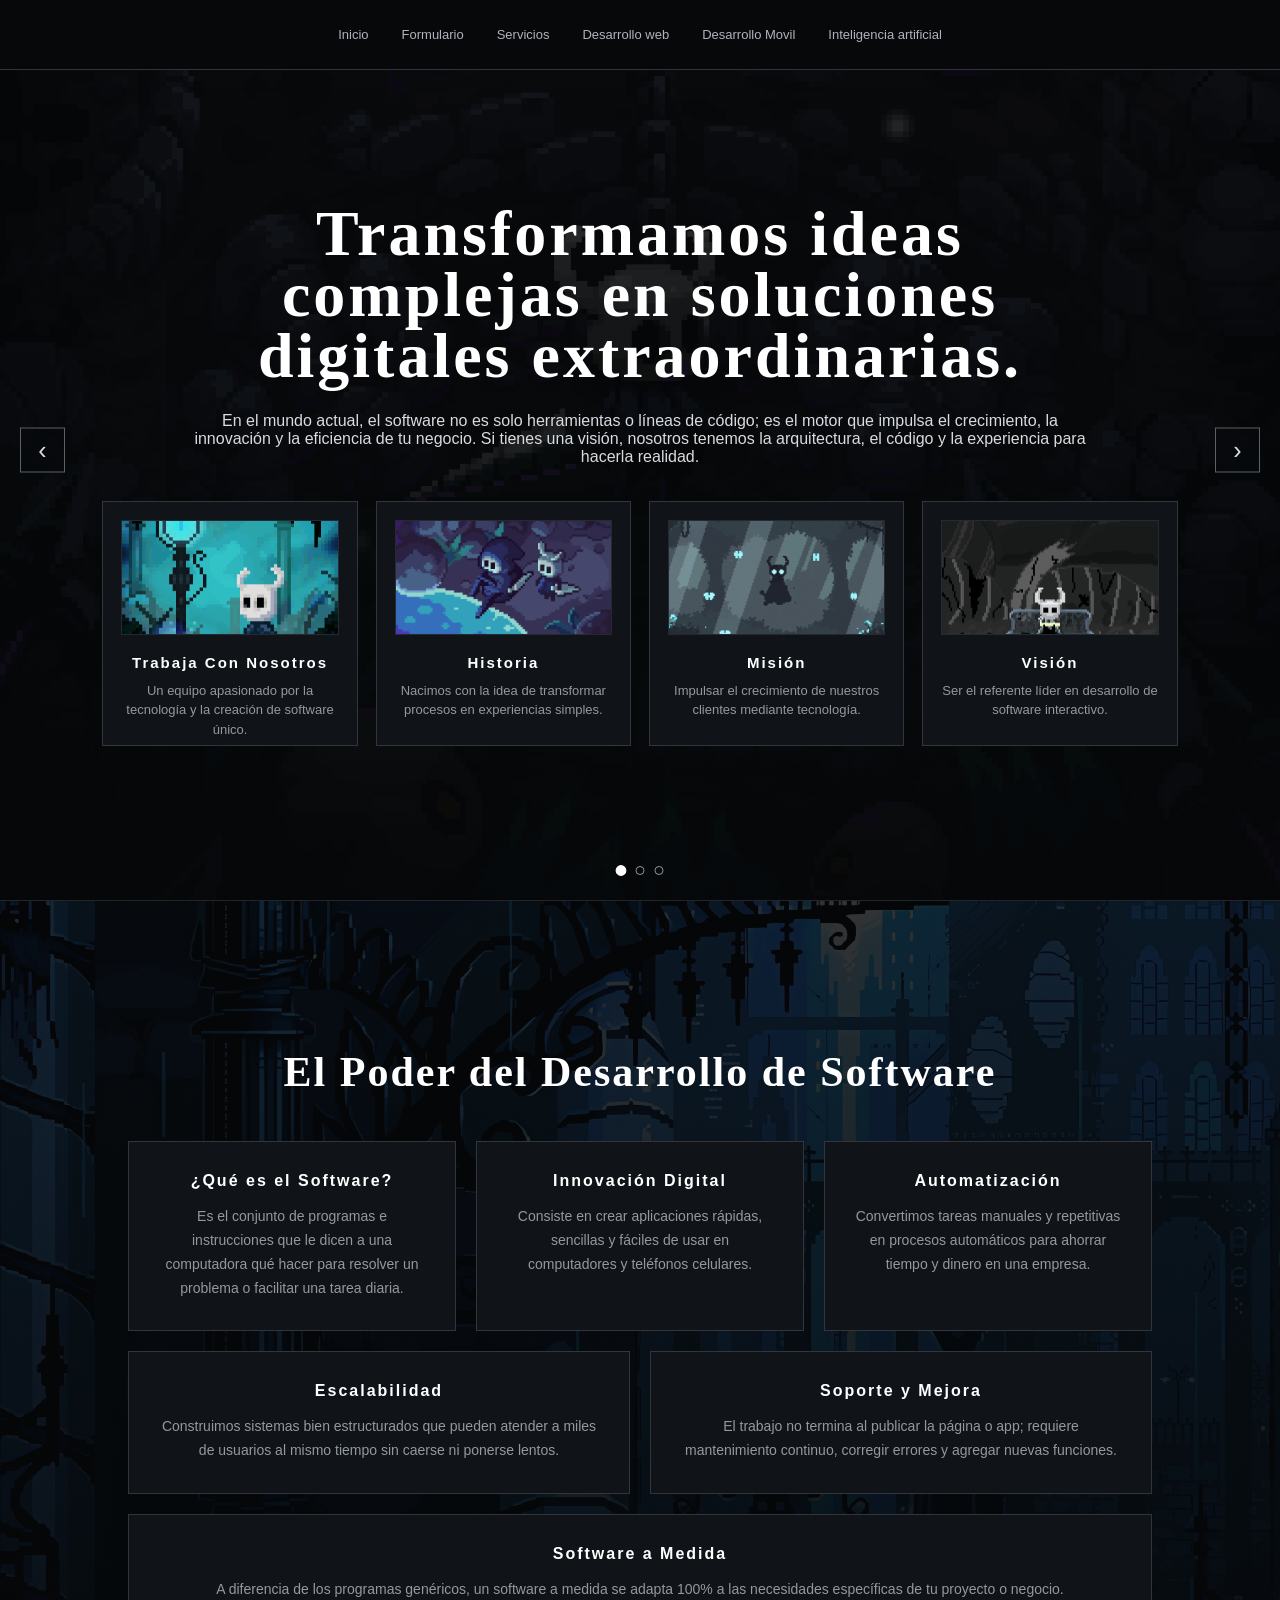
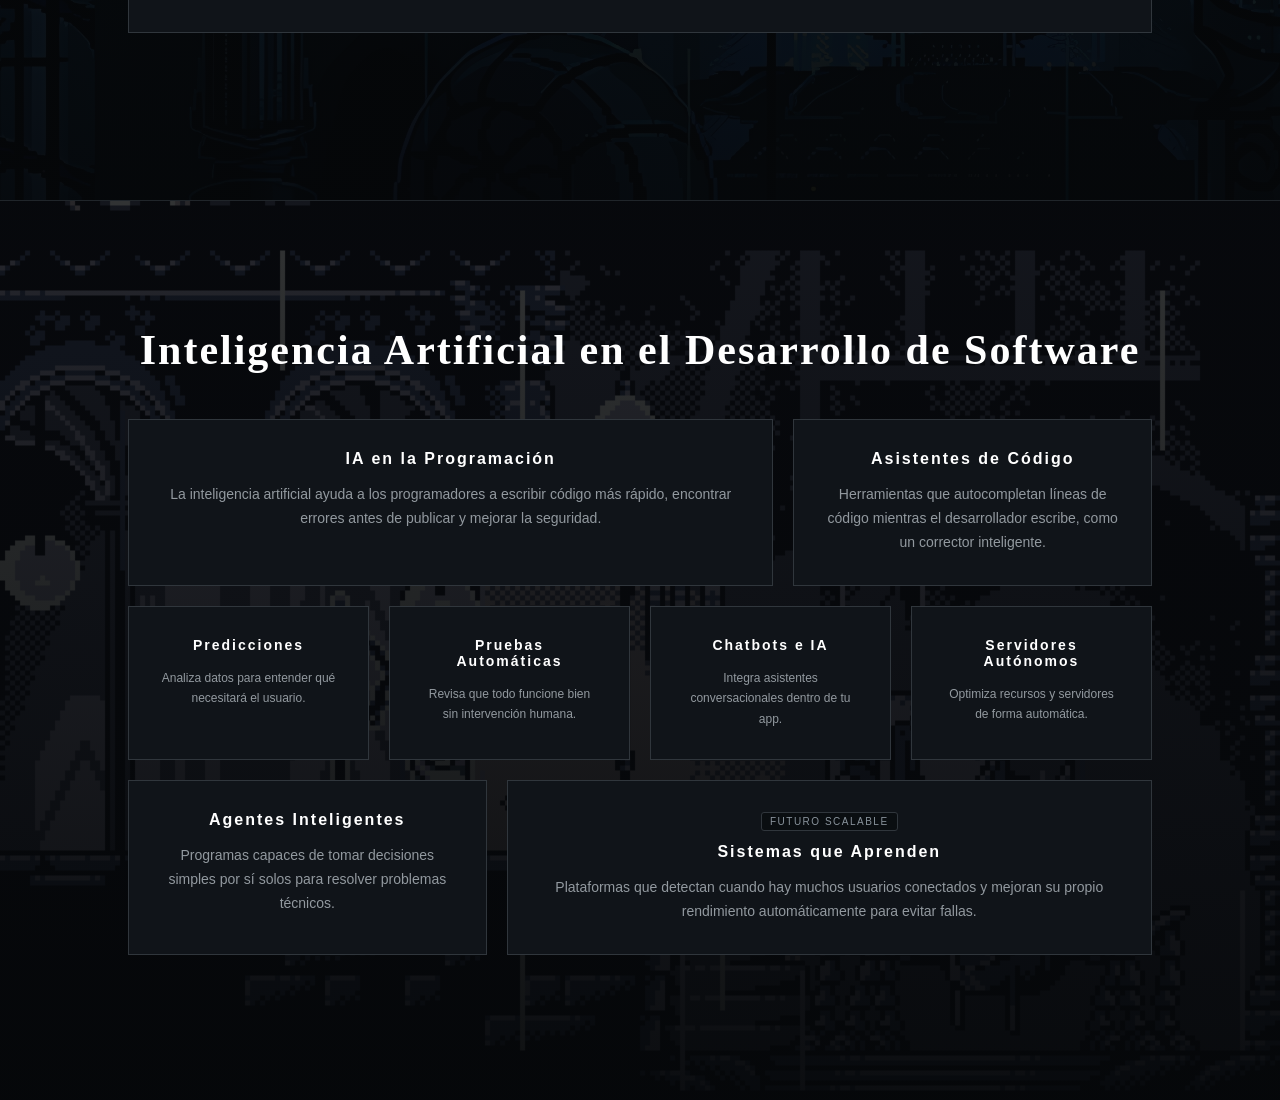
<file: index.html>
<!DOCTYPE html>
<html lang="es">
<head>
    <meta charset="UTF-8">
    <meta name="viewport" content="width=device-width, initial-scale=1.0">
    <title>Mi Sitio Web - Modo Libro</title>
    <link rel="stylesheet" type="text/css" href="pagina_principal.css">
</head>
<body>

    <div id="menu">
   
        <ul>
            
            <li class="item"><a href="#">Inicio</a></li>
            <li class="item"><a href="formu.html">Formulario</a></li>
            <li class="item"><a href="servicios.html">Servicios</a></li>
            <li class="item"><a href="desarrollo-web.html">Desarrollo web</a></li>
            <li class="item"><a href="desarrollo-movil.html">Desarrollo Movil</a></li>
            <li class="item"><a href="inteligencia.html">Inteligencia artificial</a></li>
         
    </div>

   
    <div class="slider-container" id="slider">
        
        <section class="pantalla pagina-inicio">
            <div class="contenido-seccion">
                
                <div id="texto">  
                    <h1>Transformamos ideas complejas en soluciones digitales extraordinarias.</h1> 
                    <br>
                    En el mundo actual, el software no es solo herramientas o líneas de código; es el motor que impulsa el crecimiento, la innovación y la eficiencia de tu negocio. Si tienes una visión, nosotros tenemos la arquitectura, el código y la experiencia para hacerla realidad.
                </div>

                <div class="contenedor-tarjetas">
                    
                    <a href="trabaja.html">
                        <div class="tarjeta-info">
                            <div class="tarjeta-imagen">
                                <img src="historia.gif" alt="Nosotros">
                            </div>
                            <h3>Trabaja Con Nosotros</h3>
                            <p>Un equipo apasionado por la tecnología y la creación de software único.</p>
                        </div>
                    </a>

                    <a href="historia.html">
                        <div class="tarjeta-info">
                            <div class="tarjeta-imagen">
                                <img src="historia2.webp" alt="Historia">
                            </div>
                            <h3>Historia</h3>
                            <p>Nacimos con la idea de transformar procesos en experiencias simples.</p>
                        </div>
                    </a>

                    <a href="mision.html">
                        <div class="tarjeta-info">
                            <div class="tarjeta-imagen">
                                <img src="hisoria3.gif" alt="Misión">
                            </div>
                            <h3>Misión</h3>
                            <p>Impulsar el crecimiento de nuestros clientes mediante tecnología.</p>
                        </div>
                    </a>

                    <a href="vision.html">
                        <div class="tarjeta-info">
                            <div class="tarjeta-imagen">
                                <img src="historia4.gif" alt="Visión">
                            </div>
                            <h3>Visión</h3>
                            <p>Ser el referente líder en desarrollo de software interactivo.</p>
                        </div>
                    </a>

                </div>

            </div>
        </section>

        <section class="pantalla pagina-servicios">
            <div class="contenido-seccion">
                
                <div id="texto">
                    <h1>Nuestros Servicios</h1>
                    <br>
                    Creamos soluciones tecnológicas a tu medida. Desde páginas web dinámicas hasta integraciones de inteligencia artificial y aplicaciones móviles de alto rendimiento.
                </div>

                <div class="contenedor-tarjetas">
                    
                    <a href="trabaja.html" class="tarjeta-enlace">
                        <div class="tarjeta-info">
                            <div class="tarjeta-imagen">
                                <img src="historia.gif" alt="Nosotros">
                            </div>
                            <h3>Trabaja Con Nosotros</h3>
                            <p>Un equipo apasionado por la tecnología y la creación de software único.</p>
                        </div>
                    </a>

                    <a href="historia.html">
                        <div class="tarjeta-info">
                            <div class="tarjeta-imagen">
                                <img src="historia2.webp" alt="Historia">
                            </div>
                            <h3>Historia</h3>
                            <p>Nacimos con la idea de transformar procesos en experiencias simples.</p>
                        </div>
                    </a>

                    <a href="mision.html">
                        <div class="tarjeta-info">
                            <div class="tarjeta-imagen">
                                <img src="hisoria3.gif" alt="Misión">
                            </div>
                            <h3>Misión</h3>
                            <p>Impulsar el crecimiento de nuestros clientes mediante tecnología.</p>
                        </div>
                    </a>

                    <a href="vision.html">
                        <div class="tarjeta-info">
                            <div class="tarjeta-imagen">
                                <img src="historia4.gif" alt="Visión">
                            </div>
                            <h3>Visión</h3>
                            <p>Ser el referente líder en desarrollo de software interactivo.</p>
                        </div>
                    </a>

                </div>

            </div>
        </section>

        <section class="pantalla pagina-contacto">
            <div class="contenido-seccion">
                
                <div id="texto">
                    <h1>¿Listo para iniciar tu proyecto?</h1>
                    <br>
                    Explora el menú superior para conocer nuestros formularios de contacto, revisar ofertas exclusivas o ver nuestros componentes de hardware recomendados.
                </div>

                <div class="contenedor-tarjetas">
                    
                    <a href="trabaja.html" class="tarjeta-enlace">
                        <div class="tarjeta-info">
                            <div class="tarjeta-imagen">
                                <img src="historia.gif" alt="Nosotros">
                            </div>
                            <h3>Trabaja Con Nosotros</h3>
                            <p>Un equipo apasionado por la tecnología y la creación de software único.</p>
                        </div>
                    </a>

                    <a href="historia.html">
                        <div class="tarjeta-info">
                            <div class="tarjeta-imagen">
                                <img src="historia2.webp" alt="Historia">
                            </div>
                            <h3>Historia</h3>
                            <p>Nacimos con la idea de transformar procesos en experiencias simples.</p>
                        </div>
                    </a>

                    <a href="mision.html">
                        <div class="tarjeta-info">
                            <div class="tarjeta-imagen">
                                <img src="hisoria3.gif" alt="Misión">
                            </div>
                            <h3>Misión</h3>
                            <p>Impulsar el crecimiento de nuestros clientes mediante tecnología.</p>
                        </div>
                    </a>

                    <a href="vision.html">
                        <div class="tarjeta-info">
                            <div class="tarjeta-imagen">
                                <img src="historia4.gif" alt="Visión">
                            </div>
                            <h3>Visión</h3>
                            <p>Ser el referente líder en desarrollo de software interactivo.</p>
                        </div>
                    </a>

                </div>

            </div>
        </section>

    </div>

    <!-- NUEVA SECCIÓN DEBAJO DEL SLIDER COMPLETO -->
<section class="seccion-abajo">
    <div class="contenido-abajo">
        <h2 class="titulo-ia">El Poder del Desarrollo de Software</h2>
        
        <!--  3 Cajas -->
        <div class="contenedor-cajas-nuevas fila-3">
            <div class="caja-opaca">
                <h3>¿Qué es el Software?</h3>
                <p>Es el conjunto de programas e instrucciones que le dicen a una computadora qué hacer para resolver un problema o facilitar una tarea diaria.</p>
            </div>

            <div class="caja-opaca">
                <h3>Innovación Digital</h3>
                <p>Consiste en crear aplicaciones rápidas, sencillas y fáciles de usar en computadores y teléfonos celulares.</p>
            </div>

            <div class="caja-opaca">
                <h3>Automatización</h3>
                <p>Convertimos tareas manuales y repetitivas en procesos automáticos para ahorrar tiempo y dinero en una empresa.</p>
            </div>
        </div>

        <!-- 2 Cajas -->
        <div class="contenedor-cajas-nuevas fila-2">
            <div class="caja-opaca">
                <h3>Escalabilidad</h3>
                <p>Construimos sistemas bien estructurados que pueden atender a miles de usuarios al mismo tiempo sin caerse ni ponerse lentos.</p>
            </div>

            <div class="caja-opaca">
                <h3>Soporte y Mejora</h3>
                <p>El trabajo no termina al publicar la página o app; requiere mantenimiento continuo, corregir errores y agregar nuevas funciones.</p>
            </div>
        </div>

        <!--  1 Caja -->
        <div class="contenedor-cajas-nuevas fila-1">
            <div class="caja-opaca">
                <h3>Software a Medida</h3>
                <p>A diferencia de los programas genéricos, un software a medida se adapta 100% a las necesidades específicas de tu proyecto o negocio.</p>
            </div>
        </div>

    </div>
</section>


<!--  INTELIGENCIA ARTIFICIAL EN EL DESARROLLO DE SOFTWARE -->
<section class="seccion-abajo seccion-ia">
    <div class="contenido-abajo">
        <h2 class="titulo-ia">Inteligencia Artificial en el Desarrollo de Software</h2>
        
   
        <div class="contenedor-cajas-nuevas fila-asimetrica-1">
            <div class="caja-opaca caja-destacada">
           
                <h3>IA en la Programación</h3>
                <p>La inteligencia artificial ayuda a los programadores a escribir código más rápido, encontrar errores antes de publicar y mejorar la seguridad.</p>
            </div>

            <div class="caja-opaca">
                <h3>Asistentes de Código</h3>
                <p>Herramientas que autocompletan líneas de código mientras el desarrollador escribe, como un corrector inteligente.</p>
            </div>
        </div>

    
        <div class="contenedor-cajas-nuevas fila-cuatro">
            <div class="caja-opaca caja-mini">
                <h3>Predicciones</h3>
                <p>Analiza datos para entender qué necesitará el usuario.</p>
            </div>

            <div class="caja-opaca caja-mini">
                <h3>Pruebas Automáticas</h3>
                <p>Revisa que todo funcione bien sin intervención humana.</p>
            </div>

            <div class="caja-opaca caja-mini">
                <h3>Chatbots e IA</h3>
                <p>Integra asistentes conversacionales dentro de tu app.</p>
            </div>

            <div class="caja-opaca caja-mini">
                <h3>Servidores Autónomos</h3>
                <p>Optimiza recursos y servidores de forma automática.</p>
            </div>
        </div>

        <div class="contenedor-cajas-nuevas fila-asimetrica-2">
            <div class="caja-opaca">
                <h3>Agentes Inteligentes</h3>
                <p>Programas capaces de tomar decisiones simples por sí solos para resolver problemas técnicos.</p>
            </div>

            <div class="caja-opaca caja-destacada">
                <span class="badge-ia">Futuro Scalable</span>
                <h3>Sistemas que Aprenden</h3>
                <p>Plataformas que detectan cuando hay muchos usuarios conectados y mejoran su propio rendimiento automáticamente para evitar fallas.</p>
            </div>
        </div>

    </div>
</section>

    <script src="movimiento.js"></script>

</body>
</html>
</file>
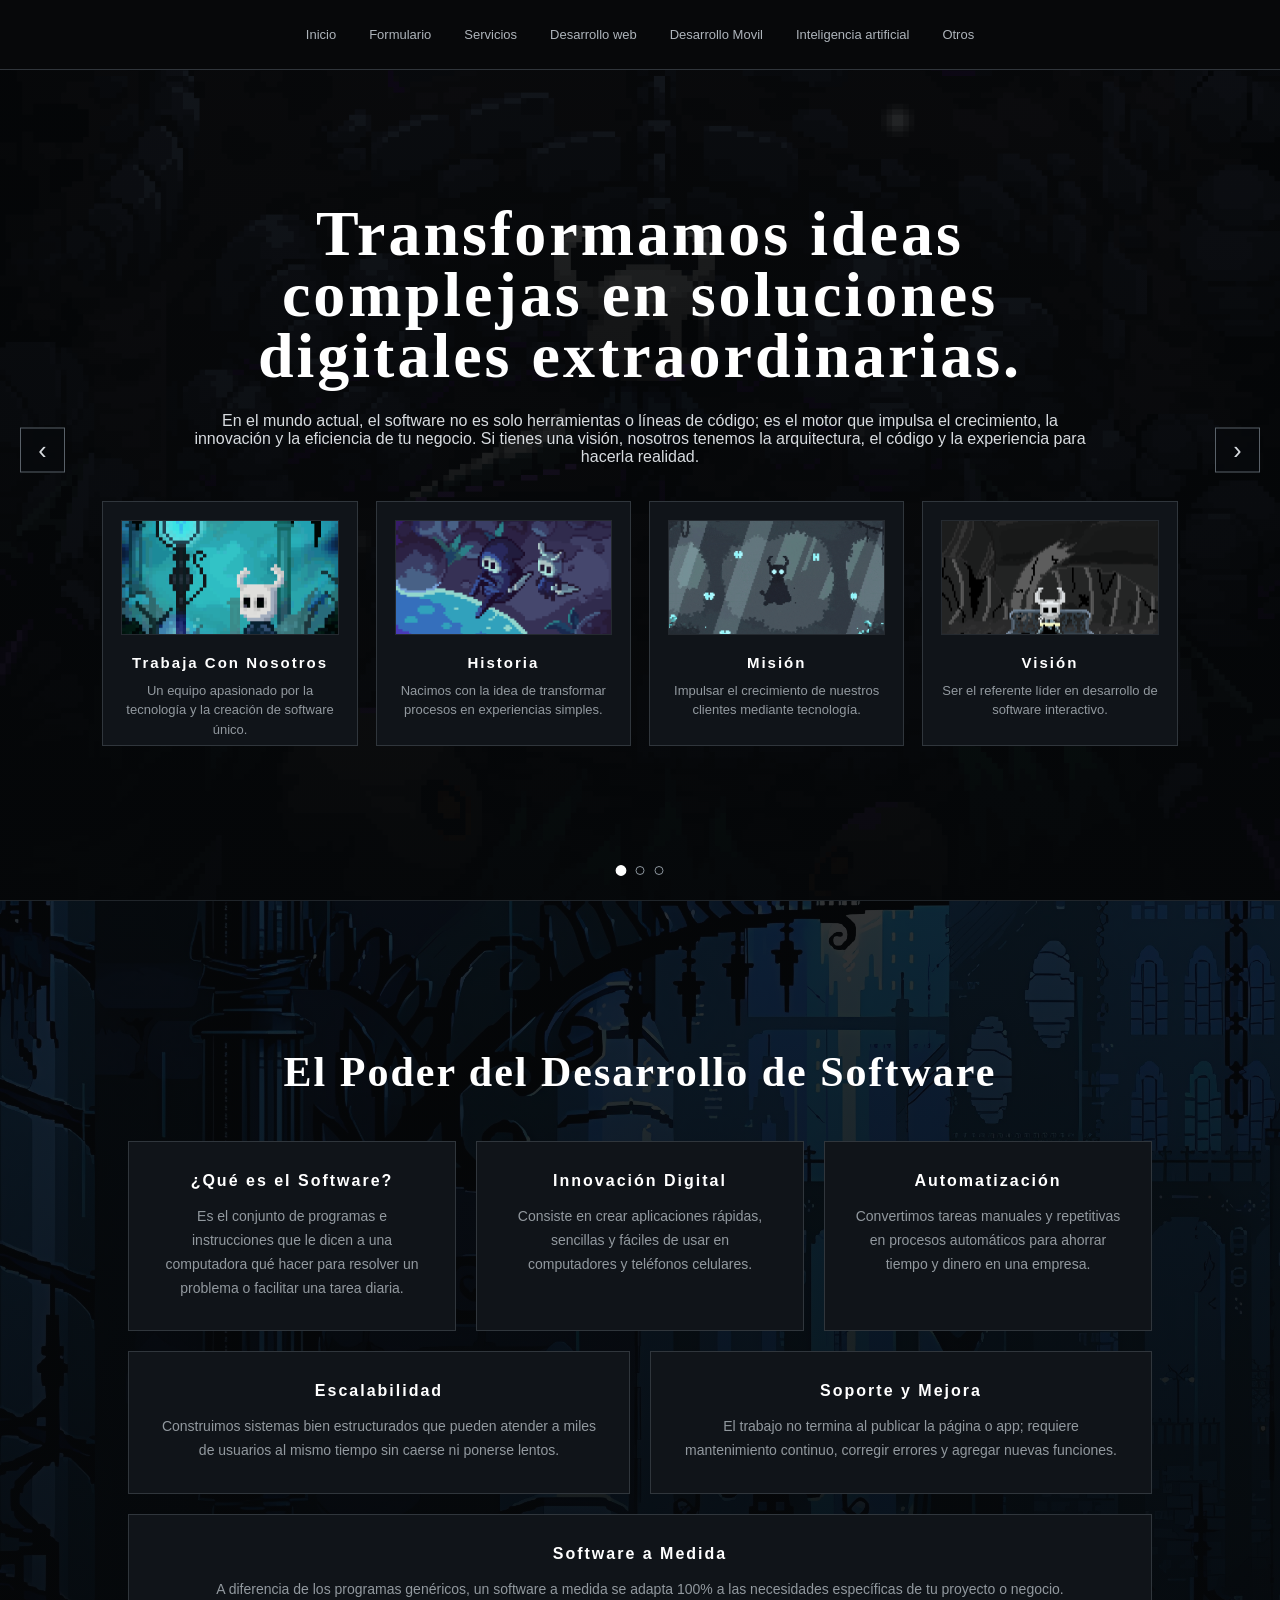
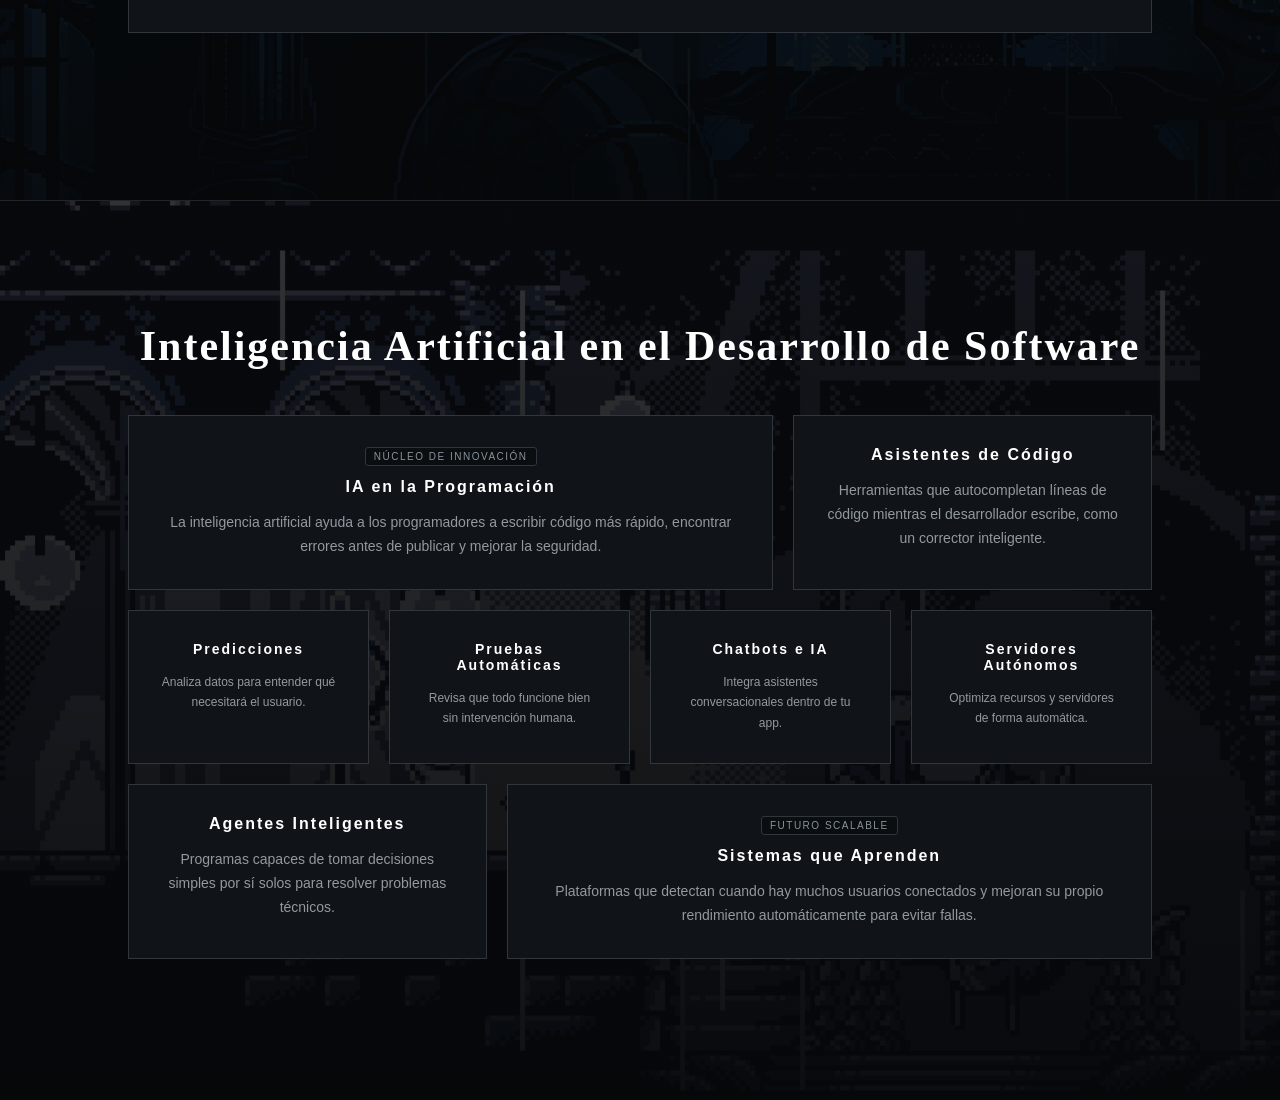
<file: algo nuevo/index.html>
<!DOCTYPE html>
<html lang="es">
<head>
    <meta charset="UTF-8">
    <meta name="viewport" content="width=device-width, initial-scale=1.0">
    <title>Mi Sitio Web - Modo Libro</title>
    <link rel="stylesheet" type="text/css" href="pagina_principal.css">
</head>
<body>

    <div id="menu">
        <ul>
            <li class="item"><a href="#">Inicio</a></li>
            <li class="item"><a href="formu.html">Formulario</a></li>
            <li class="item"><a href="servicios.html">Servicios</a></li>
            <li class="item"><a href="desarrollo-web.html">Desarrollo web</a></li>
            <li class="item"><a href="desarrollo-movil.html">Desarrollo Movil</a></li>
            <li class="item"><a href="inteligencia.html">Inteligencia artificial</a></li>
            <li class="item"><a href="#">Otros</a>
                <ul id="desple4">
                    <li><a href="teclado_mecanico.html">/a></li>
                    <li><a href="teclados_membrana.html"></a></li>
                    <li><a href="teclado-semi.html"></a></li>
                </ul>
            </li>
        </ul>
    </div>

   
    <div class="slider-container" id="slider">
        
        <section class="pantalla pagina-inicio">
            <div class="contenido-seccion">
                
                <div id="texto">  
                    <h1>Transformamos ideas complejas en soluciones digitales extraordinarias.</h1> 
                    <br>
                    En el mundo actual, el software no es solo herramientas o líneas de código; es el motor que impulsa el crecimiento, la innovación y la eficiencia de tu negocio. Si tienes una visión, nosotros tenemos la arquitectura, el código y la experiencia para hacerla realidad.
                </div>

                <div class="contenedor-tarjetas">
                    
                    <a href="trabaja.html">
                        <div class="tarjeta-info">
                            <div class="tarjeta-imagen">
                                <img src="historia.gif" alt="Nosotros">
                            </div>
                            <h3>Trabaja Con Nosotros</h3>
                            <p>Un equipo apasionado por la tecnología y la creación de software único.</p>
                        </div>
                    </a>

                    <a href="historia.html">
                        <div class="tarjeta-info">
                            <div class="tarjeta-imagen">
                                <img src="historia2.webp" alt="Historia">
                            </div>
                            <h3>Historia</h3>
                            <p>Nacimos con la idea de transformar procesos en experiencias simples.</p>
                        </div>
                    </a>

                    <a href="mision.html">
                        <div class="tarjeta-info">
                            <div class="tarjeta-imagen">
                                <img src="hisoria3.gif" alt="Misión">
                            </div>
                            <h3>Misión</h3>
                            <p>Impulsar el crecimiento de nuestros clientes mediante tecnología.</p>
                        </div>
                    </a>

                    <a href="vision.html">
                        <div class="tarjeta-info">
                            <div class="tarjeta-imagen">
                                <img src="historia4.gif" alt="Visión">
                            </div>
                            <h3>Visión</h3>
                            <p>Ser el referente líder en desarrollo de software interactivo.</p>
                        </div>
                    </a>

                </div>

            </div>
        </section>

        <section class="pantalla pagina-servicios">
            <div class="contenido-seccion">
                
                <div id="texto">
                    <h1>Nuestros Servicios</h1>
                    <br>
                    Creamos soluciones tecnológicas a tu medida. Desde páginas web dinámicas hasta integraciones de inteligencia artificial y aplicaciones móviles de alto rendimiento.
                </div>

                <div class="contenedor-tarjetas">
                    
                    <a href="trabaja.html" class="tarjeta-enlace">
                        <div class="tarjeta-info">
                            <div class="tarjeta-imagen">
                                <img src="historia.gif" alt="Nosotros">
                            </div>
                            <h3>Trabaja Con Nosotros</h3>
                            <p>Un equipo apasionado por la tecnología y la creación de software único.</p>
                        </div>
                    </a>

                    <a href="historia.html">
                        <div class="tarjeta-info">
                            <div class="tarjeta-imagen">
                                <img src="historia2.webp" alt="Historia">
                            </div>
                            <h3>Historia</h3>
                            <p>Nacimos con la idea de transformar procesos en experiencias simples.</p>
                        </div>
                    </a>

                    <a href="mision.html">
                        <div class="tarjeta-info">
                            <div class="tarjeta-imagen">
                                <img src="hisoria3.gif" alt="Misión">
                            </div>
                            <h3>Misión</h3>
                            <p>Impulsar el crecimiento de nuestros clientes mediante tecnología.</p>
                        </div>
                    </a>

                    <a href="vision.html">
                        <div class="tarjeta-info">
                            <div class="tarjeta-imagen">
                                <img src="historia4.gif" alt="Visión">
                            </div>
                            <h3>Visión</h3>
                            <p>Ser el referente líder en desarrollo de software interactivo.</p>
                        </div>
                    </a>

                </div>

            </div>
        </section>

        <section class="pantalla pagina-contacto">
            <div class="contenido-seccion">
                
                <div id="texto">
                    <h1>¿Listo para iniciar tu proyecto?</h1>
                    <br>
                    Explora el menú superior para conocer nuestros formularios de contacto, revisar ofertas exclusivas o ver nuestros componentes de hardware recomendados.
                </div>

                <div class="contenedor-tarjetas">
                    
                    <a href="trabaja.html" class="tarjeta-enlace">
                        <div class="tarjeta-info">
                            <div class="tarjeta-imagen">
                                <img src="historia.gif" alt="Nosotros">
                            </div>
                            <h3>Trabaja Con Nosotros</h3>
                            <p>Un equipo apasionado por la tecnología y la creación de software único.</p>
                        </div>
                    </a>

                    <a href="historia.html">
                        <div class="tarjeta-info">
                            <div class="tarjeta-imagen">
                                <img src="historia2.webp" alt="Historia">
                            </div>
                            <h3>Historia</h3>
                            <p>Nacimos con la idea de transformar procesos en experiencias simples.</p>
                        </div>
                    </a>

                    <a href="mision.html">
                        <div class="tarjeta-info">
                            <div class="tarjeta-imagen">
                                <img src="hisoria3.gif" alt="Misión">
                            </div>
                            <h3>Misión</h3>
                            <p>Impulsar el crecimiento de nuestros clientes mediante tecnología.</p>
                        </div>
                    </a>

                    <a href="vision.html">
                        <div class="tarjeta-info">
                            <div class="tarjeta-imagen">
                                <img src="historia4.gif" alt="Visión">
                            </div>
                            <h3>Visión</h3>
                            <p>Ser el referente líder en desarrollo de software interactivo.</p>
                        </div>
                    </a>

                </div>

            </div>
        </section>

    </div>

    <!-- NUEVA SECCIÓN DEBAJO DEL SLIDER COMPLETO -->
<!-- SECCIÓN 1: EL PODER DEL DESARROLLO DE SOFTWARE -->
<section class="seccion-abajo">
    <div class="contenido-abajo">
        <h2 class="titulo-ia">El Poder del Desarrollo de Software</h2>
        
        <!-- Fila 1: 3 Cajas -->
        <div class="contenedor-cajas-nuevas fila-3">
            <div class="caja-opaca">
                <h3>¿Qué es el Software?</h3>
                <p>Es el conjunto de programas e instrucciones que le dicen a una computadora qué hacer para resolver un problema o facilitar una tarea diaria.</p>
            </div>

            <div class="caja-opaca">
                <h3>Innovación Digital</h3>
                <p>Consiste en crear aplicaciones rápidas, sencillas y fáciles de usar en computadores y teléfonos celulares.</p>
            </div>

            <div class="caja-opaca">
                <h3>Automatización</h3>
                <p>Convertimos tareas manuales y repetitivas en procesos automáticos para ahorrar tiempo y dinero en una empresa.</p>
            </div>
        </div>

        <!-- Fila 2: 2 Cajas -->
        <div class="contenedor-cajas-nuevas fila-2">
            <div class="caja-opaca">
                <h3>Escalabilidad</h3>
                <p>Construimos sistemas bien estructurados que pueden atender a miles de usuarios al mismo tiempo sin caerse ni ponerse lentos.</p>
            </div>

            <div class="caja-opaca">
                <h3>Soporte y Mejora</h3>
                <p>El trabajo no termina al publicar la página o app; requiere mantenimiento continuo, corregir errores y agregar nuevas funciones.</p>
            </div>
        </div>

        <!-- Fila 3: 1 Caja -->
        <div class="contenedor-cajas-nuevas fila-1">
            <div class="caja-opaca">
                <h3>Software a Medida</h3>
                <p>A diferencia de los programas genéricos, un software a medida se adapta 100% a las necesidades específicas de tu proyecto o negocio.</p>
            </div>
        </div>

    </div>
</section>


<!-- SECCIÓN 2: INTELIGENCIA ARTIFICIAL EN EL DESARROLLO DE SOFTWARE -->
<section class="seccion-abajo seccion-ia">
    <div class="contenido-abajo">
        <h2 class="titulo-ia">Inteligencia Artificial en el Desarrollo de Software</h2>
        
        <!-- Fila 1: Asimétrica (1.8fr y 1fr) -->
        <div class="contenedor-cajas-nuevas fila-asimetrica-1">
            <div class="caja-opaca caja-destacada">
                <span class="badge-ia">Núcleo de Innovación</span>
                <h3>IA en la Programación</h3>
                <p>La inteligencia artificial ayuda a los programadores a escribir código más rápido, encontrar errores antes de publicar y mejorar la seguridad.</p>
            </div>

            <div class="caja-opaca">
                <h3>Asistentes de Código</h3>
                <p>Herramientas que autocompletan líneas de código mientras el desarrollador escribe, como un corrector inteligente.</p>
            </div>
        </div>

        <!-- Fila 2: 4 Cajas pequeñas cuadradas -->
        <div class="contenedor-cajas-nuevas fila-cuatro">
            <div class="caja-opaca caja-mini">
                <h3>Predicciones</h3>
                <p>Analiza datos para entender qué necesitará el usuario.</p>
            </div>

            <div class="caja-opaca caja-mini">
                <h3>Pruebas Automáticas</h3>
                <p>Revisa que todo funcione bien sin intervención humana.</p>
            </div>

            <div class="caja-opaca caja-mini">
                <h3>Chatbots e IA</h3>
                <p>Integra asistentes conversacionales dentro de tu app.</p>
            </div>

            <div class="caja-opaca caja-mini">
                <h3>Servidores Autónomos</h3>
                <p>Optimiza recursos y servidores de forma automática.</p>
            </div>
        </div>

        <!-- Fila 3: Asimétrica (1fr y 1.8fr) -->
        <div class="contenedor-cajas-nuevas fila-asimetrica-2">
            <div class="caja-opaca">
                <h3>Agentes Inteligentes</h3>
                <p>Programas capaces de tomar decisiones simples por sí solos para resolver problemas técnicos.</p>
            </div>

            <div class="caja-opaca caja-destacada">
                <span class="badge-ia">Futuro Scalable</span>
                <h3>Sistemas que Aprenden</h3>
                <p>Plataformas que detectan cuando hay muchos usuarios conectados y mejoran su propio rendimiento automáticamente para evitar fallas.</p>
            </div>
        </div>

    </div>
</section>

    <script src="movimiento.js"></script>

</body>
</html>
</file>
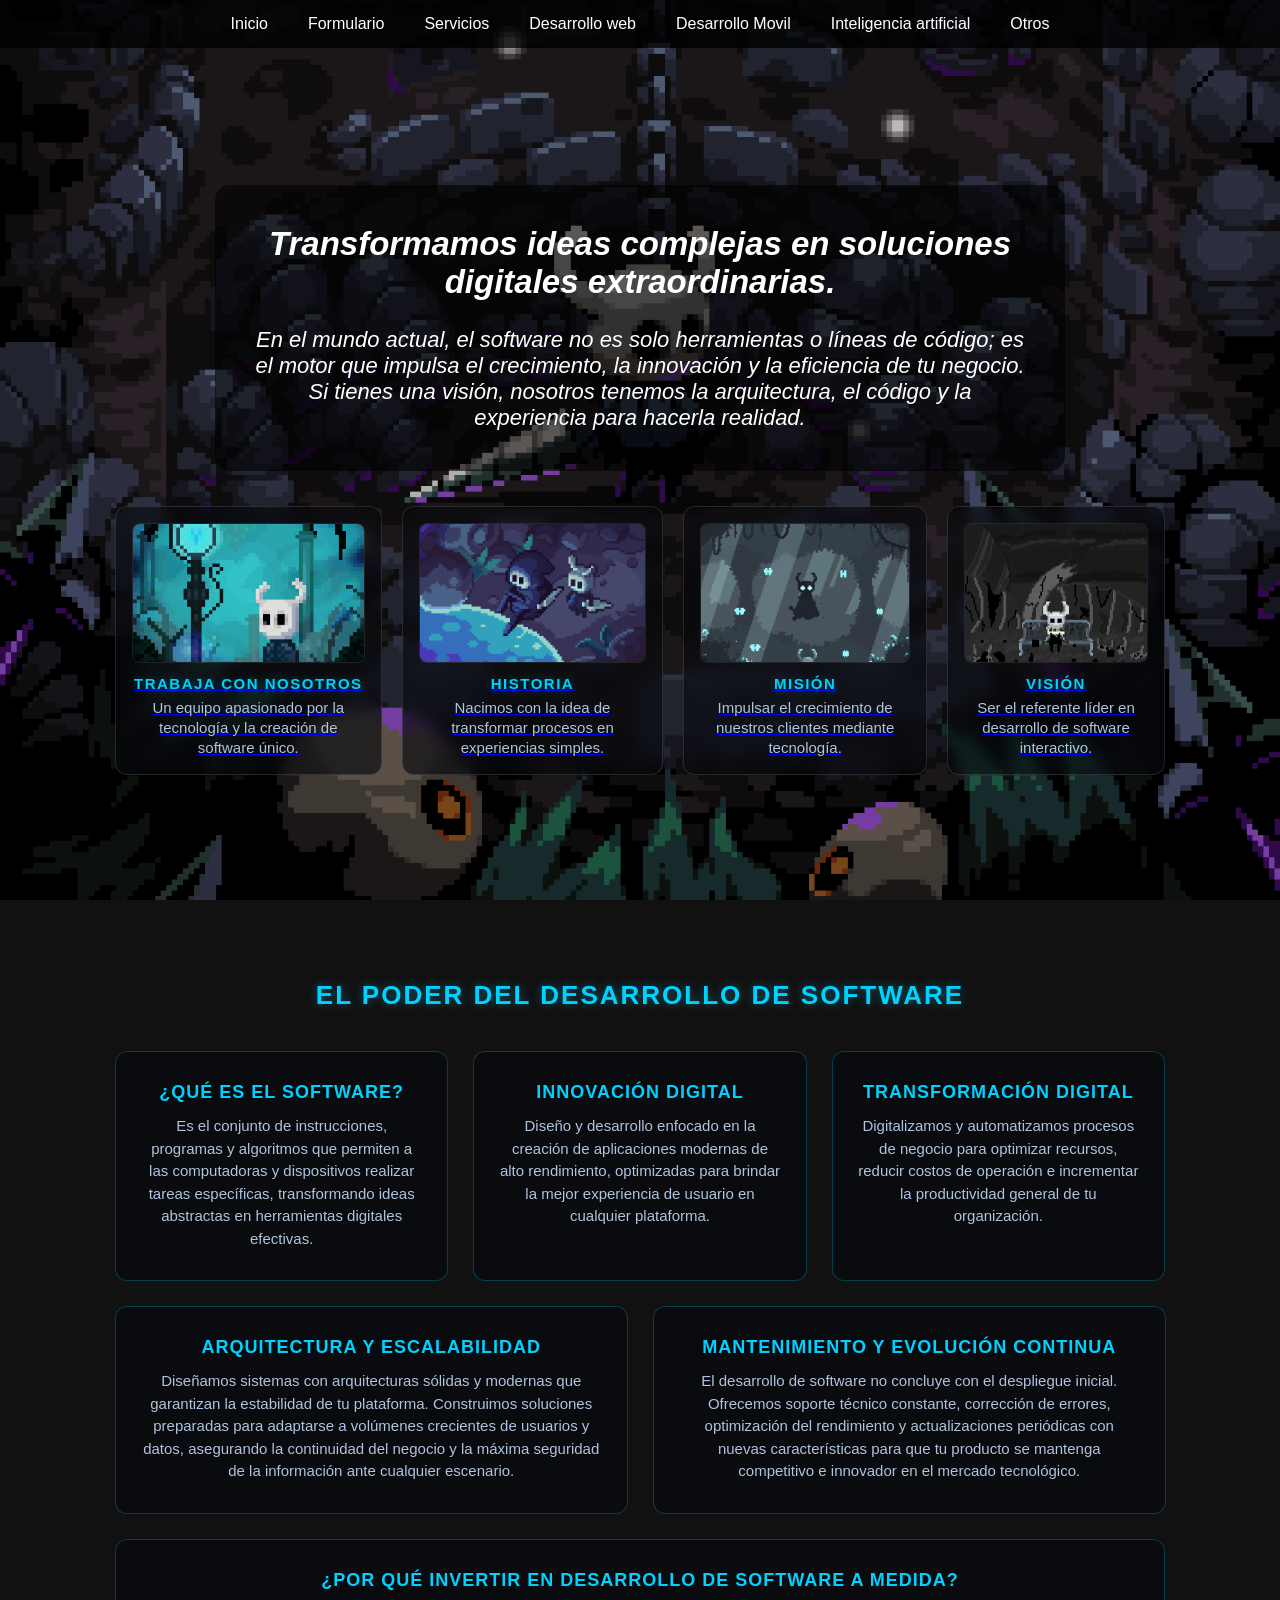
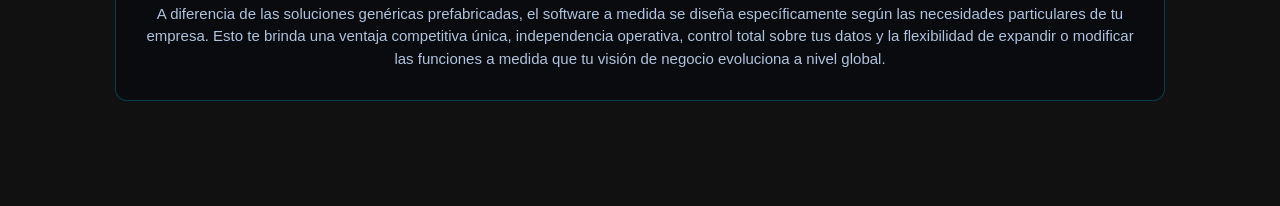
<file: Repositorio-erre-con-erre-cigarro-erre-con-erre-barill/algo nuevo/index.html>
<!DOCTYPE html>
<html lang="es">
<head>
    <meta charset="UTF-8">
    <meta name="viewport" content="width=device-width, initial-scale=1.0">
    <title>Mi Sitio Web - Modo Libro</title>
    <link rel="stylesheet" type="text/css" href="pagina_principal.css">
</head>
<body>

    <div id="menu">
        <ul>
            <li class="item"><a href="#">Inicio</a></li>
            <li class="item"><a href="formu.html">Formulario</a></li>
            <li class="item"><a href="servicios.html">Servicios</a></li>
            <li class="item"><a href="desarrollo-web.html">Desarrollo web</a></li>
            <li class="item"><a href="desarrollo-movil.html">Desarrollo Movil</a></li>
            <li class="item"><a href="#">Inteligencia artificial</a></li>
            <li class="item"><a href="#">Otros</a>
                <ul id="desple4">
                    <li><a href="teclado_mecanico.html">Mecanicos</a></li>
                    <li><a href="teclados_membrana.html">Membrana</a></li>
                    <li><a href="teclado-semi.html">Semi-mecanico</a></li>
                </ul>
            </li>
        </ul>
    </div>

    <!-- CONTENEDOR PRINCIPAL DEL SLIDER -->
    <div class="slider-container" id="slider">
        
        <section class="pantalla pagina-inicio">
            <div class="contenido-seccion">
                
                <div id="texto">  
                    <h1>Transformamos ideas complejas en soluciones digitales extraordinarias.</h1> 
                    <br>
                    En el mundo actual, el software no es solo herramientas o líneas de código; es el motor que impulsa el crecimiento, la innovación y la eficiencia de tu negocio. Si tienes una visión, nosotros tenemos la arquitectura, el código y la experiencia para hacerla realidad.
                </div>

                <div class="contenedor-tarjetas">
                    
                    <a href="trabaja.html">
                        <div class="tarjeta-info">
                            <div class="tarjeta-imagen">
                                <img src="historia.gif" alt="Nosotros">
                            </div>
                            <h3>Trabaja Con Nosotros</h3>
                            <p>Un equipo apasionado por la tecnología y la creación de software único.</p>
                        </div>
                    </a>

                    <a href="historia.html">
                        <div class="tarjeta-info">
                            <div class="tarjeta-imagen">
                                <img src="historia2.webp" alt="Historia">
                            </div>
                            <h3>Historia</h3>
                            <p>Nacimos con la idea de transformar procesos en experiencias simples.</p>
                        </div>
                    </a>

                    <a href="mision.html">
                        <div class="tarjeta-info">
                            <div class="tarjeta-imagen">
                                <img src="hisoria3.gif" alt="Misión">
                            </div>
                            <h3>Misión</h3>
                            <p>Impulsar el crecimiento de nuestros clientes mediante tecnología.</p>
                        </div>
                    </a>

                    <a href="vision.html">
                        <div class="tarjeta-info">
                            <div class="tarjeta-imagen">
                                <img src="historia4.gif" alt="Visión">
                            </div>
                            <h3>Visión</h3>
                            <p>Ser el referente líder en desarrollo de software interactivo.</p>
                        </div>
                    </a>

                </div>

            </div>
        </section>

        <section class="pantalla pagina-servicios">
            <div class="contenido-seccion">
                
                <div id="texto">
                    <h1>Nuestros Servicios</h1>
                    <br>
                    Creamos soluciones tecnológicas a tu medida. Desde páginas web dinámicas hasta integraciones de inteligencia artificial y aplicaciones móviles de alto rendimiento.
                </div>

                <div class="contenedor-tarjetas">
                    
                    <a href="trabaja.html" class="tarjeta-enlace">
                        <div class="tarjeta-info">
                            <div class="tarjeta-imagen">
                                <img src="historia.gif" alt="Nosotros">
                            </div>
                            <h3>Trabaja Con Nosotros</h3>
                            <p>Un equipo apasionado por la tecnología y la creación de software único.</p>
                        </div>
                    </a>

                    <a href="historia.html">
                        <div class="tarjeta-info">
                            <div class="tarjeta-imagen">
                                <img src="historia2.webp" alt="Historia">
                            </div>
                            <h3>Historia</h3>
                            <p>Nacimos con la idea de transformar procesos en experiencias simples.</p>
                        </div>
                    </a>

                    <a href="mision.html">
                        <div class="tarjeta-info">
                            <div class="tarjeta-imagen">
                                <img src="hisoria3.gif" alt="Misión">
                            </div>
                            <h3>Misión</h3>
                            <p>Impulsar el crecimiento de nuestros clientes mediante tecnología.</p>
                        </div>
                    </a>

                    <a href="vision.html">
                        <div class="tarjeta-info">
                            <div class="tarjeta-imagen">
                                <img src="historia4.gif" alt="Visión">
                            </div>
                            <h3>Visión</h3>
                            <p>Ser el referente líder en desarrollo de software interactivo.</p>
                        </div>
                    </a>

                </div>

            </div>
        </section>

        <section class="pantalla pagina-contacto">
            <div class="contenido-seccion">
                
                <div id="texto">
                    <h1>¿Listo para iniciar tu proyecto?</h1>
                    <br>
                    Explora el menú superior para conocer nuestros formularios de contacto, revisar ofertas exclusivas o ver nuestros componentes de hardware recomendados.
                </div>

                <div class="contenedor-tarjetas">
                    
                    <a href="trabaja.html" class="tarjeta-enlace">
                        <div class="tarjeta-info">
                            <div class="tarjeta-imagen">
                                <img src="historia.gif" alt="Nosotros">
                            </div>
                            <h3>Trabaja Con Nosotros</h3>
                            <p>Un equipo apasionado por la tecnología y la creación de software único.</p>
                        </div>
                    </a>

                    <a href="historia.html">
                        <div class="tarjeta-info">
                            <div class="tarjeta-imagen">
                                <img src="historia2.webp" alt="Historia">
                            </div>
                            <h3>Historia</h3>
                            <p>Nacimos con la idea de transformar procesos en experiencias simples.</p>
                        </div>
                    </a>

                    <a href="mision.html">
                        <div class="tarjeta-info">
                            <div class="tarjeta-imagen">
                                <img src="hisoria3.gif" alt="Misión">
                            </div>
                            <h3>Misión</h3>
                            <p>Impulsar el crecimiento de nuestros clientes mediante tecnología.</p>
                        </div>
                    </a>

                    <a href="vision.html">
                        <div class="tarjeta-info">
                            <div class="tarjeta-imagen">
                                <img src="historia4.gif" alt="Visión">
                            </div>
                            <h3>Visión</h3>
                            <p>Ser el referente líder en desarrollo de software interactivo.</p>
                        </div>
                    </a>

                </div>

            </div>
        </section>

    </div>

    <!-- NUEVA SECCIÓN DEBAJO DEL SLIDER COMPLETO -->
<section class="seccion-abajo">
    <div class="contenido-abajo">
        <h2>El Poder del Desarrollo de Software</h2>
        
        <!-- Primera fila: 3 Cajas -->
        <div class="contenedor-cajas-nuevas fila-3">
            <div class="caja-opaca">
                <h3>¿Qué es el Software?</h3>
                <p>Es el conjunto de instrucciones, programas y algoritmos que permiten a las computadoras y dispositivos realizar tareas específicas, transformando ideas abstractas en herramientas digitales efectivas.</p>
            </div>

            <div class="caja-opaca">
                <h3>Innovación Digital</h3>
                <p>Diseño y desarrollo enfocado en la creación de aplicaciones modernas de alto rendimiento, optimizadas para brindar la mejor experiencia de usuario en cualquier plataforma.</p>
            </div>

            <div class="caja-opaca">
                <h3>Transformación Digital</h3>
                <p>Digitalizamos y automatizamos procesos de negocio para optimizar recursos, reducir costos de operación e incrementar la productividad general de tu organización.</p>
            </div>
        </div>

        <!-- Segunda fila: 2 Cajas -->
        <div class="contenedor-cajas-nuevas fila-2">
            <div class="caja-opaca">
                <h3>Arquitectura y Escalabilidad</h3>
                <p>Diseñamos sistemas con arquitecturas sólidas y modernas que garantizan la estabilidad de tu plataforma. Construimos soluciones preparadas para adaptarse a volúmenes crecientes de usuarios y datos, asegurando la continuidad del negocio y la máxima seguridad de la información ante cualquier escenario.</p>
            </div>

            <div class="caja-opaca">
                <h3>Mantenimiento y Evolución Continua</h3>
                <p>El desarrollo de software no concluye con el despliegue inicial. Ofrecemos soporte técnico constante, corrección de errores, optimización del rendimiento y actualizaciones periódicas con nuevas características para que tu producto se mantenga competitivo e innovador en el mercado tecnológico.</p>
            </div>
        </div>

        <!-- Tercera fila: 1 Caja -->
        <div class="contenedor-cajas-nuevas fila-1">
            <div class="caja-opaca">
                <h3>¿Por qué Invertir en Desarrollo de Software a Medida?</h3>
                <p>A diferencia de las soluciones genéricas prefabricadas, el software a medida se diseña específicamente según las necesidades particulares de tu empresa. Esto te brinda una ventaja competitiva única, independencia operativa, control total sobre tus datos y la flexibilidad de expandir o modificar las funciones a medida que tu visión de negocio evoluciona a nivel global.</p>
            </div>
        </div>

    </div>
</section>


    <script src="movimiento.js"></script>

</body>
</html>
</file>
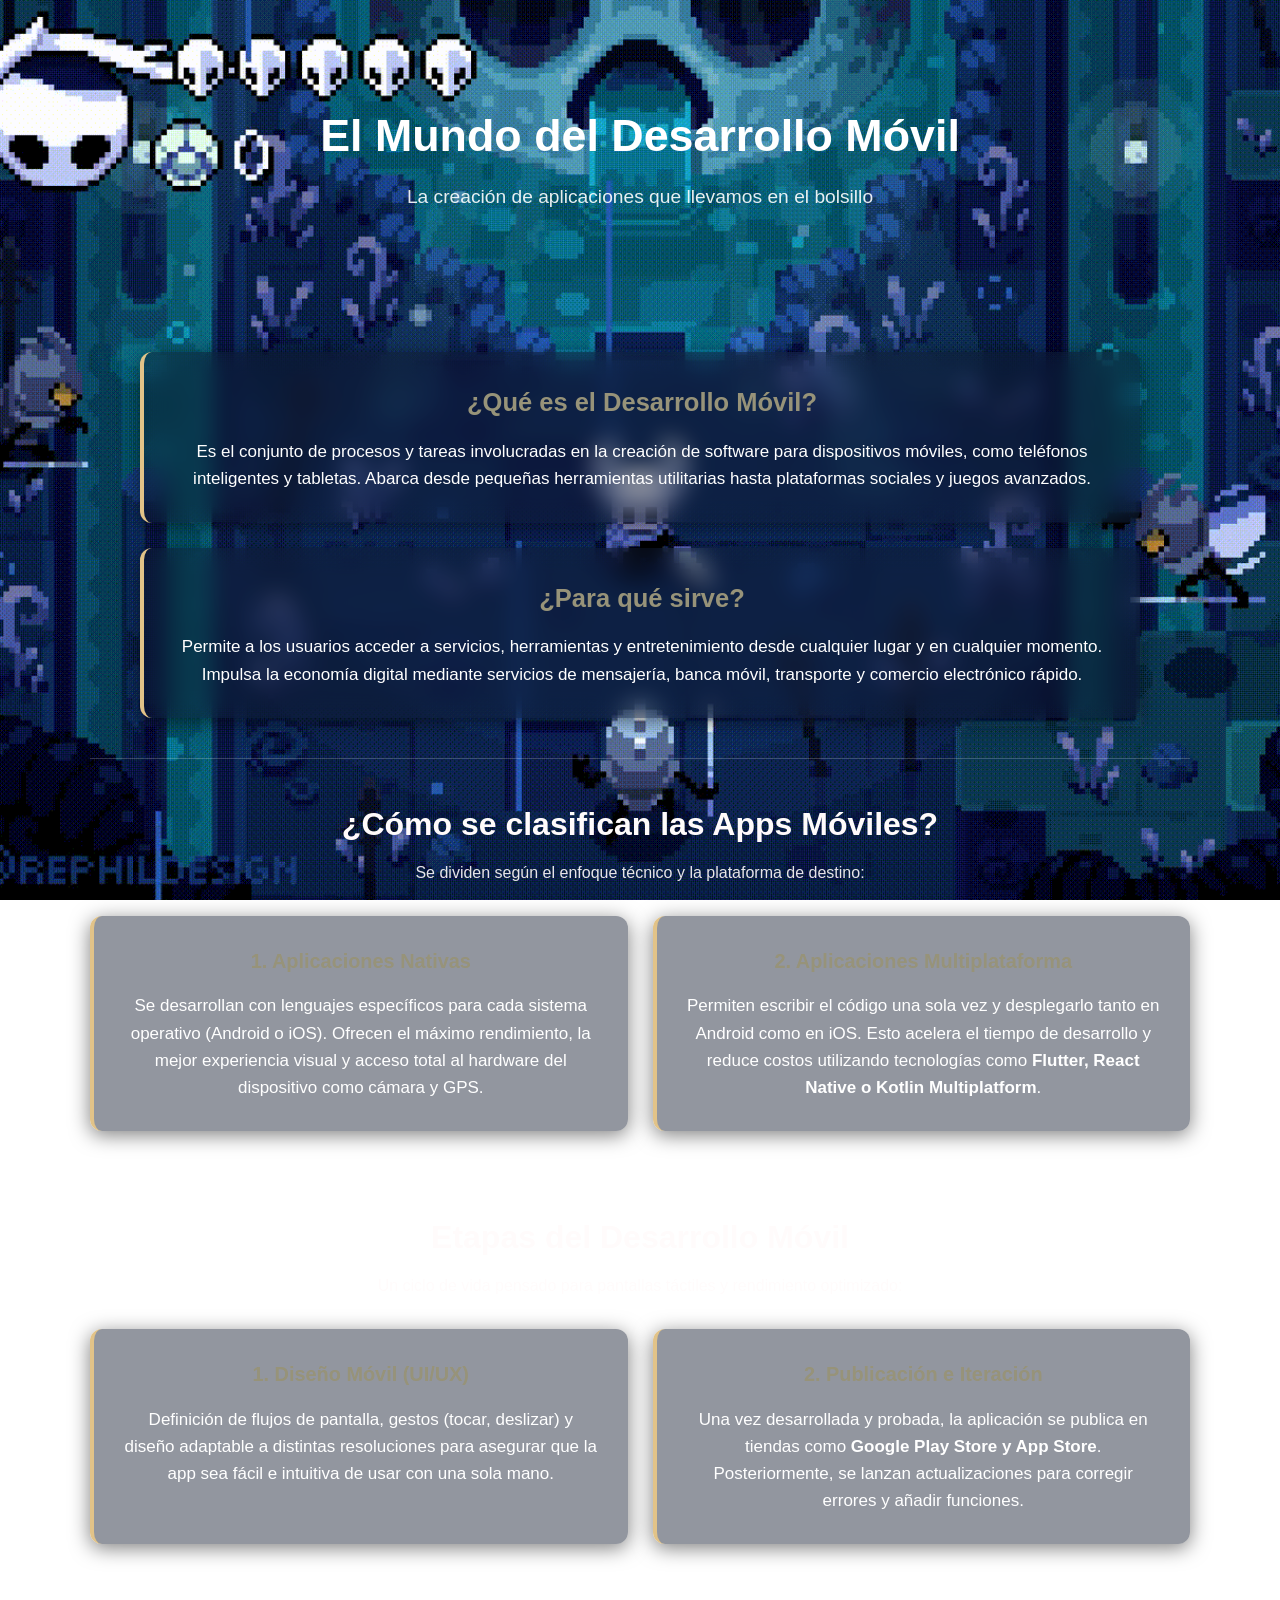
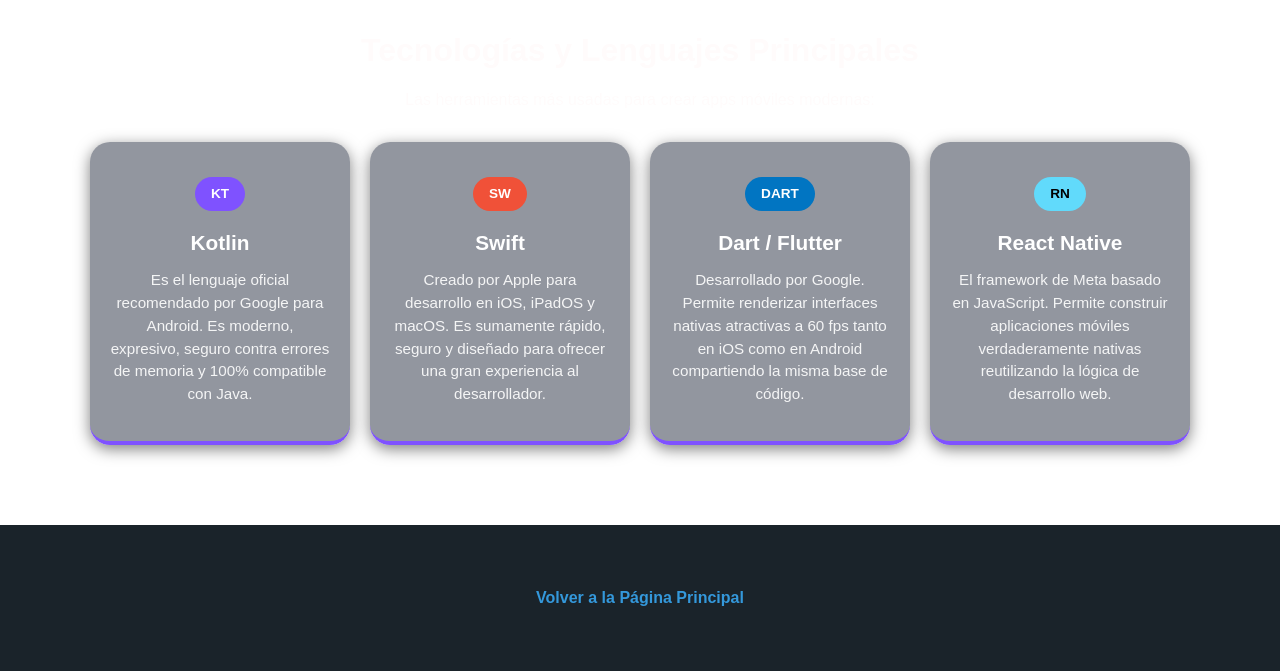
<file: desarrollo-movil.html>
<!DOCTYPE html>
<html lang="es">
<head>
    <meta charset="UTF-8">
    <meta name="viewport" content="width=device-width, initial-scale=1.0">
    <title>Desarrollo Móvil - Aprende más</title>
    <link rel="stylesheet" href="estilo-movil.css">
</head>
<body>

    <header class="cabecera">
        <div class="contenedor">
            <h1 class="titulo-principal">El Mundo del Desarrollo Móvil</h1>
            <p class="subtitulo-principal">La creación de aplicaciones que llevamos en el bolsillo</p>
        </div>
    </header>

    <main class="contenedor">
        

        <section class="seccion seccion-1">
            <div class="columnas">
                <div class="tarjeta">
                    <h2 class="titulo-tarjeta">¿Qué es el Desarrollo Móvil?</h2>
                    <p class="texto-tarjeta">Es el conjunto de procesos y tareas involucradas en la creación de software para dispositivos móviles, como teléfonos inteligentes y tabletas. Abarca desde pequeñas herramientas utilitarias hasta plataformas sociales y juegos avanzados.</p>
                </div>
                <div class="tarjeta">
                    <h2 class="titulo-tarjeta">¿Para qué sirve?</h2>
                    <p class="texto-tarjeta">Permite a los usuarios acceder a servicios, herramientas y entretenimiento desde cualquier lugar y en cualquier momento. Impulsa la economía digital mediante servicios de mensajería, banca móvil, transporte y comercio electrónico rápido.</p>
                </div>
            </div>
        </section>

        <hr class="linea-divisora">


        <section class="seccion seccion-2">
            <h2 class="titulo-seccion">¿Cómo se clasifican las Apps Móviles?</h2>
            <p class="subtitulo-seccion">Se dividen según el enfoque técnico y la plataforma de destino:</p>
            
            <div class="columnas">
                <div class="paso">
                    <h3 class="titulo-paso">1. Aplicaciones Nativas</h3>
                    <p class="texto-paso">Se desarrollan con lenguajes específicos para cada sistema operativo (Android o iOS). Ofrecen el máximo rendimiento, la mejor experiencia visual y acceso total al hardware del dispositivo como cámara y GPS.</p>
                </div>
                <div class="paso">
                    <h3 class="titulo-paso">2. Aplicaciones Multiplataforma</h3>
                    <p class="texto-paso">Permiten escribir el código una sola vez y desplegarlo tanto en Android como en iOS. Esto acelera el tiempo de desarrollo y reduce costos utilizando tecnologías como <strong>Flutter, React Native o Kotlin Multiplatform</strong>.</p>
                </div>
            </div>
        </section>

        <hr class="linea-divisora">


        <section class="seccion seccion-3">
            <h2 class="titulo-seccion">Etapas del Desarrollo Móvil</h2>
            <p class="subtitulo-seccion">Un ciclo de vida pensado para pantallas táctiles y rendimiento optimizado:</p>
            
            <div class="columnas">
                <div class="paso">
                    <h3 class="titulo-paso">1. Diseño Móvil (UI/UX)</h3>
                    <p class="texto-paso">Definición de flujos de pantalla, gestos (tocar, deslizar) y diseño adaptable a distintas resoluciones para asegurar que la app sea fácil e intuitiva de usar con una sola mano.</p>
                </div>
                <div class="paso">
                    <h3 class="titulo-paso">2. Publicación e Iteración</h3>
                    <p class="texto-paso">Una vez desarrollada y probada, la aplicación se publica en tiendas como <strong>Google Play Store y App Store</strong>. Posteriormente, se lanzan actualizaciones para corregir errores y añadir funciones.</p>
                </div>
            </div>
        </section>      

        <hr class="linea-divisora">


        <section class="seccion seccion-lenguajes">
            <h2 class="titulo-seccion">Tecnologías y Lenguajes Principales</h2>
            <p class="subtitulo-seccion">Las herramientas más usadas para crear apps móviles modernas:</p>
            
            <div class="rejilla-vertical">
                
                <div class="tarjeta-vertical">
                    <span class="etiqueta etiqueta-kt">KT</span>
                    <h3 class="nombre-lenguaje">Kotlin</h3>
                    <p class="texto-lenguaje">Es el lenguaje oficial recomendado por Google para Android. Es moderno, expresivo, seguro contra errores de memoria y 100% compatible con Java.</p>
                </div>

                <div class="tarjeta-vertical">
                    <span class="etiqueta etiqueta-swift">SW</span>
                    <h3 class="nombre-lenguaje">Swift</h3>
                    <p class="texto-lenguaje">Creado por Apple para desarrollo en iOS, iPadOS y macOS. Es sumamente rápido, seguro y diseñado para ofrecer una gran experiencia al desarrollador.</p>
                </div>

                <div class="tarjeta-vertical">
                    <span class="etiqueta etiqueta-dart">DART</span>
                    <h3 class="nombre-lenguaje">Dart / Flutter</h3>
                    <p class="texto-lenguaje">Desarrollado por Google. Permite renderizar interfaces nativas atractivas a 60 fps tanto en iOS como en Android compartiendo la misma base de código.</p>
                </div>

                <div class="tarjeta-vertical">
                    <span class="etiqueta etiqueta-react">RN</span>
                    <h3 class="nombre-lenguaje">React Native</h3>
                    <p class="texto-lenguaje">El framework de Meta basado en JavaScript. Permite construir aplicaciones móviles verdaderamente nativas reutilizando la lógica de desarrollo web.</p>
                </div>

            </div>
        </section>

    </main>
    <footer class="pagina">
        <div class="contenedor">
            <a href="index.html" class="enlace-volver"> Volver a la Página Principal</a>
        </div>
    </footer>



</body>
</html>
</file>
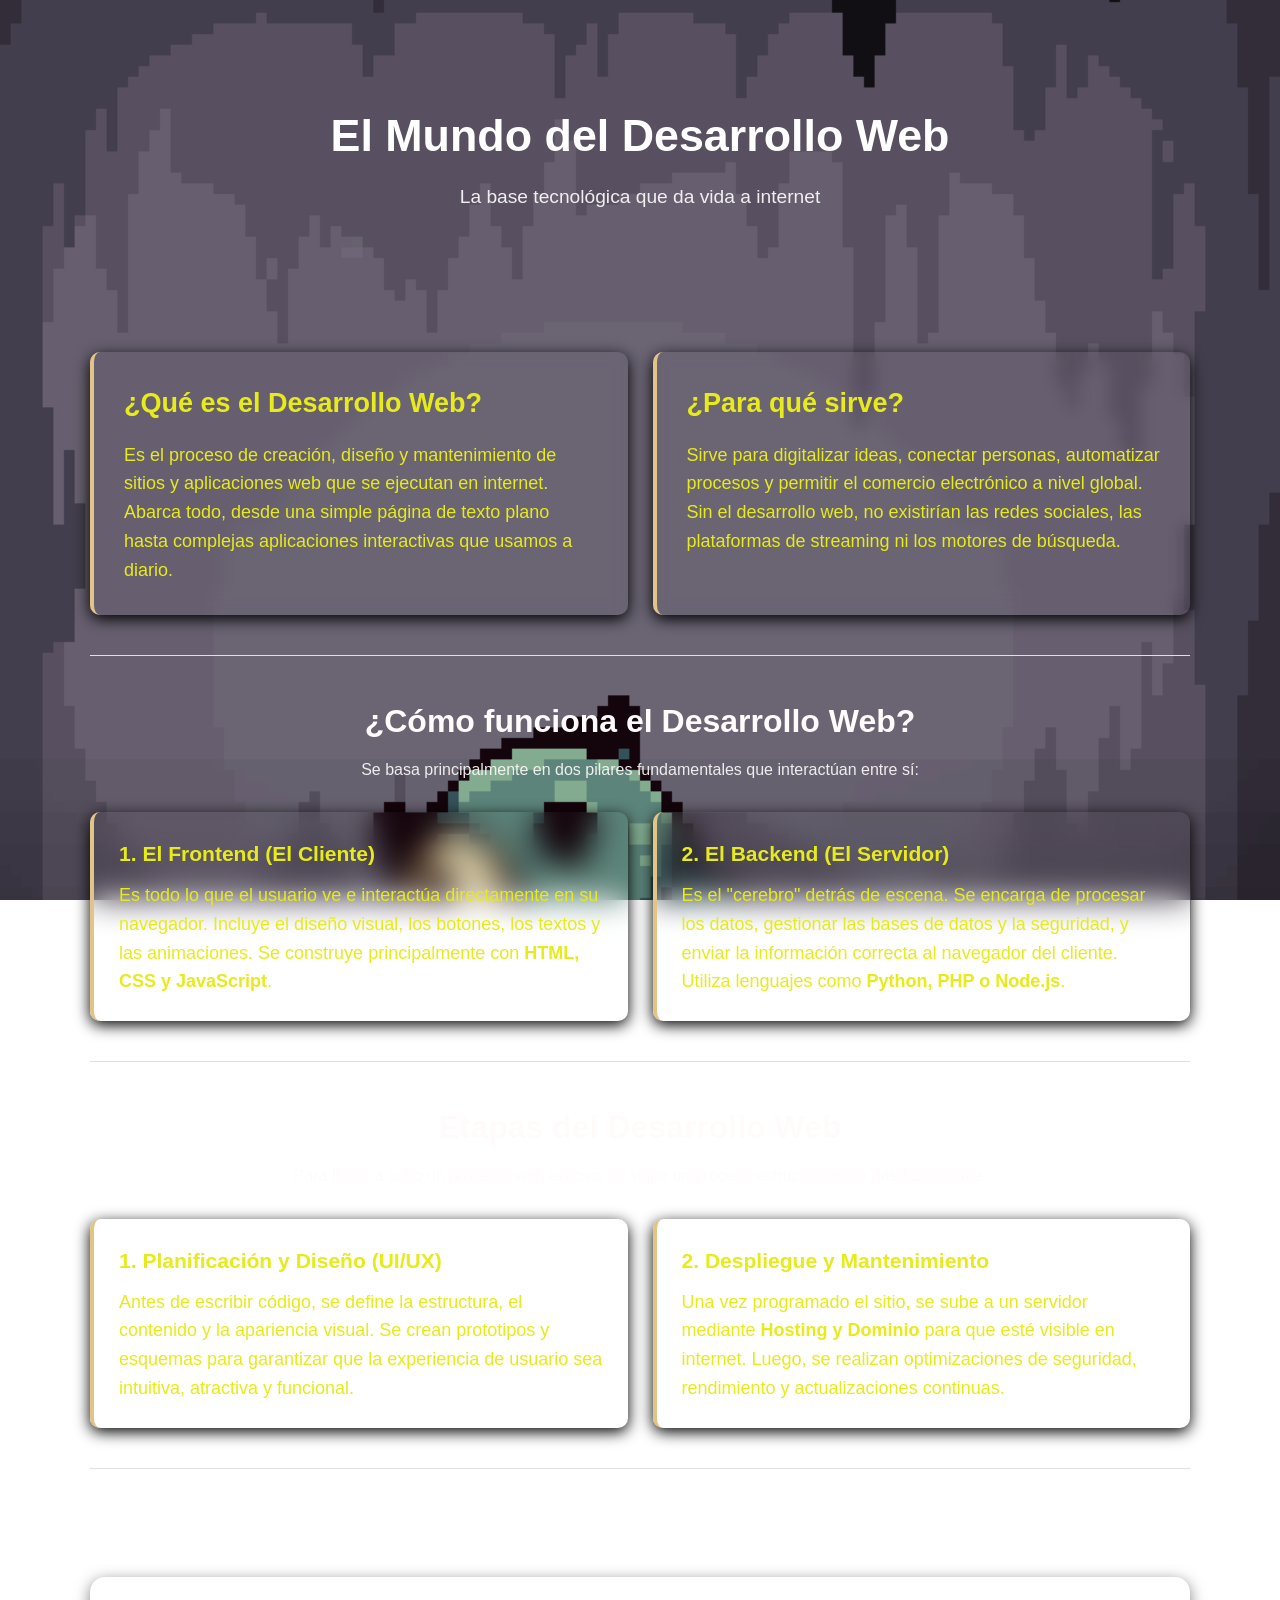
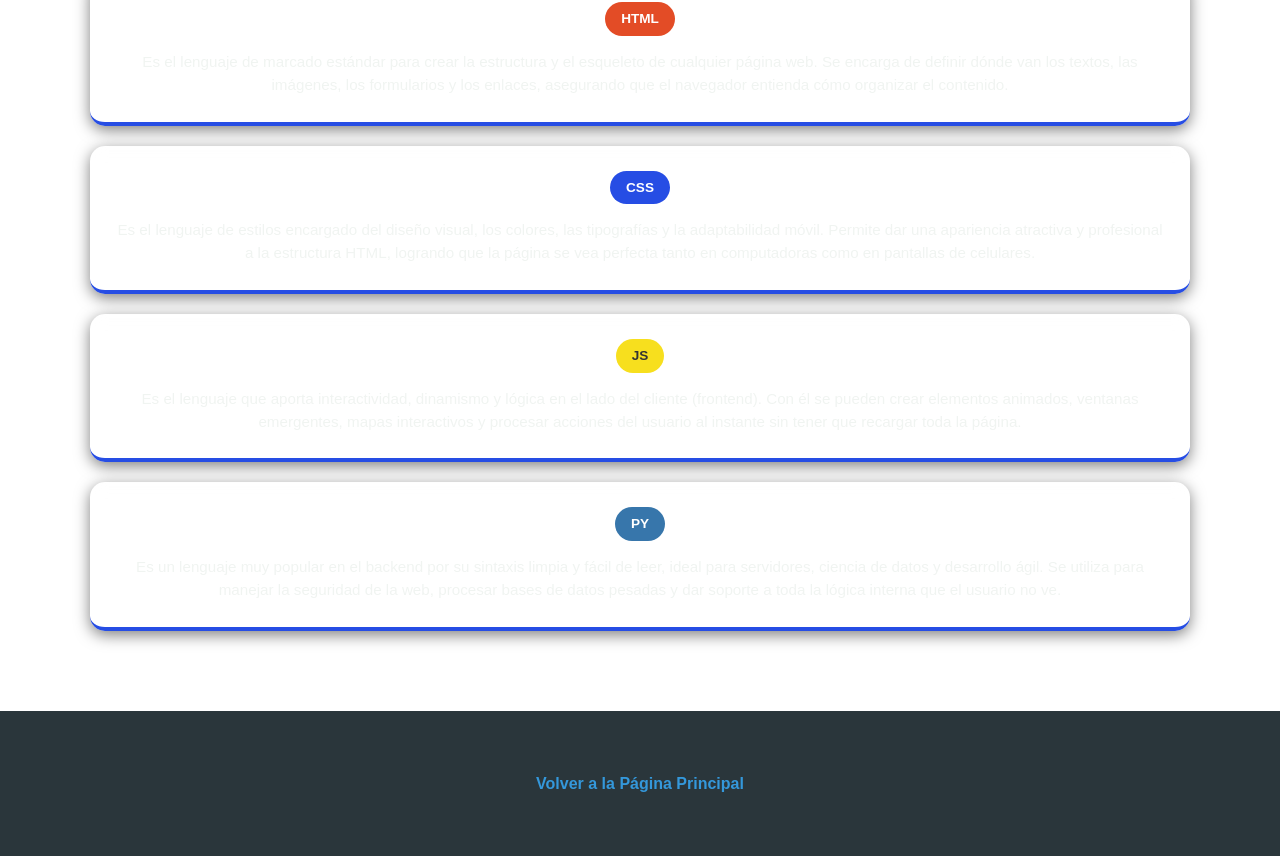
<file: desarrollo-web.html>
<!DOCTYPE html>
<html lang="es">
<head>
    <meta charset="UTF-8">
    <meta name="viewport" content="width=device-width, initial-scale=1.0">
    <title>Desarrollo Web - Aprende más</title>
    <link rel="stylesheet" href="estilo-web.css">
</head>
<body>

    <header class="cabecera">
        <div class="contenedor">
            <h1>El Mundo del Desarrollo Web</h1>
            <p>La base tecnológica que da vida a internet</p>
        </div>
    </header>

    <main class="contenedor">
        
        <section class="duo-1">
            <div class="columnas">
                <div class="tarjeta">
                    <h2 cl>¿Qué es el Desarrollo Web?</h2>
                    <p>Es el proceso de creación, diseño y mantenimiento de sitios y aplicaciones web que se ejecutan en internet. Abarca todo, desde una simple página de texto plano hasta complejas aplicaciones interactivas que usamos a diario.</p>
                </div>
                <div class="tarjeta">
                    <h2>¿Para qué sirve?</h2>
                    <p>Sirve para digitalizar ideas, conectar personas, automatizar procesos y permitir el comercio electrónico a nivel global. Sin el desarrollo web, no existirían las redes sociales, las plataformas de streaming ni los motores de búsqueda.</p>
                </div>
            </div>
        </section>

        <hr class="divisor">

        <section class="duo-2">
            <h2>¿Cómo funciona el Desarrollo Web?</h2>
            <p class="subtitulo">Se basa principalmente en dos pilares fundamentales que interactúan entre sí:</p>
            
            <div class="columnas">
                <div class="paso">
                    <h3>1. El Frontend (El Cliente)</h3>
                    <p>Es todo lo que el usuario ve e interactúa directamente en su navegador. Incluye el diseño visual, los botones, los textos y las animaciones. Se construye principalmente con <strong>HTML, CSS y JavaScript</strong>.</p>
                </div>
                <div class="paso">
                    <h3>2. El Backend (El Servidor)</h3>
                    <p>Es el "cerebro" detrás de escena. Se encarga de procesar los datos, gestionar las bases de datos y la seguridad, y enviar la información correcta al navegador del cliente. Utiliza lenguajes como <strong>Python, PHP o Node.js</strong>.</p>
                </div>
            </div>
        </section>

        <hr class="divisor">

<section class="duo-3">
    <h2>Etapas del Desarrollo Web</h2>
    <p class="subtitulo">Para llevar a cabo un proyecto web exitoso, se sigue un proceso estructurado en dos fases clave:</p>
    
    <div class="columnas">
        <div class="paso">
            <h3>1. Planificación y Diseño (UI/UX)</h3>
            <p>Antes de escribir código, se define la estructura, el contenido y la apariencia visual. Se crean prototipos y esquemas para garantizar que la experiencia de usuario sea intuitiva, atractiva y funcional.</p>
        </div>
        <div class="paso">
            <h3>2. Despliegue y Mantenimiento</h3>
            <p>Una vez programado el sitio, se sube a un servidor mediante <strong>Hosting y Dominio</strong> para que esté visible en internet. Luego, se realizan optimizaciones de seguridad, rendimiento y actualizaciones continuas.</p>
        </div>
    </div>
</section>       

        <hr class="divisor">

  <section class="seccion-lenguajes">
    <h2>Los Lenguajes más Conocidos</h2>
    <div class="cuadricula-lenguajes">
        
        <div class="tarjeta-lenguaje">
            <span class="etiqueta etiqueta-html">HTML</span>
            <p>Es el lenguaje de marcado estándar para crear la estructura y el esqueleto de cualquier página web. Se encarga de definir dónde van los textos, las imágenes, los formularios y los enlaces, asegurando que el navegador entienda cómo organizar el contenido.</p>
        </div>

        <div class="tarjeta-lenguaje">
            <span class="etiqueta etiqueta-css">CSS</span>
            <p>Es el lenguaje de estilos encargado del diseño visual, los colores, las tipografías y la adaptabilidad móvil. Permite dar una apariencia atractiva y profesional a la estructura HTML, logrando que la página se vea perfecta tanto en computadoras como en pantallas de celulares.</p>
        </div>

        <div class="tarjeta-lenguaje">
            <span class="etiqueta etiqueta-js">JS</span>
            <p>Es el lenguaje que aporta interactividad, dinamismo y lógica en el lado del cliente (frontend). Con él se pueden crear elementos animados, ventanas emergentes, mapas interactivos y procesar acciones del usuario al instante sin tener que recargar toda la página.</p>
        </div>

        <div class="tarjeta-lenguaje">
            <span class="etiqueta etiqueta-python">PY</span>
            <p>Es un lenguaje muy popular en el backend por su sintaxis limpia y fácil de leer, ideal para servidores, ciencia de datos y desarrollo ágil. Se utiliza para manejar la seguridad de la web, procesar bases de datos pesadas y dar soporte a toda la lógica interna que el usuario no ve.</p>
        </div>

    </div>
</section>
    </main>

    <footer class="pagina">
        <div class="contenedor">
            <a href="index.html" class="enlace-volver"> Volver a la Página Principal</a>
        </div>
    </footer>

</body>
</html>
</file>
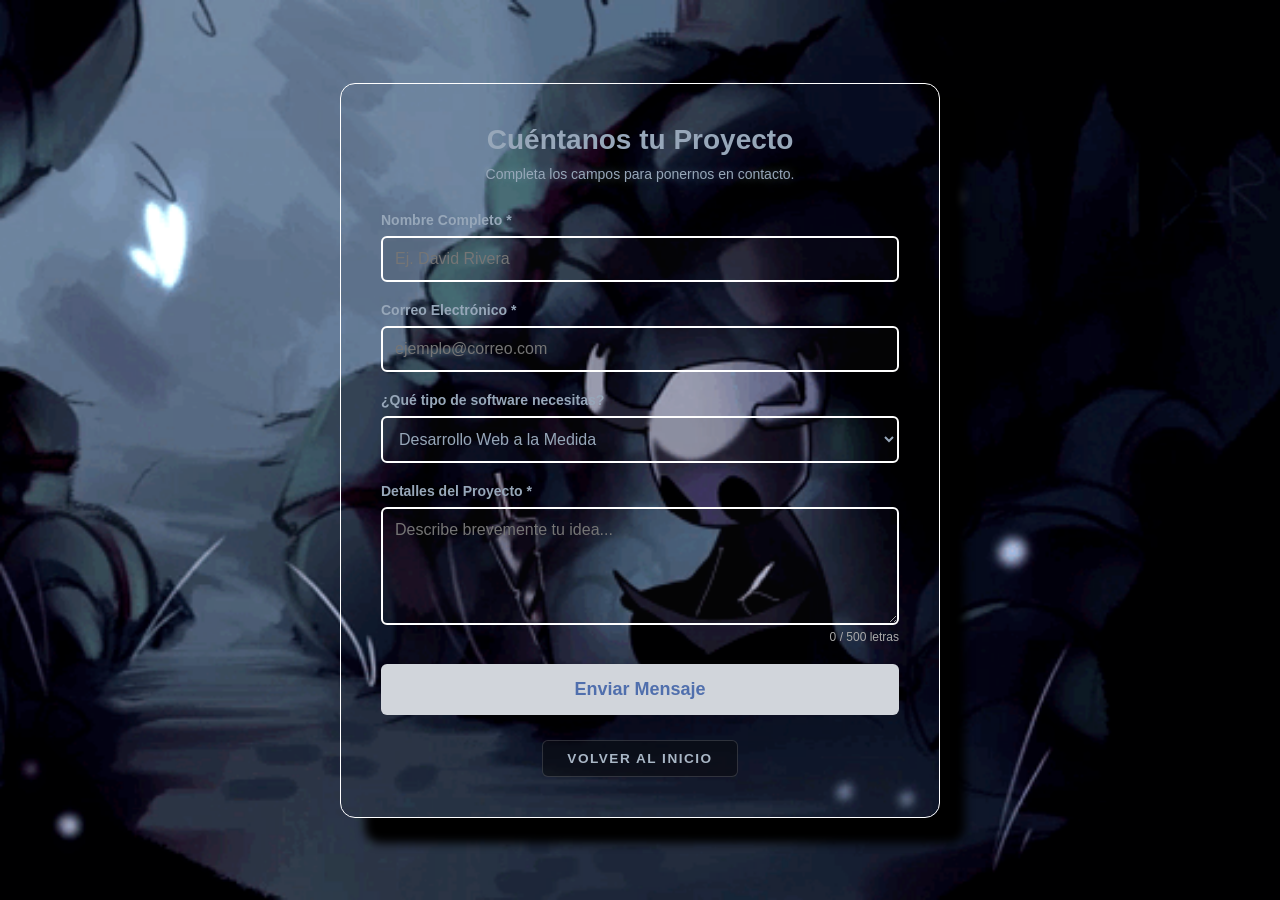
<file: formu.html>
<!DOCTYPE html>
<html lang="es">
<head>
    <meta charset="UTF-8">
    <meta name="viewport" content="width=device-width, initial-scale=1.0">
    <title>Contacto - Mi Pagina</title>
    <link rel="stylesheet" type="text/css" href="melo.css">
</head>
<body>

    <div class="contenedor-formulario">
        <h2> Cuéntanos tu Proyecto</h2>
        <p class="subtitulo">Completa los campos para ponernos en contacto.</p>

        <form id="miFormulario">
            <div class="grupo-entrada">
                <label for="nombre">Nombre Completo *</label>
                <input type="text" id="nombre" placeholder="Ej. David Rivera">
                <span class="mensaje-error" id="errorNombre">El nombre es obligatorio.</span>
            </div>

            <div class="grupo-entrada">
                <label for="correo">Correo Electrónico *</label>
                <input type="email" id="correo" placeholder="ejemplo@correo.com">
                <span class="mensaje-error" id="errorCorreo">Introduce un correo válido.</span>
            </div>

            <div class="grupo-entrada">
                <label for="servicio">¿Qué tipo de software necesitas?</label>
                <select id="servicio">
                    <option value="web">Desarrollo Web a la Medida</option>
                    <option value="movil">Aplicación Móvil (iOS/Android)</option>
                    <option value="ia">Inteligencia Artificial/Automatización</option>
                    <option value="otro">Otro Proyecto</option>
                </select>
            </div>

            <div class="grupo-entrada">
                <label for="mensaje">Detalles del Proyecto *</label>
                <textarea id="mensaje" rows="5" placeholder="Describe brevemente tu idea..."></textarea>
                <div class="contador-letras"><span id="contador">0</span> / 500 letras</div>
                <span class="mensaje-error" id="errorMensaje">El mensaje debe tener al menos 20 letras.</span>
            </div>

            <button type="submit" id="btnEnviar">Enviar Mensaje </button>
    
      
            <div class="mensaje-exito" id="alertaExito">Tu mensaje ha sido enviado con exito</div>
        </form>

        
<div class="contenedor-volver">
            <a id="volver" href="index.html">Volver al Inicio</a>
        </div>

    </div>




    <script src="funciones.js"></script>
</body>
</html>
</file>
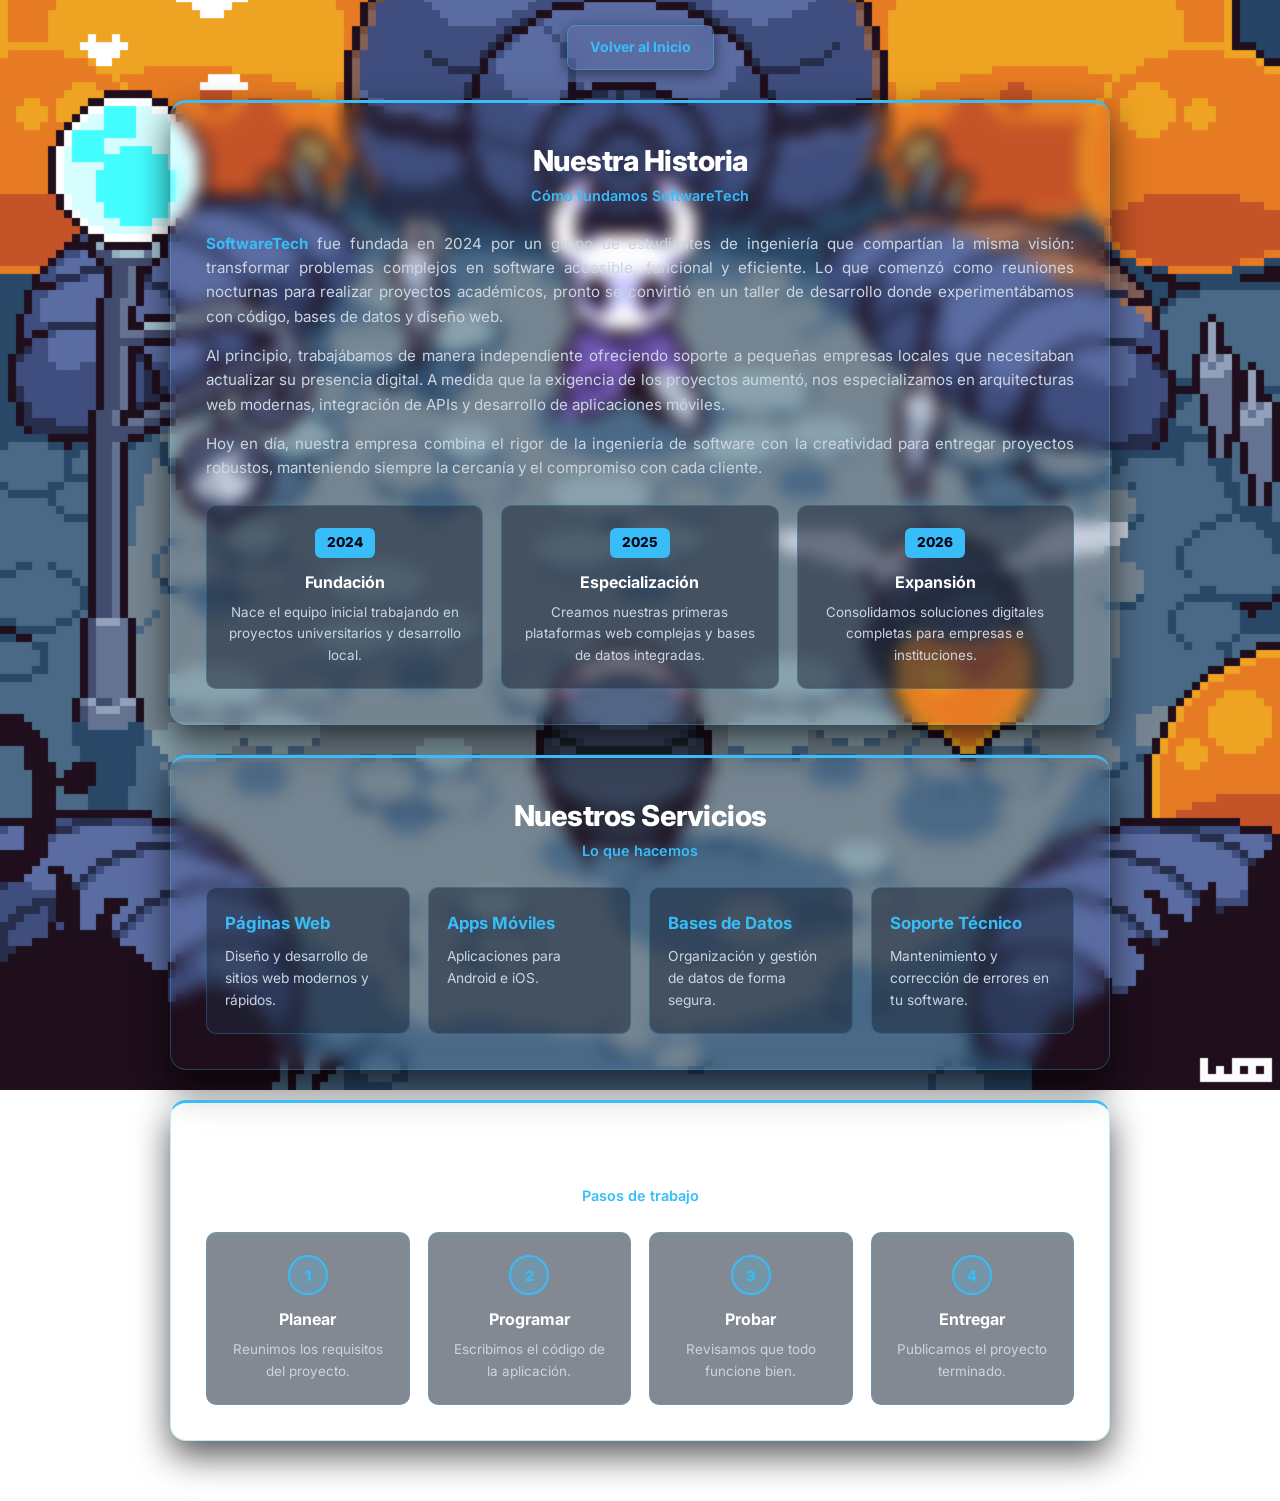
<file: historia.html>
<!DOCTYPE html>
<html lang="es">
<head>
    <meta charset="UTF-8">
    <meta name="viewport" content="width=device-width, initial-scale=1.0">
    <title>SoftwareTech | Historia & Empresa</title>
    <link rel="stylesheet" href="historia.css">
</head>
<body>

    <main class="contenedor-principal">

        <div class="contenedor-volver">
            <a href="index.html" class="boton-volver">Volver al Inicio</a>
        </div>

        <section id="historia" class="seccion-tarjeta">
            <h2 class="titulo">Nuestra Historia</h2>
            <p class="subtitulo">Cómo fundamos SoftwareTech</p>

            <div class="caja-historia">
                <p>
                    <strong>SoftwareTech</strong> fue fundada en 2024 por un grupo de estudiantes de ingeniería que compartían la misma visión: transformar problemas complejos en software accesible, funcional y eficiente. Lo que comenzó como reuniones nocturnas para realizar proyectos académicos, pronto se convirtió en un taller de desarrollo donde experimentábamos con código, bases de datos y diseño web.
                </p>
                <p>
                    Al principio, trabajábamos de manera independiente ofreciendo soporte a pequeñas empresas locales que necesitaban actualizar su presencia digital. A medida que la exigencia de los proyectos aumentó, nos especializamos en arquitecturas web modernas, integración de APIs y desarrollo de aplicaciones móviles.
                </p>
                <p>
                    Hoy en día, nuestra empresa combina el rigor de la ingeniería de software con la creatividad para entregar proyectos robustos, manteniendo siempre la cercanía y el compromiso con cada cliente.
                </p>
            </div>

            <div class="pasos">
                <div class="caja-paso">
                    <div class="numero">2024</div>
                    <h4>Fundación</h4>
                    <p>Nace el equipo inicial trabajando en proyectos universitarios y desarrollo local.</p>
                </div>
                <div class="caja-paso">
                    <div class="numero">2025</div>
                    <h4>Especialización</h4>
                    <p>Creamos nuestras primeras plataformas web complejas y bases de datos integradas.</p>
                </div>
                <div class="caja-paso">
                    <div class="numero">2026</div>
                    <h4>Expansión</h4>
                    <p>Consolidamos soluciones digitales completas para empresas e instituciones.</p>
                </div>
            </div>
        </section>

        <section id="servicios" class="seccion-tarjeta">
            <h2 class="titulo">Nuestros Servicios</h2>
            <p class="subtitulo">Lo que hacemos</p>

            <div class="grid">
                <div class="tarjeta">
                    <h3>Páginas Web</h3>
                    <p>Diseño y desarrollo de sitios web modernos y rápidos.</p>
                </div>
                <div class="tarjeta">
                    <h3>Apps Móviles</h3>
                    <p>Aplicaciones para Android e iOS.</p>
                </div>
                <div class="tarjeta">
                    <h3>Bases de Datos</h3>
                    <p>Organización y gestión de datos de forma segura.</p>
                </div>
                <div class="tarjeta">
                    <h3>Soporte Técnico</h3>
                    <p>Mantenimiento y corrección de errores en tu software.</p>
                </div>
            </div>
        </section>

        <section id="proceso" class="seccion-tarjeta">
            <h2 class="titulo">Nuestro Proceso</h2>
            <p class="subtitulo">Pasos de trabajo</p>

            <div class="pasos">
                <div class="caja-paso">
                    <div class="numero-circular">1</div>
                    <h4>Planear</h4>
                    <p>Reunimos los requisitos del proyecto.</p>
                </div>
                <div class="caja-paso">
                    <div class="numero-circular">2</div>
                    <h4>Programar</h4>
                    <p>Escribimos el código de la aplicación.</p>
                </div>
                <div class="caja-paso">
                    <div class="numero-circular">3</div>
                    <h4>Probar</h4>
                    <p>Revisamos que todo funcione bien.</p>
                </div>
                <div class="caja-paso">
                    <div class="numero-circular">4</div>
                    <h4>Entregar</h4>
                    <p>Publicamos el proyecto terminado.</p>



                    
                </div>
            </div>

            
        </section>
        

    </main>

</body>
</html>
</file>
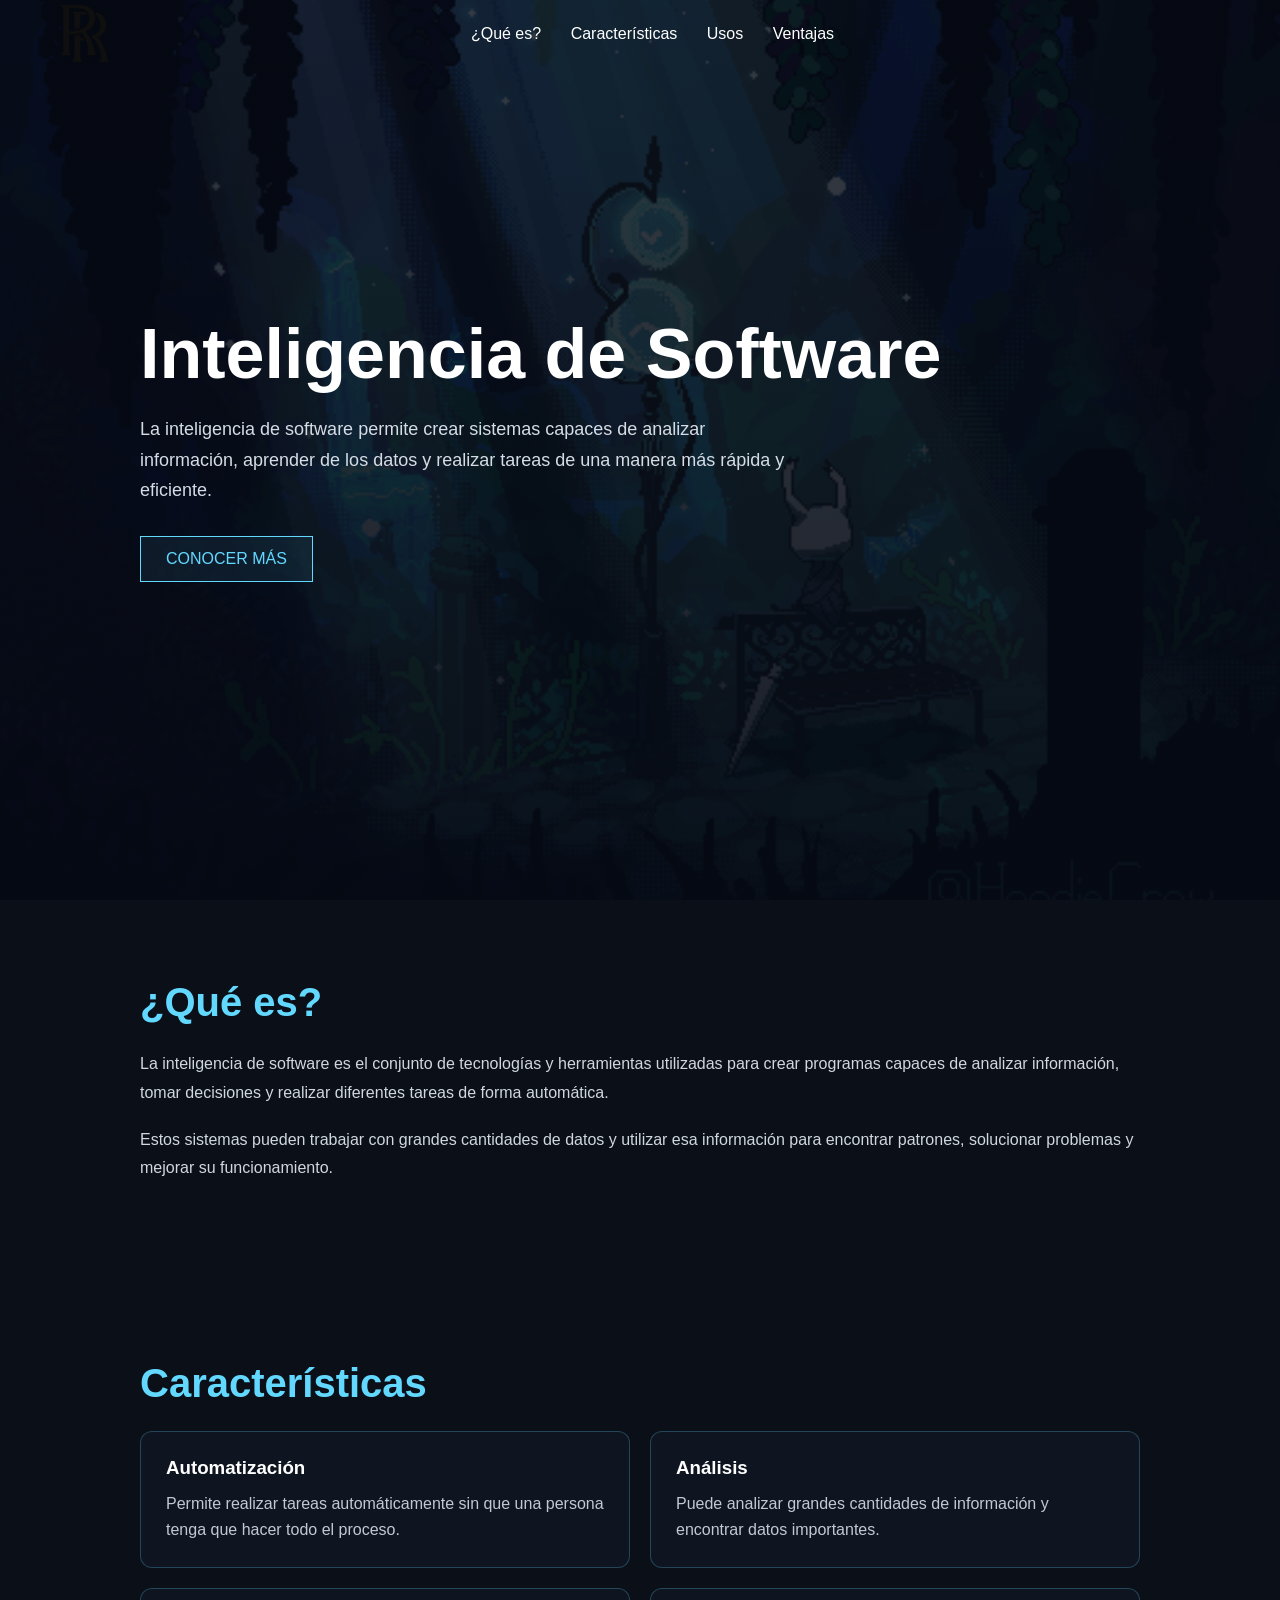
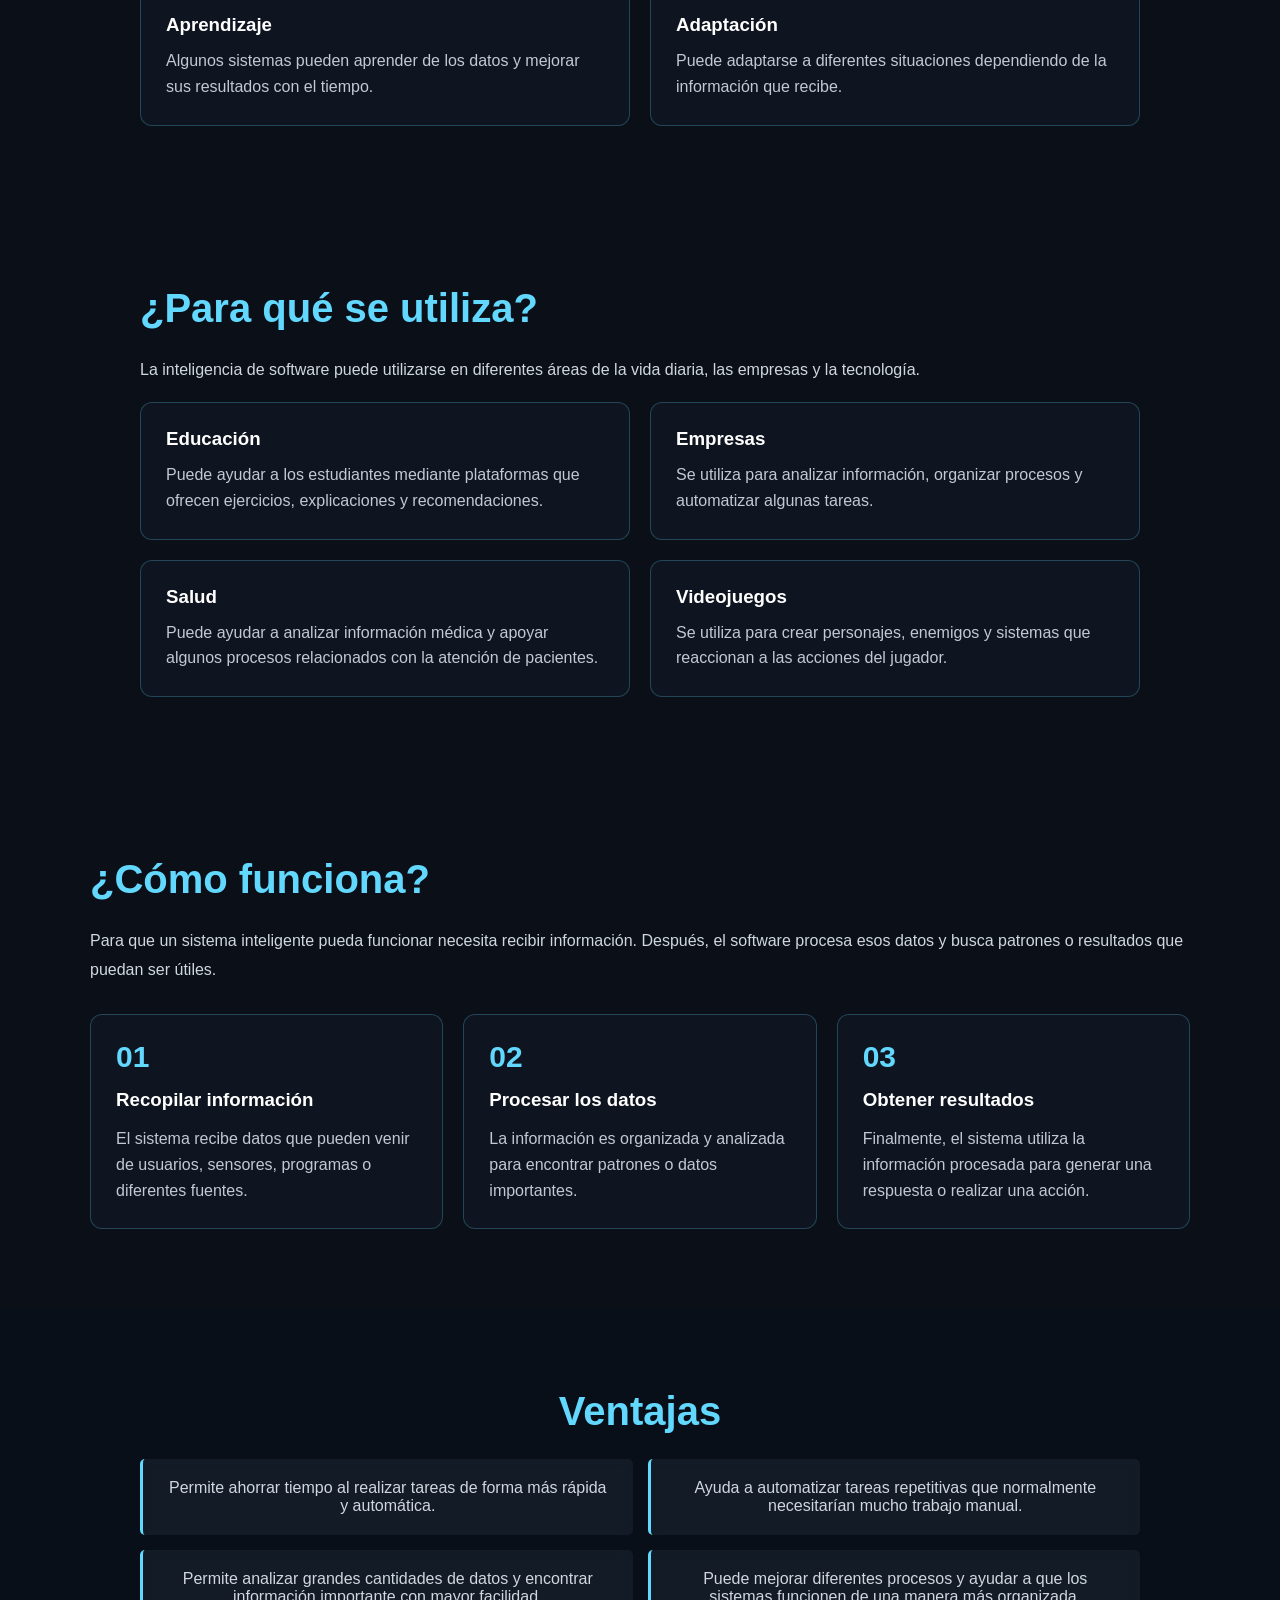
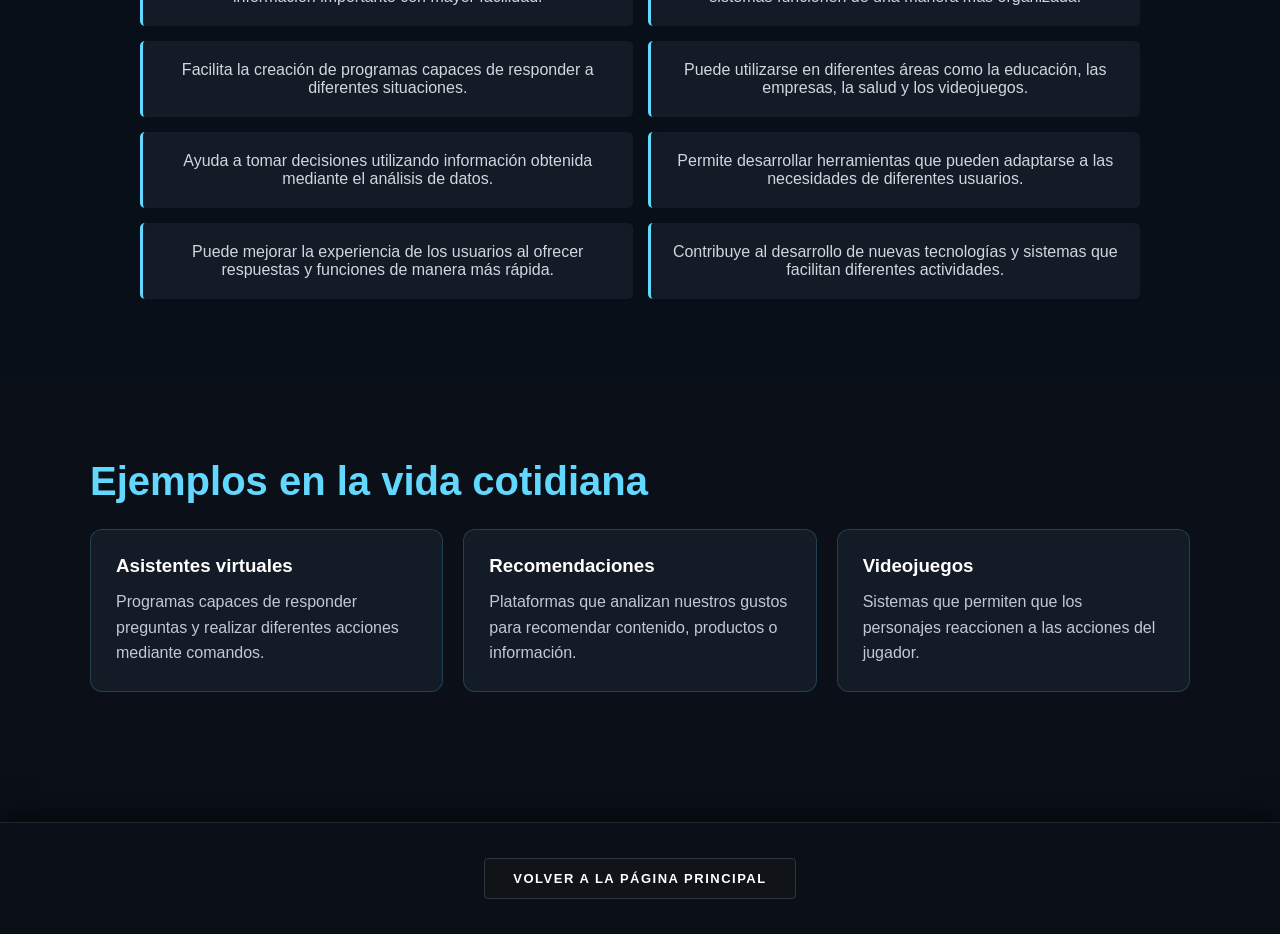
<file: inteligencia.html>
<!DOCTYPE html>

<html lang="es">
<head>
    <meta charset="UTF-8">
    <meta name="viewport" content="width=device-width, initial-scale=1.0">
    <title>Inteligencia de Software</title>
    <link rel="stylesheet" href="ia.css">
</head>

<body>

<header>

    <nav>
         <img src="logo.webp" alt="Logo RR" class="logo">

        <div>
            <a href="#que-es">¿Qué es?</a>
            <a href="#caracteristicas">Características</a>
            <a href="#usos">Usos</a>
            <a href="#ventajas">Ventajas</a>
        </div>
    </nav>

    <div class="inicio">
        <h1>Inteligencia de Software</h1>

        <p>
            La inteligencia de software permite crear sistemas capaces de
            analizar información, aprender de los datos y realizar tareas
            de una manera más rápida y eficiente.
        </p>

        <a href="#que-es" class="boton">CONOCER MÁS</a>
    </div>

</header>


<section id="que-es">

    <h2>¿Qué es?</h2>

    <p>
        La inteligencia de software es el conjunto de tecnologías y
        herramientas utilizadas para crear programas capaces de analizar
        información, tomar decisiones y realizar diferentes tareas
        de forma automática.
    </p>

    <p>
        Estos sistemas pueden trabajar con grandes cantidades de datos
        y utilizar esa información para encontrar patrones, solucionar
        problemas y mejorar su funcionamiento.
    </p>

</section>


<section id="caracteristicas">

    <h2>Características</h2>

    <div class="tarjetas">

        <div class="tarjeta">
            <h3>Automatización</h3>
            <p>
                Permite realizar tareas automáticamente sin que una persona
                tenga que hacer todo el proceso.
            </p>
        </div>

        <div class="tarjeta">
            <h3>Análisis</h3>
            <p>
                Puede analizar grandes cantidades de información y encontrar
                datos importantes.
            </p>
        </div>

        <div class="tarjeta">
            <h3>Aprendizaje</h3>
            <p>
                Algunos sistemas pueden aprender de los datos y mejorar sus
                resultados con el tiempo.
            </p>
        </div>

        <div class="tarjeta">
            <h3>Adaptación</h3>
            <p>
                Puede adaptarse a diferentes situaciones dependiendo de la
                información que recibe.
            </p>
        </div>

    </div>

</section>


<section id="usos">

    <h2>¿Para qué se utiliza?</h2>

    <p>
        La inteligencia de software puede utilizarse en diferentes áreas
        de la vida diaria, las empresas y la tecnología.
    </p>

    <div class="tarjetas">

        <div class="tarjeta">
            <h3>Educación</h3>
            <p>
                Puede ayudar a los estudiantes mediante plataformas que
                ofrecen ejercicios, explicaciones y recomendaciones.
            </p>
        </div>

        <div class="tarjeta">
            <h3>Empresas</h3>
            <p>
                Se utiliza para analizar información, organizar procesos
                y automatizar algunas tareas.
            </p>
        </div>

        <div class="tarjeta">
            <h3>Salud</h3>
            <p>
                Puede ayudar a analizar información médica y apoyar algunos
                procesos relacionados con la atención de pacientes.
            </p>
        </div>

        <div class="tarjeta">
            <h3>Videojuegos</h3>
            <p>
                Se utiliza para crear personajes, enemigos y sistemas que
                reaccionan a las acciones del jugador.
            </p>
        </div>

    </div>

</section>


<section class="proceso">

    <h2>¿Cómo funciona?</h2>

    <p>
        Para que un sistema inteligente pueda funcionar necesita recibir
        información. Después, el software procesa esos datos y busca
        patrones o resultados que puedan ser útiles.
    </p>

    <div class="pasos">

        <div>
            <span>01</span>
            <h3>Recopilar información</h3>
            <p>
                El sistema recibe datos que pueden venir de usuarios,
                sensores, programas o diferentes fuentes.
            </p>
        </div>

        <div>
            <span>02</span>
            <h3>Procesar los datos</h3>
            <p>
                La información es organizada y analizada para encontrar
                patrones o datos importantes.
            </p>
        </div>

        <div>
            <span>03</span>
            <h3>Obtener resultados</h3>
            <p>
                Finalmente, el sistema utiliza la información procesada
                para generar una respuesta o realizar una acción.
            </p>
        </div>

    </div>

</section>


<section class="ventajas" id="ventajas">

    <h2>Ventajas</h2>

    <div class="lista">

        <p>Permite ahorrar tiempo al realizar tareas de forma más rápida y automática.</p>

        <p>Ayuda a automatizar tareas repetitivas que normalmente necesitarían mucho trabajo manual.</p>

        <p>Permite analizar grandes cantidades de datos y encontrar información importante con mayor facilidad.</p>

        <p>Puede mejorar diferentes procesos y ayudar a que los sistemas funcionen de una manera más organizada.</p>

        <p>Facilita la creación de programas capaces de responder a diferentes situaciones.</p>

        <p>Puede utilizarse en diferentes áreas como la educación, las empresas, la salud y los videojuegos.</p>

        <p>Ayuda a tomar decisiones utilizando información obtenida mediante el análisis de datos.</p>

        <p>Permite desarrollar herramientas que pueden adaptarse a las necesidades de diferentes usuarios.</p>

        <p>Puede mejorar la experiencia de los usuarios al ofrecer respuestas y funciones de manera más rápida.</p>

        <p>Contribuye al desarrollo de nuevas tecnologías y sistemas que facilitan diferentes actividades.</p>

    </div>

</section>


<section class="ejemplos">

    <h2>Ejemplos en la vida cotidiana</h2>

    <div class="ejemplos-contenedor">

        <div>
            <h3>Asistentes virtuales</h3>
            <p>
                Programas capaces de responder preguntas y realizar
                diferentes acciones mediante comandos.
            </p>
        </div>

        <div>
            <h3>Recomendaciones</h3>
            <p>
                Plataformas que analizan nuestros gustos para recomendar
                contenido, productos o información.
            </p>
        </div>

        <div>
            <h3>Videojuegos</h3>
            <p>
                Sistemas que permiten que los personajes reaccionen a las
                acciones del jugador.
            </p>
        </div>

    </div>

</section>


 <footer class="pagina">
        <div class="contenedor">
            <a href="index.html" class="enlace-volver">Volver a la Página Principal</a>
        </div>
    </footer>
</file>
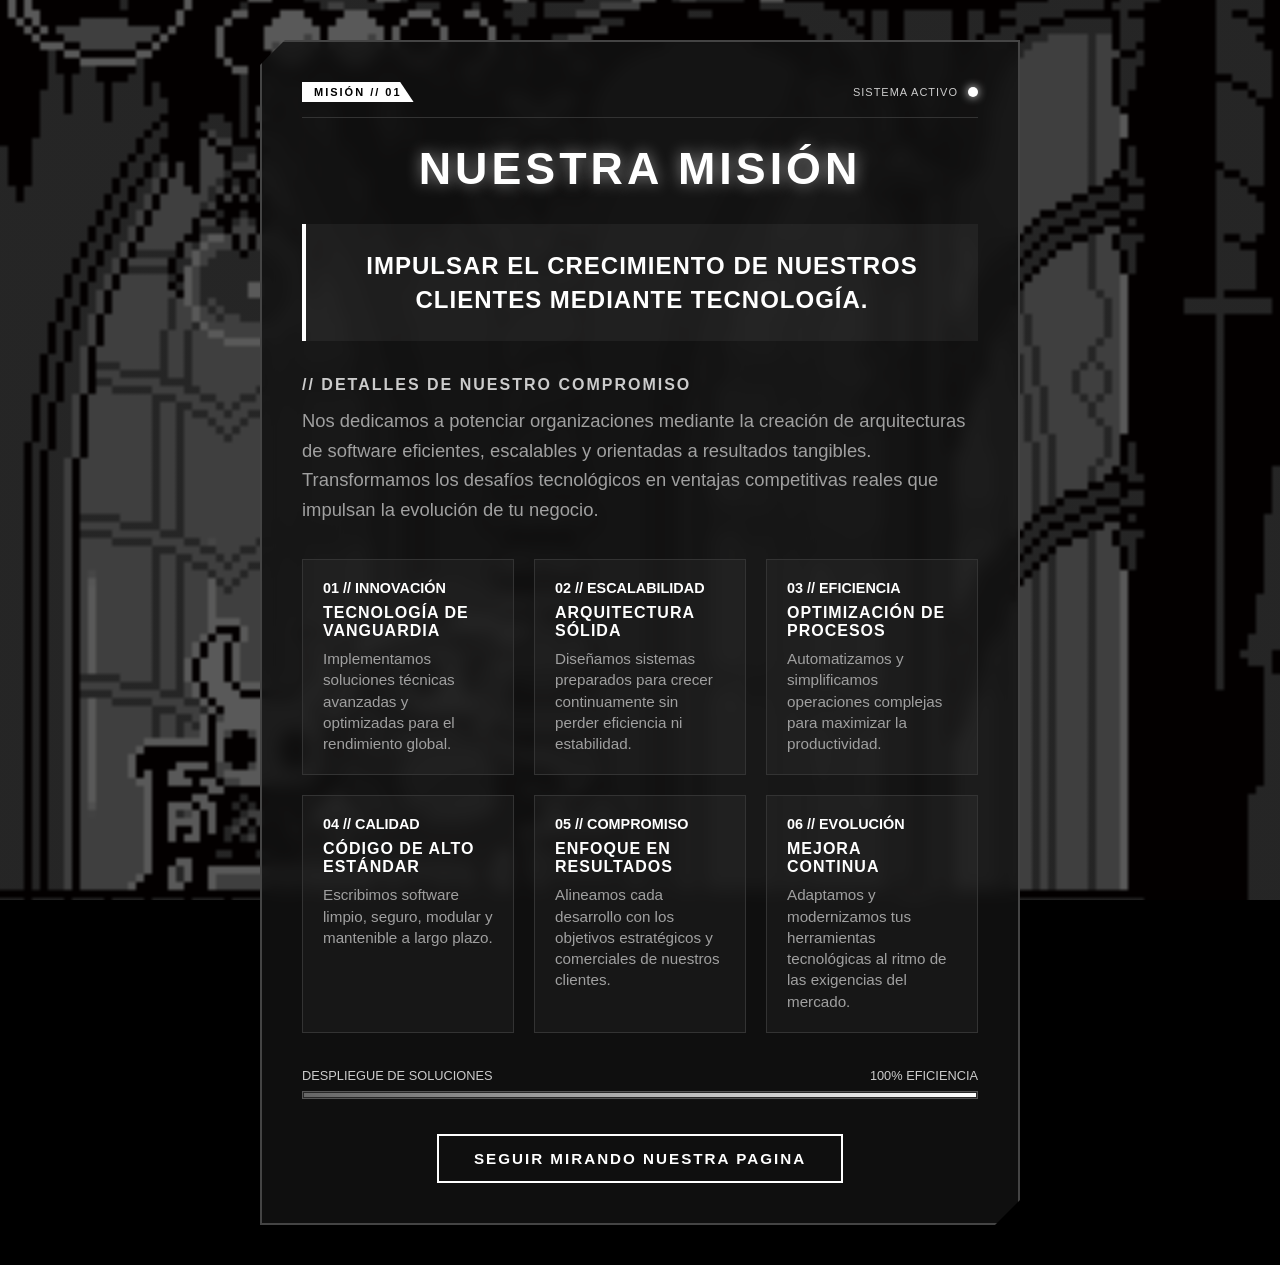
<file: mision.html>
<!DOCTYPE html>
<html lang="es">
<head>
  <meta charset="UTF-8">
  <meta name="viewport" content="width=device-width, initial-scale=1.0">
  <title>Misión - Desarrollo de Software</title>
  
  <link rel="stylesheet" href="mision.css">
</head>
<body>

  <!-- FONDO CON CAPA DE OSCURECIMIENTO -->
  <div class="imagen-fondo"></div>

  <!-- CONTENEDOR PRINCIPAL -->
  <main class="seccion-mision">
    <article class="tarjeta-mision">

      <!-- ENCABEZADO SUPERIOR -->
      <header class="encabezado-tarjeta">
        <div class="insignia">MISIÓN // 01</div>
        <div class="modulo-estado">
          <span class="texto-estado">SISTEMA ACTIVO</span>
          <span class="indicador-estado"></span>
        </div>
      </header>

      <!-- TÍTULO PRINCIPAL -->
      <h1 class="titulo-mision">NUESTRA MISIÓN</h1>

      <!-- BLOQUE DE DECLARACIÓN -->
      <section class="bloque-declaracion">
        <p class="declaracion-principal">
          IMPULSAR EL CRECIMIENTO DE NUESTROS CLIENTES MEDIANTE TECNOLOGÍA.
        </p>
      </section>

      <!-- CUERPO DE INFORMACIÓN -->
      <section class="cuerpo-informacion">
        <h2 class="subtitulo-seccion">// DETALLES DE NUESTRO COMPROMISO</h2>
        <p class="descripcion-empresa">
          Nos dedicamos a potenciar organizaciones mediante la creación de arquitecturas de software eficientes, escalables y orientadas a resultados tangibles. Transformamos los desafíos tecnológicos en ventajas competitivas reales que impulsan la evolución de tu negocio.
        </p>
      </section>

      <!-- GRILLA DE PILARES OPERATIVOS -->
      <section class="grilla-pilares">
        <div class="caja-pilar">
          <span class="numero-pilar">01 // INNOVACIÓN</span>
          <h3>TECNOLOGÍA DE VANGUARDIA</h3>
          <p>Implementamos soluciones técnicas avanzadas y optimizadas para el rendimiento global.</p>
        </div>

        <div class="caja-pilar">
          <span class="numero-pilar">02 // ESCALABILIDAD</span>
          <h3>ARQUITECTURA SÓLIDA</h3>
          <p>Diseñamos sistemas preparados para crecer continuamente sin perder eficiencia ni estabilidad.</p>
        </div>

        <div class="caja-pilar">
          <span class="numero-pilar">03 // EFICIENCIA</span>
          <h3>OPTIMIZACIÓN DE PROCESOS</h3>
          <p>Automatizamos y simplificamos operaciones complejas para maximizar la productividad.</p>
        </div>

        <div class="caja-pilar">
          <span class="numero-pilar">04 // CALIDAD</span>
          <h3>CÓDIGO DE ALTO ESTÁNDAR</h3>
          <p>Escribimos software limpio, seguro, modular y mantenible a largo plazo.</p>
        </div>

        <div class="caja-pilar">
          <span class="numero-pilar">05 // COMPROMISO</span>
          <h3>ENFOQUE EN RESULTADOS</h3>
          <p>Alineamos cada desarrollo con los objetivos estratégicos y comerciales de nuestros clientes.</p>
        </div>

        <div class="caja-pilar">
          <span class="numero-pilar">06 // EVOLUCIÓN</span>
          <h3>MEJORA CONTINUA</h3>
          <p>Adaptamos y modernizamos tus herramientas tecnológicas al ritmo de las exigencias del mercado.</p>
        </div>
      </section>

      <!-- BARRA DE PROGRESO DE IMPACTO TECNOLÓGICO -->
      <div class="contenedor-progreso" style="margin-top: 35px;">
        <div class="etiquetas-progreso">
          <span>DESPLIEGUE DE SOLUCIONES</span>
          <span>100% EFICIENCIA</span>
        </div>
        <div class="pista-progreso">
          <div class="barra-progreso"></div>
        </div>
      </div>

      <!-- BOTÓN DE ACCIÓN -->
      <footer class="pie-tarjeta" style="margin-top: 30px;">
        <button class="boton-principal" onclick="window.location.href='index.html'">
          SEGUIR MIRANDO NUESTRA PAGINA
        </button>
      </footer>

    </article>
  </main>


</body>
</html>
</file>
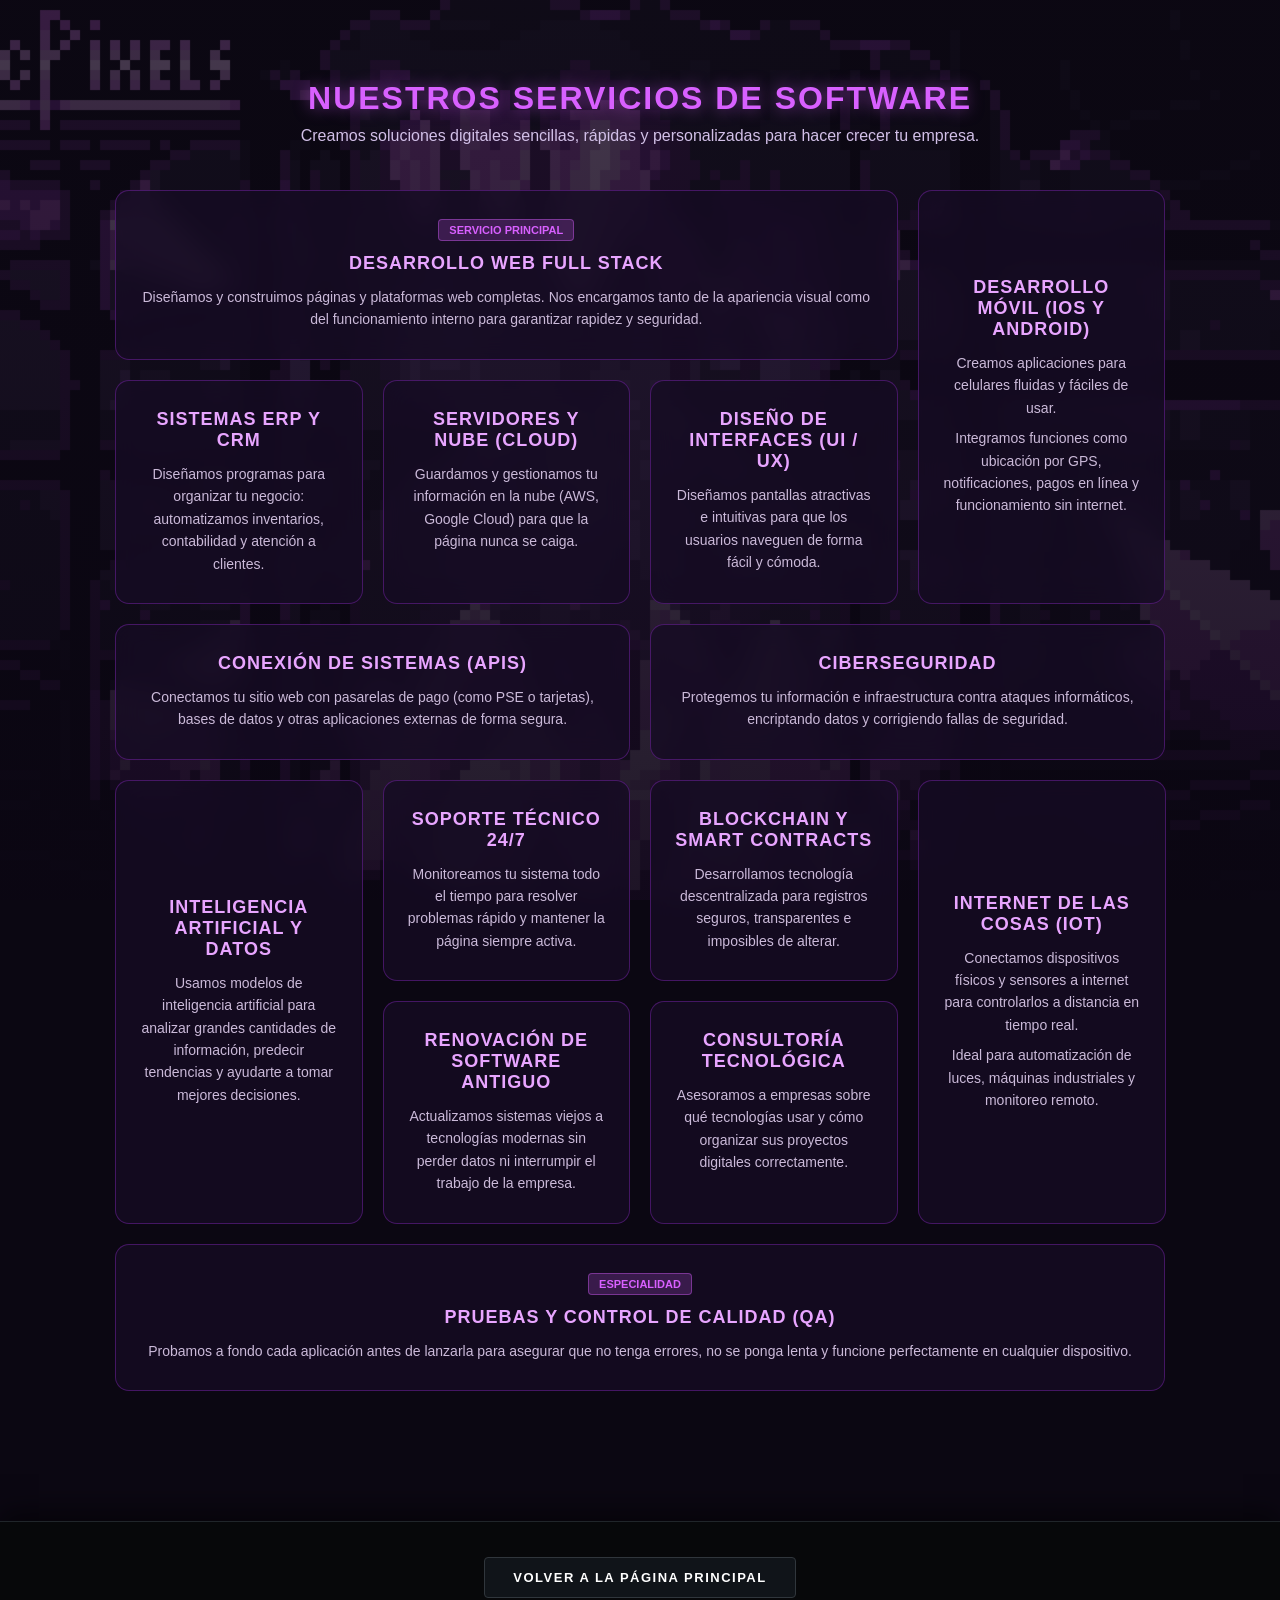
<file: servicios.html>
<!DOCTYPE html>
<html lang="es">
<head>
    <meta charset="UTF-8">
    <meta name="viewport" content="width=device-width, initial-scale=1.0">
    <title>Nuestros Servicios | Desarrollo de Software</title>
    <link rel="stylesheet" href="servicios.css">
</head>
<body>

    <section class="seccion-servicios">
        <div class="contenido-servicios">
            <h2>Nuestros Servicios de Software</h2>
            <p class="subtitulo-seccion">Creamos soluciones digitales sencillas, rápidas y personalizadas para hacer crecer tu empresa.</p>
            
            <div class="contenedor-servicios-grid">
                
                <!-- BLOQUE 1 -->
                <div class="caja-opaca servicio-card card-destacada anim-izquierda">
                    <span class="etiqueta-destacada">Servicio Principal</span>
                    <h3>Desarrollo Web Full Stack</h3>
                    <p>Diseñamos y construimos páginas y plataformas web completas. Nos encargamos tanto de la apariencia visual como del funcionamiento interno para garantizar rapidez y seguridad.</p>
                </div>

                <div class="caja-opaca servicio-card card-vertical anim-derecha">
                    <h3>Desarrollo Móvil (iOS y Android)</h3>
                    <p>Creamos aplicaciones para celulares fluidas y fáciles de usar.</p>
                    <p>Integramos funciones como ubicación por GPS, notificaciones, pagos en línea y funcionamiento sin internet.</p>
                </div>

                <div class="caja-opaca servicio-card anim-zoom">
                    <h3>Sistemas ERP y CRM</h3>
                    <p>Diseñamos programas para organizar tu negocio: automatizamos inventarios, contabilidad y atención a clientes.</p>
                </div>

                <div class="caja-opaca servicio-card anim-arriba">
                    <h3>Servidores y Nube (Cloud)</h3>
                    <p>Guardamos y gestionamos tu información en la nube (AWS, Google Cloud) para que la página nunca se caiga.</p>
                </div>

                <div class="caja-opaca servicio-card anim-izquierda">
                    <h3>Diseño de Interfaces (UI / UX)</h3>
                    <p>Diseñamos pantallas atractivas e intuitivas para que los usuarios naveguen de forma fácil y cómoda.</p>
                </div>

                <!-- BLOQUE 2 -->
                <div class="caja-opaca servicio-card card-horizontal anim-derecha">
                    <h3>Conexión de Sistemas (APIs)</h3>
                    <p>Conectamos tu sitio web con pasarelas de pago (como PSE o tarjetas), bases de datos y otras aplicaciones externas de forma segura.</p>
                </div>

                <div class="caja-opaca servicio-card card-horizontal anim-zoom">
                    <h3>Ciberseguridad</h3>
                    <p>Protegemos tu información e infraestructura contra ataques informáticos, encriptando datos y corrigiendo fallas de seguridad.</p>
                </div>

                <!-- BLOQUE 3 -->
                <div class="caja-opaca servicio-card card-vertical anim-izquierda">
                    <h3>Inteligencia Artificial y Datos</h3>
                    <p>Usamos modelos de inteligencia artificial para analizar grandes cantidades de información, predecir tendencias y ayudarte a tomar mejores decisiones.</p>
                </div>

                <div class="caja-opaca servicio-card anim-arriba">
                    <h3>Soporte Técnico 24/7</h3>
                    <p>Monitoreamos tu sistema todo el tiempo para resolver problemas rápido y mantener la página siempre activa.</p>
                </div>

                <div class="caja-opaca servicio-card anim-derecha">
                    <h3>Blockchain y Smart Contracts</h3>
                    <p>Desarrollamos tecnología descentralizada para registros seguros, transparentes e imposibles de alterar.</p>
                </div>

                <!-- BLOQUE 4 -->
                <div class="caja-opaca servicio-card card-vertical anim-zoom">
                    <h3>Internet de las Cosas (IoT)</h3>
                    <p>Conectamos dispositivos físicos y sensores a internet para controlarlos a distancia en tiempo real.</p>
                    <p>Ideal para automatización de luces, máquinas industriales y monitoreo remoto.</p>
                </div>

                <div class="caja-opaca servicio-card anim-izquierda">
                    <h3>Renovación de Software Antiguo</h3>
                    <p>Actualizamos sistemas viejos a tecnologías modernas sin perder datos ni interrumpir el trabajo de la empresa.</p>
                </div>

                <div class="caja-opaca servicio-card anim-arriba">
                    <h3>Consultoría Tecnológica</h3>
                    <p>Asesoramos a empresas sobre qué tecnologías usar y cómo organizar sus proyectos digitales correctamente.</p>
                </div>

                <!-- BLOQUE FINAL -->
                <div class="caja-opaca servicio-card card-destacada-final anim-derecha">
                    <span class="etiqueta-destacada">Especialidad</span>
                    <h3>Pruebas y Control de Calidad (QA)</h3>
                    <p>Probamos a fondo cada aplicación antes de lanzarla para asegurar que no tenga errores, no se ponga lenta y funcione perfectamente en cualquier dispositivo.</p>
                </div>

            </div>
        </div>
    </section>

    <footer class="pagina">
        <div class="contenedor">
            <a href="index.html" class="enlace-volver">Volver a la Página Principal</a>
        </div>
    </footer>

</body>
</html>
</file>
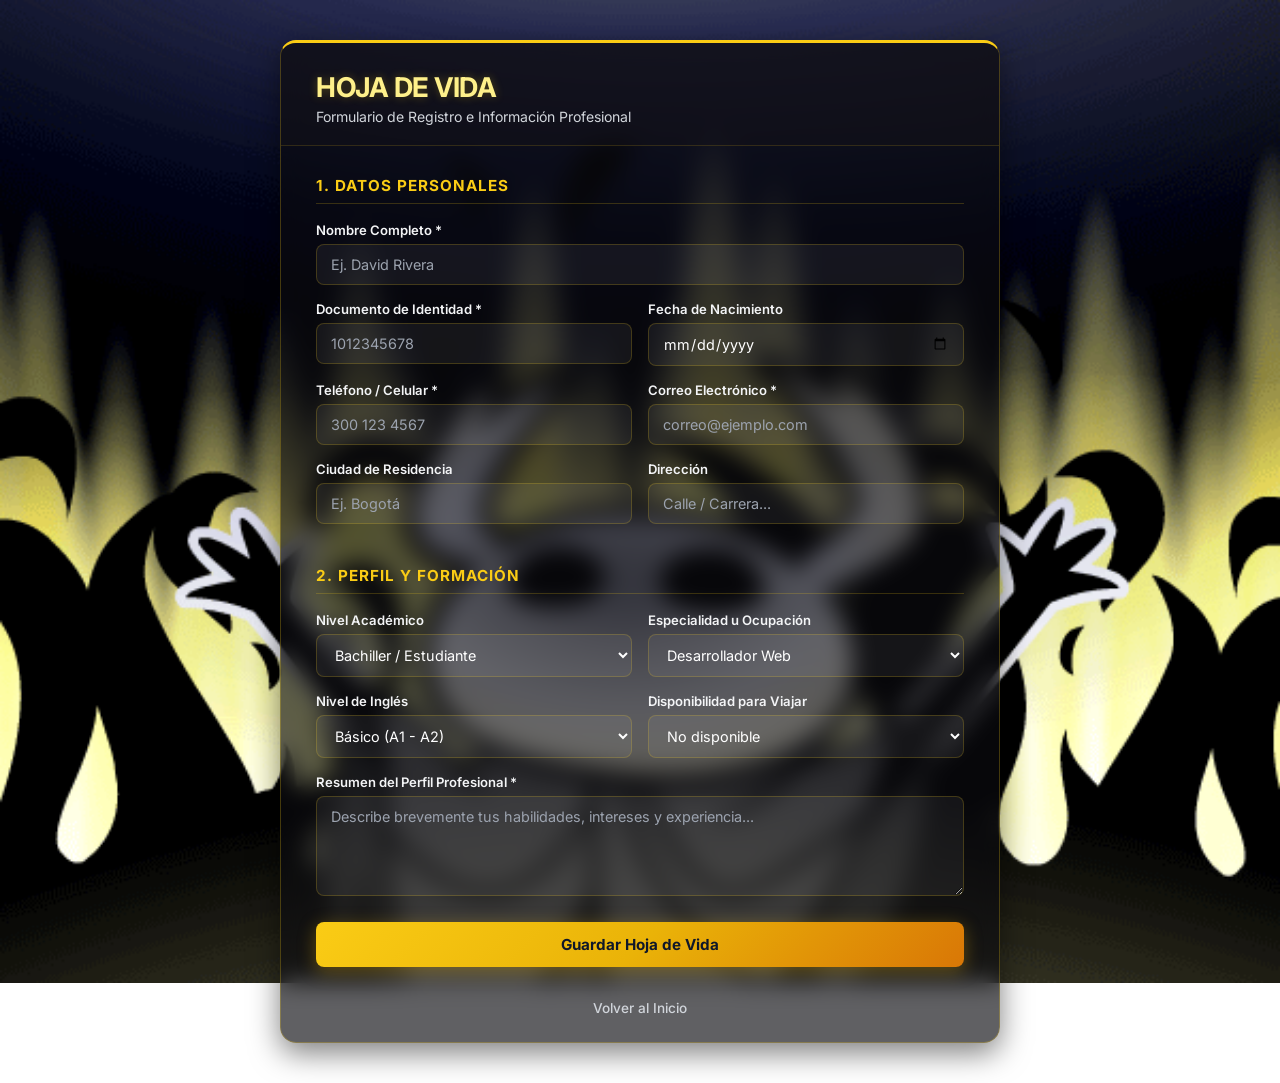
<file: trabaja.html>
<!DOCTYPE html>
<html lang="es">
<head>
    <meta charset="UTF-8">
    <meta name="viewport" content="width=device-width, initial-scale=1.0">
    <title>Hoja de Vida</title>
    <link rel="stylesheet" href="dores.css">
</head>
<body>

    <div class="tarjeta">
        
        <div class="cabecera">
            <h2 class="titulo">HOJA DE VIDA</h2>
            <p class="subtitulo">Formulario de Registro e Información Profesional</p>
        </div>

        <form id="miFormulario" class="formulario">
            
   
            <div class="seccion">
                <h3 class="subtitulo-seccion">1. Datos Personales</h3>
                
                <div class="caja">
                    <label for="nombre" class="etiqueta">Nombre Completo *</label>
                    <input type="text" id="nombre" class="input" placeholder="Ej. David Rivera">
                    <span class="alerta-error" id="errorNombre">Escribe tu nombre completo.</span>
                </div>

                <div class="bloque">
                    <div class="caja">
                        <label for="documento" class="etiqueta">Documento de Identidad *</label>
                        <input type="text" id="documento" class="input" placeholder="1012345678">
                        <span class="alerta-error" id="errorDocumento">Escribe tu documento.</span>
                    </div>

                    <div class="caja">
                        <label for="fechaNac" class="etiqueta">Fecha de Nacimiento</label>
                        <input type="date" id="fechaNac" class="input">
                    </div>
                </div>

                <div class="bloque">
                    <div class="caja">
                        <label for="telefono" class="etiqueta">Teléfono / Celular *</label>
                        <input type="text" id="telefono" class="input" placeholder="300 123 4567">
                        <span class="alerta-error" id="errorTelefono">Escribe tu teléfono.</span>
                    </div>

                    <div class="caja">
                        <label for="correo" class="etiqueta">Correo Electrónico *</label>
                        <input type="email" id="correo" class="input" placeholder="correo@ejemplo.com">
                        <span class="alerta-error" id="errorCorreo">Escribe un correo válido.</span>
                    </div>
                </div>

                <div class="bloque">
                    <div class="caja">
                        <label for="ciudad" class="etiqueta">Ciudad de Residencia</label>
                        <input type="text" id="ciudad" class="input" placeholder="Ej. Bogotá">
                    </div>

                    <div class="caja">
                        <label for="direccion" class="etiqueta">Dirección</label>
                        <input type="text" id="direccion" class="input" placeholder="Calle / Carrera...">
                    </div>
                </div>
            </div>

           
            <div class="seccion">
                <h3 class="subtitulo-seccion">2. Perfil y Formación</h3>
                
                <div class="bloque">
                    <div class="caja">
                        <label for="escolaridad" class="etiqueta">Nivel Académico</label>
                        <select id="escolaridad" class="input">
                            <option value="bachiller">Bachiller / Estudiante</option>
                            <option value="tecnico">Técnico / Tecnólogo</option>
                            <option value="universitario">Pregrado / Universitario</option>
                            <option value="postgrado">Postgrado / Maestría</option>
                        </select>
                    </div>

                    <div class="caja">
                        <label for="rol" class="etiqueta">Especialidad u Ocupación</label>
                        <select id="rol" class="input">
                            <option value="desarrollador">Desarrollador Web</option>
                            <option value="multimedia">Ingeniero / Diseñador Multimedia</option>
                            <option value="gamedev">Desarrollador de Videojuegos</option>
                            <option value="otro">Otro</option>
                        </select>
                    </div>
                </div>

                <div class="bloque">
                    <div class="caja">
                        <label for="ingles" class="etiqueta">Nivel de Inglés</label>
                        <select id="ingles" class="input">
                            <option value="basico">Básico (A1 - A2)</option>
                            <option value="intermedio">Intermedio (B1 - B2)</option>
                            <option value="avanzado">Avanzado (C1 - C2)</option>
                        </select>
                    </div>

                    <div class="caja">
                        <label for="disponibilidad" class="etiqueta">Disponibilidad para Viajar</label>
                        <select id="disponibilidad" class="input">
                            <option value="no">No disponible</option>
                            <option value="si">Sí disponible</option>
                        </select>
                    </div>
                </div>

                <div class="caja">
                    <label for="perfil" class="etiqueta">Resumen del Perfil Profesional *</label>
                    <textarea id="perfil" class="input" rows="4" placeholder="Describe brevemente tus habilidades, intereses y experiencia..."></textarea>
                    <span class="alerta-error" id="errorPerfil">Escribe algo sobre tu perfil.</span>
                </div>
            </div>

            <button type="submit" class="boton">Guardar Hoja de Vida</button>

            <div class="alerta-exito" id="alertaExito">
                ¡Hoja de Vida guardada con éxito!
            </div>
        </form>

        <div class="pie">
            <a href="index.html" class="enlace">Volver al Inicio</a>
        </div>

    </div>

    <script src="funciones.js"></script>
</body>
</html>
</file>
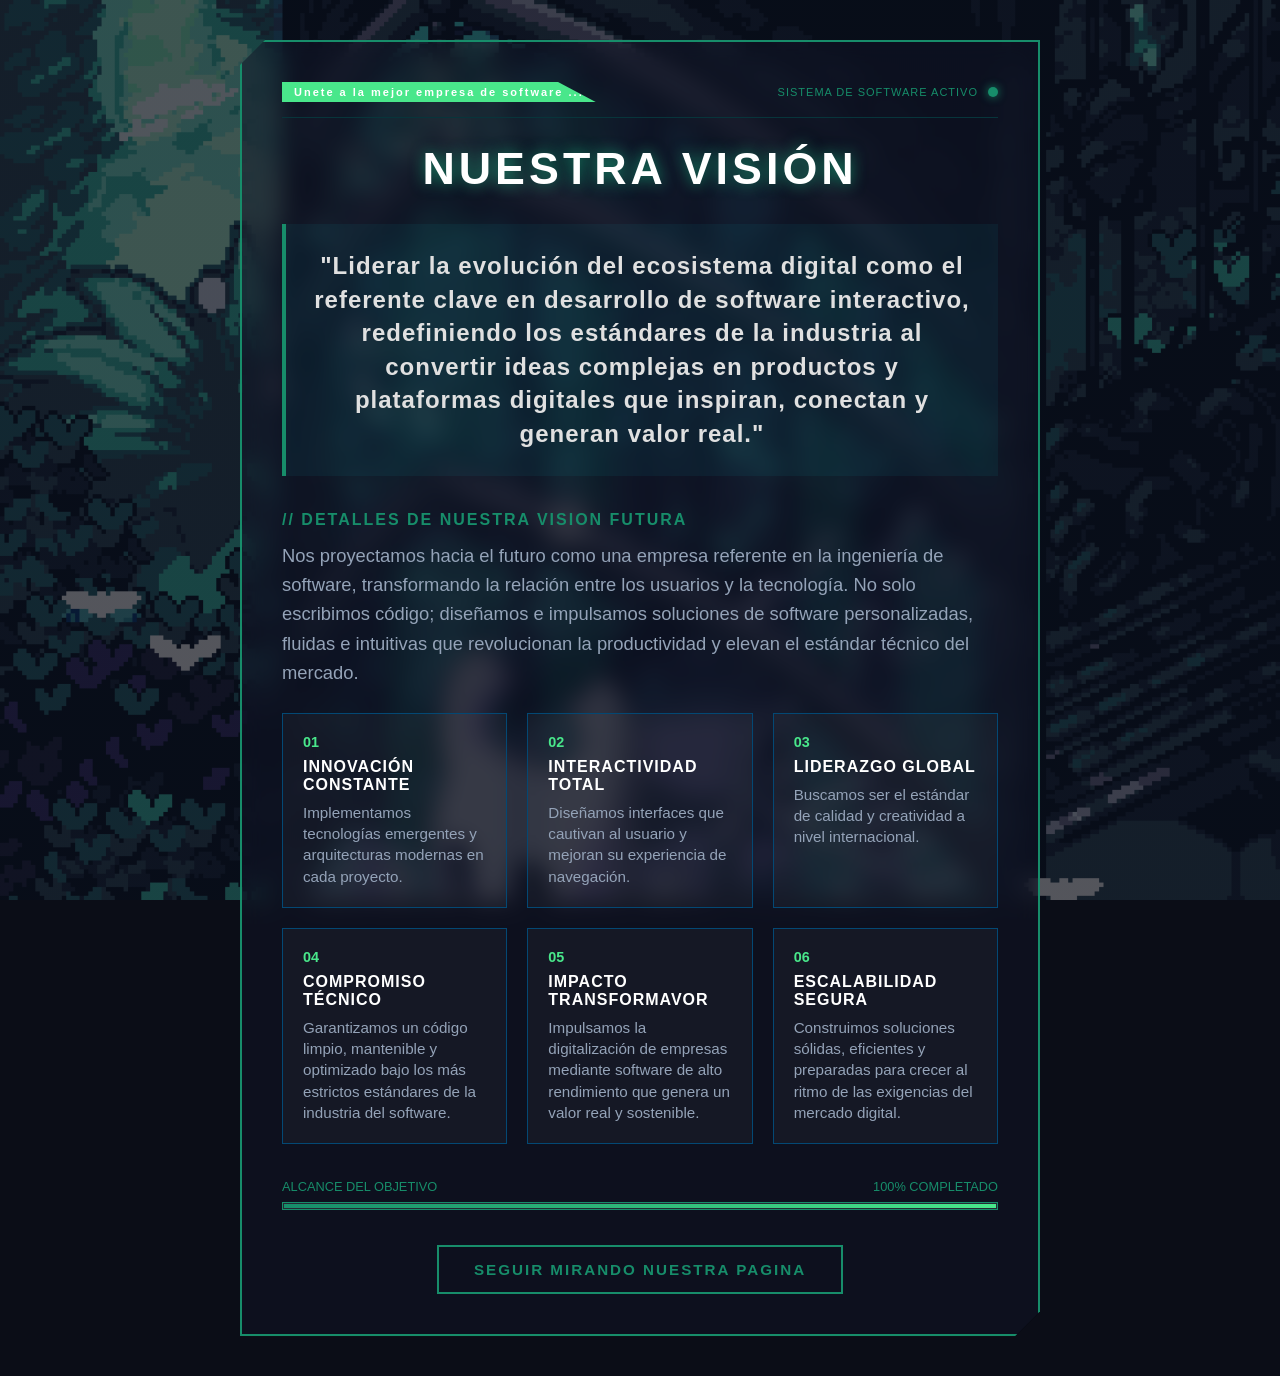
<file: vision.html>
<!DOCTYPE html>
<html lang="es">
<head>
  <meta charset="UTF-8">
  <meta name="viewport" content="width=device-width, initial-scale=1.0">
  <title>Visión | Empresa de Desarrollo de Software</title>
  <link rel="stylesheet" href="vision.css">
  <link href="" rel="stylesheet">
</head>
<body>

  <!-- Capa de fondo para la imagen -->
  <div class="imagen-fondo"></div>

  <main class="seccion-vision">
    <article class="tarjeta-vision">
      
      <!-- Encabezado  -->
      <header class="encabezado-tarjeta">
        <span class="insignia">Unete a la mejor empresa de software ...</span>
        <div class="modulo-estado">
          <span class="texto-estado">SISTEMA DE SOFTWARE ACTIVO</span>
          <span class="indicador-estado"></span>
        </div>
      </header>

    
      <h1 class="titulo-vision">NUESTRA VISIÓN</h1>


      <section class="bloque-declaracion">

        <p class="declaracion-principal">
          "Liderar la evolución del ecosistema digital como el referente clave en desarrollo de software interactivo, redefiniendo los estándares de la industria al convertir ideas complejas en productos y plataformas digitales que inspiran, conectan y generan valor real."
        </p>
      </section>


      <section class="cuerpo-informacion">
        <h2 class="subtitulo-seccion">// DETALLES DE NUESTRA VISION FUTURA</h2>
        <p class="descripcion-empresa">
          Nos proyectamos hacia el futuro como una empresa referente en la ingeniería de software, transformando la relación entre los usuarios y la tecnología. No solo escribimos código; diseñamos e impulsamos soluciones de software personalizadas, fluidas e intuitivas que revolucionan la productividad y elevan el estándar técnico del mercado.
        </p>


        <div class="grilla-pilares">
          <div class="caja-pilar">
            <span class="numero-pilar">01</span>
            <h3>INNOVACIÓN CONSTANTE</h3>
            <p>Implementamos tecnologías emergentes y arquitecturas modernas en cada proyecto.</p>
          </div>

          <div class="caja-pilar">
            <span class="numero-pilar">02</span>
            <h3>INTERACTIVIDAD TOTAL</h3>
            <p>Diseñamos interfaces que cautivan al usuario y mejoran su experiencia de navegación.</p>
          </div>

          <div class="caja-pilar">
            <span class="numero-pilar">03</span>
            <h3>LIDERAZGO GLOBAL</h3>
            <p>Buscamos ser el estándar de calidad y creatividad a nivel internacional.</p>
          </div>

          <div class="caja-pilar">
            <span class="numero-pilar">04</span>
            <h3>COMPROMISO TÉCNICO</h3>
            <p>Garantizamos un código limpio, mantenible y optimizado bajo los más estrictos estándares de la industria del software.</p>
          </div>
          
          <div class="caja-pilar">
            <span class="numero-pilar">05</span>
            <h3>IMPACTO TRANSFORMAVOR</h3>
            <p>Impulsamos la digitalización de empresas mediante software de alto rendimiento que genera un valor real y sostenible.</p>
          </div>
          
          <div class="caja-pilar">
            <span class="numero-pilar">06</span>
            <h3>ESCALABILIDAD SEGURA</h3>
            <p>Construimos soluciones sólidas, eficientes y preparadas para crecer al ritmo de las exigencias del mercado digital.</p>
          </div>          
        </div>
      </section>

      <!-- Barra de progreso  -->
      <section class="contenedor-progreso">
        <div class="etiquetas-progreso">
          <span>ALCANCE DEL OBJETIVO</span>
          <span>100% COMPLETADO</span>
        </div>
        <div class="pista-progreso">
          <div class="barra-progreso"></div>
        </div>
      </section>

      <!-- Pie de tarjeta  -->
<footer class="pie-tarjeta">
  <button class="boton-principal" onclick="window.location.href='index.html'">
    SEGUIR MIRANDO NUESTRA PAGINA
  </button>
</footer>

    </article>
  </main>

</body>
</html>
</file>
<file: pagina_principal.css>
* {
    margin: 0;
    padding: 0;
    box-sizing: border-box;
}

html {
    scroll-behavior: smooth;
}

body {
    background: #080a0d;
    color: #d8dce0;
    font-family: Arial, sans-serif;
    overflow-x: hidden;
}




/* Menú */

#menu {
    width: 100%;
    height: 70px;
    background: #07080a;
    border-bottom: 1px solid #30353b;
    display: flex;
    align-items: center;
    justify-content: center;
    position: fixed;
    top: 0;
    left: 0;
    z-index: 100;
}

#menu ul {
    list-style: none;
    display: flex;
    align-items: center;
    justify-content: center;
    gap: 5px;
}

#menu li {
    position: relative;
}

#menu a {
    display: block;
    padding: 25px 14px;
    color: #aeb4bb;
    text-decoration: none;
    font-size: 13px;
    transition: 0.3s;
}

#menu a:hover {
    color: white;
}

#menu ul ul {
    display: none;
    position: absolute;
    top: 70px;
    left: 0;
    width: 190px;
    background: #080a0d;
    border: 1px solid #30353b;
    padding: 5px 0;
}

#menu li:hover > ul {
    display: block;
}

#menu ul ul li {
    width: 100%;
}

#menu ul ul a {
    padding: 14px 18px;
    font-size: 12px;
}

#menu ul ul a:hover {
    background: #151a1f;
}

/* Slider */

.slider-container {
    width: 100vw;
    height: 100vh;
    display: flex;
    flex-direction: row;
    overflow: hidden;
    position: relative;
    scroll-behavior: smooth;
}

.pantalla {
    width: 100vw;
    min-width: 100vw;
    height: 100vh;
    min-height: 100vh;
    flex-shrink: 0;
    display: flex;
    align-items: center;
    justify-content: center;
    padding: 110px 8% 60px;
    position: relative;
}

.pagina-inicio {
    background-image:
        linear-gradient(
            rgba(5, 7, 9, 0.82),
            rgba(5, 7, 9, 0.96)
        ),
        url("fondo1.gif");
    background-size: cover;
    background-position: center;
    background-attachment: fixed;
}

.pagina-servicios {
    background-image:
        linear-gradient(
            rgba(5, 7, 9, 0.82),
            rgba(5, 7, 9, 0.96)
        ),
        url("fondos2.gif");
    background-size: cover;
    background-position: center;
    background-attachment: fixed;
    border-left: 1px solid #20252a;
}

.pagina-contacto {
    background-image:
        linear-gradient(
            rgba(5, 7, 9, 0.82),
            rgba(5, 7, 9, 0.96)
        ),
        url("fondo3.gif");
    background-size: cover;
    background-position: center;
    background-attachment: fixed;
    border-left: 1px solid #20252a;
}

.contenido-seccion {
    width: 100%;
    max-width: 1150px;
    display: flex;
    flex-direction: column;
    align-items: center;
    justify-content: center;
    gap: 35px;
}

#texto {
    width: 100%;
    max-width: 900px;
    text-align: center;
    animation: aparecer 0.8s ease;
}

#texto h1,
#texto h2 {
    color: white;
    font-family: Georgia, serif;
    font-size: clamp(38px, 5vw, 70px);
    line-height: 0.95;
    letter-spacing: 3px;
    margin-bottom: 25px;
}

#texto p {
    max-width: 700px;
    margin: auto;
    color: #9ba1a7;
    line-height: 1.8;
    font-size: 15px;
}

.contenedor-tarjetas {
    width: 100%;
    display: grid;
    grid-template-columns: repeat(4, 1fr);
    gap: 18px;
}

.contenedor-tarjetas a {
    text-decoration: none;
    color: inherit;
}

.tarjeta-info {
    width: 100%;
    height: 245px;
    background: #101419;
    border: 1px solid #30363c;
    padding: 18px;
    text-align: center;
    transition: 0.3s;
    overflow: hidden;
}

.tarjeta-info:hover {
    transform: translateY(-7px);
    border-color: #89939c;
    background: #151a1f;
}

.tarjeta-info img {
    width: 100%;
    height: 115px;
    object-fit: cover;
    border: 1px solid #252a30;
    margin-bottom: 15px;
}

.tarjeta-info h3 {
    color: white;
    font-size: 15px;
    letter-spacing: 2px;
    margin-bottom: 10px;
}

.tarjeta-info p {
    color: #92999f;
    font-size: 13px;
    line-height: 1.5;
}

/* Botones */

.slider-anterior,
.slider-siguiente {
    position: fixed;
    top: 50%;
    transform: translateY(-50%);
    width: 45px;
    height: 45px;
    border: 1px solid #596169;
    background: rgba(8, 10, 13, 0.85);
    color: #d8dce0;
    font-size: 25px;
    cursor: pointer;
    z-index: 50;
    transition: 0.3s;
}

.slider-anterior {
    left: 20px;
}

.slider-siguiente {
    right: 20px;
}

.slider-anterior:hover,
.slider-siguiente:hover {
    background: white;
    color: #080a0d;
    border-color: white;
}

.slider-indicadores {
    position: fixed;
    bottom: 25px;
    left: 50%;
    transform: translateX(-50%);
    display: flex;
    gap: 10px;
    z-index: 50;
}

.indicador {
    width: 9px;
    height: 9px;
    border-radius: 50%;
    border: 1px solid #8d969e;
    background: transparent;
    cursor: pointer;
    transition: 0.3s;
}

.indicador.activo {
    background: white;
    border-color: white;
    transform: scale(1.2);
}

/* Parte inferior general */

.seccion-abajo {
    width: 100%;
    min-height: 100vh;
    padding: 120px 10%;
    display: flex;
    align-items: center;
    justify-content: center;
    background-image:
        linear-gradient(
            rgba(5, 7, 9, 0.82),
            rgba(5, 7, 9, 0.96)
        ),
        url("pixell (1).jpg");
    background-size: cover;
    background-position: center;
    border-top: 1px solid #20252a;
}

.contenido-abajo {
    width: 100%;
    max-width: 1100px;
    text-align: center;
}

.contenido-abajo h2 {
    color: white;
    font-family: Georgia, serif;
    font-size: 42px;
    letter-spacing: 2px;
    margin-bottom: 45px;
}

.contenedor-cajas-nuevas {
    display: flex;
    gap: 20px;
    margin-bottom: 20px;
}

/* Estilos de Cajas y EFECTOS HOVER */

.caja-opaca {
    flex: 1;
    background: #101419;
    border: 1px solid #30363c;
    padding: 30px;
    transition: all 0.4s ease;
    cursor: pointer;
}

.caja-opaca:hover {
    transform: translateY(-8px) scale(1.01);
    border-color: #ffffff;
    background: #181f26;
    box-shadow: 0 10px 25px rgba(0, 0, 0, 0.7), 0 0 15px rgba(255, 255, 255, 0.1);
}

.caja-opaca h3 {
    color: white;
    font-size: 16px;
    letter-spacing: 2px;
    margin-bottom: 15px;
    transition: color 0.3s ease;
}

.caja-opaca:hover h3 {
    color: #61afef;
}

.caja-opaca p {
    color: #92999f;
    line-height: 1.7;
    font-size: 14px;
}

/* KEYFRAMES DE ENTRADA DIFERENTES POR CAJA */

/* 1. Entrada desde la Izquierda */
@keyframes entradaIzquierda {
    from {
        opacity: 0;
        transform: translateX(-60px);
    }
    to {
        opacity: 1;
        transform: translateX(0);
    }
}

/* 2. Entrada desde la Derecha */
@keyframes entradaDerecha {
    from {
        opacity: 0;
        transform: translateX(60px);
    }
    to {
        opacity: 1;
        transform: translateX(0);
    }
}

/* 3. Entrada con Zoom / Escalado */
@keyframes entradaZoom {
    from {
        opacity: 0;
        transform: scale(0.8);
    }
    to {
        opacity: 1;
        transform: scale(1);
    }
}

/* 4. Entrada con Rotación Leve */
@keyframes entradaRotativa {
    from {
        opacity: 0;
        transform: translateY(40px) rotate(-3deg);
    }
    to {
        opacity: 1;
        transform: translateY(0) rotate(0deg);
    }
}

/* 5. Entrada desde Abajo */
@keyframes aparecer {
    from {
        opacity: 0;
        transform: translateY(35px);
    }
    to {
        opacity: 1;
        transform: translateY(0);
    }
}

/* ASIGNACIÓN DE ANIMACIONES DE ENTRADA A LAS CAJAS */

/* Sección Desarrollo de Software */
.fila-3 .caja-opaca:nth-child(1) { animation: entradaIzquierda 0.8s ease forwards; }
.fila-3 .caja-opaca:nth-child(2) { animation: entradaZoom 0.8s ease forwards; }
.fila-3 .caja-opaca:nth-child(3) { animation: entradaDerecha 0.8s ease forwards; }

.fila-2 .caja-opaca:nth-child(1) { animation: entradaIzquierda 1s ease forwards; }
.fila-2 .caja-opaca:nth-child(2) { animation: entradaDerecha 1s ease forwards; }

.fila-1 .caja-opaca { animation: entradaRotativa 1.1s ease forwards; }

/* Sección Inteligencia Artificial */
.fila-asimetrica-1 .caja-opaca:nth-child(1) { animation: entradaIzquierda 0.9s ease forwards; }
.fila-asimetrica-1 .caja-opaca:nth-child(2) { animation: entradaDerecha 0.9s ease forwards; }

.fila-cuatro .caja-opaca:nth-child(1) { animation: entradaIzquierda 0.7s ease forwards; }
.fila-cuatro .caja-opaca:nth-child(2) { animation: aparecer 0.8s ease forwards; }
.fila-cuatro .caja-opaca:nth-child(3) { animation: entradaZoom 0.9s ease forwards; }
.fila-cuatro .caja-opaca:nth-child(4) { animation: entradaDerecha 1s ease forwards; }

.fila-asimetrica-2 .caja-opaca:nth-child(1) { animation: entradaRotativa 1s ease forwards; }
.fila-asimetrica-2 .caja-opaca:nth-child(2) { animation: entradaDerecha 1.1s ease forwards; }

/* Configuración de la sección Inteligencia Artificial */

.seccion-ia {
    background-image:
        linear-gradient(
            rgba(5, 7, 9, 0.82),
            rgba(5, 7, 9, 0.96)
        ),
        url("intelii.gif");
    background-size: cover;
    background-position: center;
    border-top: 1px solid #20252a;
}

/* Animaciones y Hover para los Títulos */

#texto h1,
#texto h2,
.contenido-abajo h2,
.titulo-ia {
    position: relative;
    display: inline-block;
    transition: all 0.4s ease;
    animation: brilloTitulo 4s infinite alternate;
    cursor: default;
}

#texto h1:hover,
#texto h2:hover,
.contenido-abajo h2:hover,
.titulo-ia:hover {
    transform: scale(1.03);
    letter-spacing: 4px;
    text-shadow: 0 0 15px rgba(255, 255, 255, 0.6), 0 0 30px rgba(137, 147, 156, 0.4);
    color: #ffffff;
}

@keyframes brilloTitulo {
    0% {
        opacity: 0.85;
        text-shadow: 0 0 2px rgba(255, 255, 255, 0.2);
    }
    100% {
        opacity: 1;
        text-shadow: 0 0 10px rgba(255, 255, 255, 0.5);
    }
}

/* Distribuciones asimétricas para la sección de IA */

.fila-asimetrica-1 {
    display: grid;
    grid-template-columns: 1.8fr 1fr;
    gap: 20px;
    margin-bottom: 20px;
}

.fila-cuatro {
    display: grid;
    grid-template-columns: repeat(4, 1fr);
    gap: 20px;
    margin-bottom: 20px;
}

.fila-asimetrica-2 {
    display: grid;
    grid-template-columns: 1fr 1.8fr;
    gap: 20px;
    margin-bottom: 20px;
}

/* Badges e información secundaria */

.badge-ia {
    display: inline-block;
    font-size: 10px;
    text-transform: uppercase;
    letter-spacing: 1.5px;
    color: #89939c;
    border: 1px solid #30363c;
    padding: 3px 8px;
    border-radius: 3px;
    margin-bottom: 12px;
    background: rgba(8, 10, 13, 0.6);
}

.caja-mini h3 {
    font-size: 14px;
}

.caja-mini p {
    font-size: 12px;
}













@media (max-width: 700px) {

nav {
    flex-direction: column;
    gap: 20px;
}

nav h2 {
    text-align: center;
}

nav a {
    margin: 0 8px;
    font-size: 14px;
}

.inicio {
    text-align: center;
    align-items: center;
}

.inicio h1 {
    font-size: 48px;
}

.inicio p {
    font-size: 16px;
}

section {
    padding: 60px 0;
}

section h2 {
    font-size: 32px;
}

.tarjetas,
.pasos,
.lista,
.ejemplos-contenedor {
    grid-template-columns: 1fr;
}

}
</file>
<file: algo nuevo/pagina_principal.css>
* {
    margin: 0;
    padding: 0;
    box-sizing: border-box;
}

html {
    scroll-behavior: smooth;
}

body {
    background: #080a0d;
    color: #d8dce0;
    font-family: Arial, sans-serif;
    overflow-x: hidden;
}

/* Menú */

#menu {
    width: 100%;
    height: 70px;
    background: #07080a;
    border-bottom: 1px solid #30353b;
    display: flex;
    align-items: center;
    justify-content: center;
    position: fixed;
    top: 0;
    left: 0;
    z-index: 100;
}

#menu ul {
    list-style: none;
    display: flex;
    align-items: center;
    justify-content: center;
    gap: 5px;
}

#menu li {
    position: relative;
}

#menu a {
    display: block;
    padding: 25px 14px;
    color: #aeb4bb;
    text-decoration: none;
    font-size: 13px;
    transition: 0.3s;
}

#menu a:hover {
    color: white;
}

#menu ul ul {
    display: none;
    position: absolute;
    top: 70px;
    left: 0;
    width: 190px;
    background: #080a0d;
    border: 1px solid #30353b;
    padding: 5px 0;
}

#menu li:hover > ul {
    display: block;
}

#menu ul ul li {
    width: 100%;
}

#menu ul ul a {
    padding: 14px 18px;
    font-size: 12px;
}

#menu ul ul a:hover {
    background: #151a1f;
}

/* Slider */

.slider-container {
    width: 100vw;
    height: 100vh;
    display: flex;
    flex-direction: row;
    overflow: hidden;
    position: relative;
    scroll-behavior: smooth;
}

.pantalla {
    width: 100vw;
    min-width: 100vw;
    height: 100vh;
    min-height: 100vh;
    flex-shrink: 0;
    display: flex;
    align-items: center;
    justify-content: center;
    padding: 110px 8% 60px;
    position: relative;
}

.pagina-inicio {
    background-image:
        linear-gradient(
            rgba(5, 7, 9, 0.82),
            rgba(5, 7, 9, 0.96)
        ),
        url("fondo1.gif");
    background-size: cover;
    background-position: center;
    background-attachment: fixed;
}

.pagina-servicios {
    background-image:
        linear-gradient(
            rgba(5, 7, 9, 0.82),
            rgba(5, 7, 9, 0.96)
        ),
        url("fondos2.gif");
    background-size: cover;
    background-position: center;
    background-attachment: fixed;
    border-left: 1px solid #20252a;
}

.pagina-contacto {
    background-image:
        linear-gradient(
            rgba(5, 7, 9, 0.82),
            rgba(5, 7, 9, 0.96)
        ),
        url("fondo3.gif");
    background-size: cover;
    background-position: center;
    background-attachment: fixed;
    border-left: 1px solid #20252a;
}

.contenido-seccion {
    width: 100%;
    max-width: 1150px;
    display: flex;
    flex-direction: column;
    align-items: center;
    justify-content: center;
    gap: 35px;
}

#texto {
    width: 100%;
    max-width: 900px;
    text-align: center;
    animation: aparecer 0.8s ease;
}

#texto h1,
#texto h2 {
    color: white;
    font-family: Georgia, serif;
    font-size: clamp(38px, 5vw, 70px);
    line-height: 0.95;
    letter-spacing: 3px;
    margin-bottom: 25px;
}

#texto p {
    max-width: 700px;
    margin: auto;
    color: #9ba1a7;
    line-height: 1.8;
    font-size: 15px;
}

.contenedor-tarjetas {
    width: 100%;
    display: grid;
    grid-template-columns: repeat(4, 1fr);
    gap: 18px;
}

.contenedor-tarjetas a {
    text-decoration: none;
    color: inherit;
}

.tarjeta-info {
    width: 100%;
    height: 245px;
    background: #101419;
    border: 1px solid #30363c;
    padding: 18px;
    text-align: center;
    transition: 0.3s;
    overflow: hidden;
}

.tarjeta-info:hover {
    transform: translateY(-7px);
    border-color: #89939c;
    background: #151a1f;
}

.tarjeta-info img {
    width: 100%;
    height: 115px;
    object-fit: cover;
    border: 1px solid #252a30;
    margin-bottom: 15px;
}

.tarjeta-info h3 {
    color: white;
    font-size: 15px;
    letter-spacing: 2px;
    margin-bottom: 10px;
}

.tarjeta-info p {
    color: #92999f;
    font-size: 13px;
    line-height: 1.5;
}

/* Botones */

.slider-anterior,
.slider-siguiente {
    position: fixed;
    top: 50%;
    transform: translateY(-50%);
    width: 45px;
    height: 45px;
    border: 1px solid #596169;
    background: rgba(8, 10, 13, 0.85);
    color: #d8dce0;
    font-size: 25px;
    cursor: pointer;
    z-index: 50;
    transition: 0.3s;
}

.slider-anterior {
    left: 20px;
}

.slider-siguiente {
    right: 20px;
}

.slider-anterior:hover,
.slider-siguiente:hover {
    background: white;
    color: #080a0d;
    border-color: white;
}

.slider-indicadores {
    position: fixed;
    bottom: 25px;
    left: 50%;
    transform: translateX(-50%);
    display: flex;
    gap: 10px;
    z-index: 50;
}

.indicador {
    width: 9px;
    height: 9px;
    border-radius: 50%;
    border: 1px solid #8d969e;
    background: transparent;
    cursor: pointer;
    transition: 0.3s;
}

.indicador.activo {
    background: white;
    border-color: white;
    transform: scale(1.2);
}

/* Parte inferior general */

.seccion-abajo {
    width: 100%;
    min-height: 100vh;
    padding: 120px 10%;
    display: flex;
    align-items: center;
    justify-content: center;
    background-image:
        linear-gradient(
            rgba(5, 7, 9, 0.82),
            rgba(5, 7, 9, 0.96)
        ),
        url("pixell (1).jpg");
    background-size: cover;
    background-position: center;
    border-top: 1px solid #20252a;
}

.contenido-abajo {
    width: 100%;
    max-width: 1100px;
    text-align: center;
}

.contenido-abajo h2 {
    color: white;
    font-family: Georgia, serif;
    font-size: 42px;
    letter-spacing: 2px;
    margin-bottom: 45px;
}

.contenedor-cajas-nuevas {
    display: flex;
    gap: 20px;
    margin-bottom: 20px;
}

/* Estilos de Cajas y EFECTOS HOVER */

.caja-opaca {
    flex: 1;
    background: #101419;
    border: 1px solid #30363c;
    padding: 30px;
    transition: all 0.4s ease;
    cursor: pointer;
}

.caja-opaca:hover {
    transform: translateY(-8px) scale(1.01);
    border-color: #ffffff;
    background: #181f26;
    box-shadow: 0 10px 25px rgba(0, 0, 0, 0.7), 0 0 15px rgba(255, 255, 255, 0.1);
}

.caja-opaca h3 {
    color: white;
    font-size: 16px;
    letter-spacing: 2px;
    margin-bottom: 15px;
    transition: color 0.3s ease;
}

.caja-opaca:hover h3 {
    color: #61afef;
}

.caja-opaca p {
    color: #92999f;
    line-height: 1.7;
    font-size: 14px;
}

/* KEYFRAMES DE ENTRADA DIFERENTES POR CAJA */

/* 1. Entrada desde la Izquierda */
@keyframes entradaIzquierda {
    from {
        opacity: 0;
        transform: translateX(-60px);
    }
    to {
        opacity: 1;
        transform: translateX(0);
    }
}

/* 2. Entrada desde la Derecha */
@keyframes entradaDerecha {
    from {
        opacity: 0;
        transform: translateX(60px);
    }
    to {
        opacity: 1;
        transform: translateX(0);
    }
}

/* 3. Entrada con Zoom / Escalado */
@keyframes entradaZoom {
    from {
        opacity: 0;
        transform: scale(0.8);
    }
    to {
        opacity: 1;
        transform: scale(1);
    }
}

/* 4. Entrada con Rotación Leve */
@keyframes entradaRotativa {
    from {
        opacity: 0;
        transform: translateY(40px) rotate(-3deg);
    }
    to {
        opacity: 1;
        transform: translateY(0) rotate(0deg);
    }
}

/* 5. Entrada desde Abajo */
@keyframes aparecer {
    from {
        opacity: 0;
        transform: translateY(35px);
    }
    to {
        opacity: 1;
        transform: translateY(0);
    }
}

/* ASIGNACIÓN DE ANIMACIONES DE ENTRADA A LAS CAJAS */

/* Sección Desarrollo de Software */
.fila-3 .caja-opaca:nth-child(1) { animation: entradaIzquierda 0.8s ease forwards; }
.fila-3 .caja-opaca:nth-child(2) { animation: entradaZoom 0.8s ease forwards; }
.fila-3 .caja-opaca:nth-child(3) { animation: entradaDerecha 0.8s ease forwards; }

.fila-2 .caja-opaca:nth-child(1) { animation: entradaIzquierda 1s ease forwards; }
.fila-2 .caja-opaca:nth-child(2) { animation: entradaDerecha 1s ease forwards; }

.fila-1 .caja-opaca { animation: entradaRotativa 1.1s ease forwards; }

/* Sección Inteligencia Artificial */
.fila-asimetrica-1 .caja-opaca:nth-child(1) { animation: entradaIzquierda 0.9s ease forwards; }
.fila-asimetrica-1 .caja-opaca:nth-child(2) { animation: entradaDerecha 0.9s ease forwards; }

.fila-cuatro .caja-opaca:nth-child(1) { animation: entradaIzquierda 0.7s ease forwards; }
.fila-cuatro .caja-opaca:nth-child(2) { animation: aparecer 0.8s ease forwards; }
.fila-cuatro .caja-opaca:nth-child(3) { animation: entradaZoom 0.9s ease forwards; }
.fila-cuatro .caja-opaca:nth-child(4) { animation: entradaDerecha 1s ease forwards; }

.fila-asimetrica-2 .caja-opaca:nth-child(1) { animation: entradaRotativa 1s ease forwards; }
.fila-asimetrica-2 .caja-opaca:nth-child(2) { animation: entradaDerecha 1.1s ease forwards; }

/* Configuración de la sección Inteligencia Artificial */

.seccion-ia {
    background-image:
        linear-gradient(
            rgba(5, 7, 9, 0.82),
            rgba(5, 7, 9, 0.96)
        ),
        url("intelii.gif");
    background-size: cover;
    background-position: center;
    border-top: 1px solid #20252a;
}

/* Animaciones y Hover para los Títulos */

#texto h1,
#texto h2,
.contenido-abajo h2,
.titulo-ia {
    position: relative;
    display: inline-block;
    transition: all 0.4s ease;
    animation: brilloTitulo 4s infinite alternate;
    cursor: default;
}

#texto h1:hover,
#texto h2:hover,
.contenido-abajo h2:hover,
.titulo-ia:hover {
    transform: scale(1.03);
    letter-spacing: 4px;
    text-shadow: 0 0 15px rgba(255, 255, 255, 0.6), 0 0 30px rgba(137, 147, 156, 0.4);
    color: #ffffff;
}

@keyframes brilloTitulo {
    0% {
        opacity: 0.85;
        text-shadow: 0 0 2px rgba(255, 255, 255, 0.2);
    }
    100% {
        opacity: 1;
        text-shadow: 0 0 10px rgba(255, 255, 255, 0.5);
    }
}

/* Distribuciones asimétricas para la sección de IA */

.fila-asimetrica-1 {
    display: grid;
    grid-template-columns: 1.8fr 1fr;
    gap: 20px;
    margin-bottom: 20px;
}

.fila-cuatro {
    display: grid;
    grid-template-columns: repeat(4, 1fr);
    gap: 20px;
    margin-bottom: 20px;
}

.fila-asimetrica-2 {
    display: grid;
    grid-template-columns: 1fr 1.8fr;
    gap: 20px;
    margin-bottom: 20px;
}

/* Badges e información secundaria */

.badge-ia {
    display: inline-block;
    font-size: 10px;
    text-transform: uppercase;
    letter-spacing: 1.5px;
    color: #89939c;
    border: 1px solid #30363c;
    padding: 3px 8px;
    border-radius: 3px;
    margin-bottom: 12px;
    background: rgba(8, 10, 13, 0.6);
}

.caja-mini h3 {
    font-size: 14px;
}

.caja-mini p {
    font-size: 12px;
}

/* Responsive */

@media (max-width: 950px) {
    #menu a {
        padding: 25px 8px;
        font-size: 11px;
    }

    .contenedor-tarjetas {
        grid-template-columns: repeat(2, 1fr);
    }

    .tarjeta-info {
        height: 220px;
    }

    .tarjeta-info img {
        height: 90px;
    }

    .slider-anterior {
        left: 10px;
    }

    .slider-siguiente {
        right: 10px;
    }

    .fila-asimetrica-1,
    .fila-cuatro,
    .fila-asimetrica-2 {
        grid-template-columns: 1fr 1fr;
    }
}

@media (max-width: 650px) {
    #menu {
        height: 60px;
    }

    #menu ul {
        gap: 0;
    }

    #menu a {
        padding: 22px 6px;
        font-size: 9px;
    }

    #menu ul ul {
        top: 60px;
    }

    .pantalla {
        padding: 90px 12% 60px;
    }

    #texto h1,
    #texto h2 {
        font-size: 35px;
        letter-spacing: 1px;
    }

    #texto p {
        font-size: 13px;
    }

    .contenedor-tarjetas {
        grid-template-columns: repeat(2, 1fr);
        gap: 10px;
    }

    .tarjeta-info {
        height: 190px;
        padding: 10px;
    }

    .tarjeta-info img {
        height: 70px;
        margin-bottom: 8px;
    }

    .tarjeta-info h3 {
        font-size: 10px;
        letter-spacing: 1px;
    }

    .tarjeta-info p {
        font-size: 10px;
    }

    .slider-anterior,
    .slider-siguiente {
        width: 35px;
        height: 35px;
        font-size: 18px;
    }

    .slider-anterior {
        left: 5px;
    }

    .slider-siguiente {
        right: 5px;
    }

    .contenedor-cajas-nuevas,
    .fila-asimetrica-1,
    .fila-cuatro,
    .fila-asimetrica-2 {
        display: flex;
        flex-direction: column;
    }
}
</file>
<file: Repositorio-erre-con-erre-cigarro-erre-con-erre-barill/algo nuevo/pagina_principal.css>
/* RESETEO BÁSICO */
* {
    margin: 0;
    padding: 0;
    box-sizing: border-box;
}

html, body {
    margin: 0;
    padding: 0;
    overflow-x: hidden;
    overflow-y: auto; /* Permite hacer scroll hacia la sección de abajo */
    width: 100%;
    font-family: Arial, sans-serif;
    color: white;
    background-color: #111;
}

/* MENÚ FIX */
#menu {
    width: 100%;
    background: rgba(0, 0, 0, 0.8);
    position: fixed;
    top: 0;
    left: 0;
    z-index: 100;
}

#menu ul {
    list-style: none;
    display: flex;
    justify-content: center;
}

#menu .item {
    position: relative;
}

#menu .item a {
    display: block;
    padding: 15px 20px;
    color: white;
    text-decoration: none;
    transition: 0.3s;
}

#menu .item a:hover {
    background: red;
    transform: scale(1.1);
}

#menu ul ul {
    display: none;
    position: absolute;
    top: 50px;
    background: #111;
    border-radius: 5px;
}

#menu ul li:hover > ul {
    display: block;
}

#menu ul ul li {
    width: 180px;
}

/* SLIDER INTACTO */
.slider-container {
    display: flex;           
    width: 100vw;
    height: 100vh;
    overflow-x: hidden;     
    scroll-behavior: smooth;  
}

.pantalla {
    min-width: 100vw;         
    height: 100vh;
    display: flex;
    justify-content: center;
    align-items: center;      
    box-sizing: border-box;
    padding: 20px;
}

#texto {
    max-width: 850px;
    margin-top: 60px;        
    padding: 40px;
    text-align: center;
    font-size: 22px;
    font-style: italic;
    background: rgba(0, 0, 0, 0.6);
    border-radius: 15px;
    animation: aparecer 2s ease;
}

@keyframes aparecer {
    from {
        opacity: 0;
        transform: translateY(30px);
    }
    to {
        opacity: 1;
        transform: translateY(0);
    }
}

a {
    transition: 0.3s;
}

.pagina-inicio {
    background-image: url('fondo1.gif');
    background-size: cover;
    background-position: center;
    background-attachment: fixed;
}

.pagina-servicios {
    background-image: url('fondos2.gif'); 
    background-size: cover;
    background-position: center;
    background-attachment: fixed;
}

.pagina-contacto {
    background-image: url('fondo3.gif'); 
    background-size: cover;
    background-position: center;
    background-attachment: fixed;
}

.contenido-seccion {
    display: flex;
    flex-direction: column;   
    align-items: center;      
    width: 100%;
    max-width: 1200px;
    gap: 35px;               
    padding: 20px;
}

/* TARJETAS ORIGINALES RESTAURADAS */
.contenedor-tarjetas {
    display: flex;
    justify-content: center;
    gap: 20px;               
    width: 100%;
    max-width: 1050px;
}

.tarjeta-info {
    background: rgba(8, 10, 15, 0.65);         
    border: 1px solid rgba(255, 255, 255, 0.12);
    border-radius: 12px;
    padding: 16px;
    text-align: center;
    backdrop-filter: blur(8px);                
}

.tarjeta-imagen {
    width: 100%;
    height: 140px;                            
    border-radius: 8px;
    overflow: hidden;
    margin-bottom: 12px;
    background: rgba(255, 255, 255, 0.04);      
    border: 1px solid rgba(255, 255, 255, 0.05);
}

.tarjeta-imagen img {
    width: 100%;
    height: 100%;
    object-fit: cover;                        
    transition: transform 0.5s ease;
}

.tarjeta-info h3 {
    font-family: 'Cinzel', 'Segoe UI', sans-serif; 
    color: #00d2ff;                             
    font-size: 15px;
    margin-top: 0;
    margin-bottom: 6px;
    text-transform: uppercase;
    letter-spacing: 1.5px;
    text-shadow: 0 0 8px rgba(0, 210, 255, 0.3); 
}

.tarjeta-info p {
    color: #b0c4de;                             
    font-size: 15px;
    line-height: 1.35;
    margin: 0;
}

.tarjeta-info:hover {
    transform: translateY(-6px);              
    border-color: rgba(0, 210, 255, 0.45);     
    box-shadow: 0 8px 20px rgba(0, 210, 255, 0.15); 
    background: rgba(12, 16, 24, 0.75);         
}

.tarjeta-info:hover .tarjeta-imagen img {
    transform: scale(1.08);
}








/* =========================================================
   NUEVA SECCIÓN DEBAJO DEL SLIDER (FOTO DE FONDO Y CAJAS)
   ========================================================= */
.seccion-abajo {
    width: 100%;
    min-height: 80vh;
    padding: 80px 20px;
    display: flex;
    justify-content: center;
    align-items: center;
    background-image: linear-gradient(rgba(0, 0, 0, 0.6), rgba(0, 0, 0, 0.8)), url('pixell\ \(1\).jpg');
    background-size: cover;
    background-position: center;
    background-attachment: fixed;
}

.contenido-abajo {
    width: 100%;
    max-width: 1050px;
    text-align: center;
}

.contenido-abajo h2 {
    font-family: 'Cinzel', 'Segoe UI', sans-serif;
    color: #00d2ff;
    font-size: 26px;
    letter-spacing: 2px;
    text-transform: uppercase;
    margin-bottom: 40px;
    text-shadow: 0 0 10px rgba(0, 210, 255, 0.4);
    opacity: 0;
    animation: entradaDesdeArriba 0.8s ease-out forwards;
}

/* Contenedores por fila */
.contenedor-cajas-nuevas {
    display: flex;
    justify-content: space-between;
    gap: 25px;
    margin-bottom: 25px;
    width: 100%;
}

/* Fila 1: 3 cajas iguales */
.fila-3 .caja-opaca {
    flex: 1;
    opacity: 0;
    animation: entradaDesdeAbajo 0.8s ease-out 0.2s forwards;
}

/* Fila 2: 2 cajas más anchas */
.fila-2 .caja-opaca {
    flex: 1;
    opacity: 0;
    animation: entradaConEscala 0.8s ease-out 0.5s forwards;
}

/* Fila 3: 1 caja que ocupa todo el ancho */
.fila-1 .caja-opaca {
    flex: 1;
    width: 100%;
    opacity: 0;
    animation: entradaBrillo 1s ease-out 0.8s forwards;
}

/* ESTILOS DE LA CAJA Y SU TRANSICIÓN HOVER */
.caja-opaca {
    background: rgba(8, 10, 15, 0.75);
    border: 1px solid rgba(0, 210, 255, 0.25);
    border-radius: 12px;
    padding: 30px 25px;
    backdrop-filter: blur(10px);
    text-align: center;
    
    /* Transición suave para el elevamiento al pasar el cursor */
    transition: transform 0.3s cubic-bezier(0.25, 1, 0.5, 1), 
                border-color 0.3s ease, 
                box-shadow 0.3s ease;
}

.caja-opaca h3 {
    color: #00d2ff;
    font-size: 18px;
    margin-bottom: 12px;
    text-transform: uppercase;
    letter-spacing: 1px;
    text-align: center;
}

.caja-opaca p {
    color: #b0c4de;
    font-size: 15px;
    line-height: 1.5;
    text-align: center;
}

/* ANIMACIÓN AL PASAR EL CURSOR (HOVER) */
.caja-opaca:hover {
    transform: translateY(-8px) !important; /* Se eleva 8px */
    border-color: rgba(0, 210, 255, 0.7);
    box-shadow: 0 12px 30px rgba(0, 210, 255, 0.25);
}

/* ANIMACIONES KEYFRAMES DE ENTRADA */
@keyframes entradaDesdeArriba {
    0% {
        opacity: 0;
        transform: translateY(-30px);
    }
    100% {
        opacity: 1;
        transform: translateY(0);
    }
}

@keyframes entradaDesdeAbajo {
    0% {
        opacity: 0;
        transform: translateY(40px);
    }
    100% {
        opacity: 1;
        transform: translateY(0);
    }
}

@keyframes entradaConEscala {
    0% {
        opacity: 0;
        transform: scale(0.85);
    }
    100% {
        opacity: 1;
        transform: scale(1);
    }
}

@keyframes entradaBrillo {
    0% {
        opacity: 0;
        border-color: rgba(0, 210, 255, 0);
        box-shadow: 0 0 0 rgba(0, 210, 255, 0);
    }
    50% {
        opacity: 0.5;
        border-color: rgba(0, 210, 255, 0.8);
        box-shadow: 0 0 20px rgba(0, 210, 255, 0.5);
    }
    100% {
        opacity: 1;
        border-color: rgba(0, 210, 255, 0.25);
        box-shadow: none;
    }
}

/* Ajuste para móviles */
@media (max-width: 768px) {
    .contenedor-cajas-nuevas {
        flex-direction: column;
    }
}
</file>
<file: estilo-movil.css>
* {
    box-sizing: border-box;
    margin: 0;
    padding: 0;
}

body {
    font-family: 'Segoe UI', Tahoma, Geneva, Verdana, sans-serif;
    line-height: 1.6;
    background-image: url('fondomovil.gif'); 
    background-size: cover;
    background-position: center;
    background-attachment: fixed;
    color: #ffffff;
}

.contenedor {
    width: 90%;
    max-width: 1100px;
    margin: 0 auto;
    padding: 20px 0;
}

.linea-divisora {
    border: 0;
    height: 1px;
    background: rgba(255, 255, 255, 0.2);
    margin: 40px 0;
}

/* Encabezado */
.cabecera {
    color: #ffffff;
    text-align: center;
    padding: 80px 0;
}

.titulo-principal {
    font-size: 2.8rem;
    margin-bottom: 10px;
    animation: aparecerTitulo 1s cubic-bezier(0.25, 1, 0.5, 1) forwards;
}

.subtitulo-principal {
    font-size: 1.2rem;
    opacity: 0;
    animation: aparecerSubtitulo 1s cubic-bezier(0.25, 1, 0.5, 1) 0.3s forwards;
}

/* Secciones y Textos Centrados */
.seccion-2, .seccion-3, .seccion-lenguajes {
    text-align: center;
}

.titulo-seccion {
    font-size: 2rem;
    color: #fffbfb;
    margin-bottom: 10px;
    animation: aparecerTitulo 1s cubic-bezier(0.25, 1, 0.5, 1) forwards;    
}

.subtitulo-seccion {
    color: #fffbfb;
    margin-bottom: 30px;
    opacity: 0;
    animation: aparecerSubtitulo 1s cubic-bezier(0.25, 1, 0.5, 1) 0.3s forwards;    
}

/* Columnas Generales (Secciones 1, 2, 3) */
.columnas {
    display: grid;
    grid-template-columns: repeat(auto-fit, minmax(300px, 1fr));
    gap: 25px;
    margin-top: 20px;
}

.seccion-1 .columnas {
    grid-template-columns: 1fr;
    max-width: 1000px;
    margin-left: auto;
    margin-right: auto;
}

.tarjeta, .paso {
    background: rgba(15, 23, 42, 0.45);
    backdrop-filter: blur(12px); 
    -webkit-backdrop-filter: blur(12px);
    padding: 30px;
    border-radius: 12px;
    box-shadow: 0 4px 20px rgba(0, 0, 0, 0.5);
    border-left: 4px solid #e2c388; 
    font-size: 17px;
    opacity: 0;
    transition: transform 0.4s ease, box-shadow 0.4s ease;
}

.paso {
    text-align: left;
}

.titulo-tarjeta, .titulo-paso {
    color: #979379;
    margin-bottom: 15px;
    text-align: center;
}

.texto-tarjeta, .texto-paso {
    color: #ffffff;
    text-align: center;
}

.tarjeta:hover, .paso:hover {
    transform: translateY(-8px) !important;
    box-shadow: 0 10px 25px rgba(226, 195, 136, 0.3);
    cursor: pointer;
}

/* =======================================================
   SECCIÓN LENGUAJES / TECNOLOGÍAS (GRILLA HORIZONTAL)
   ======================================================= */

.rejilla-vertical {
    display: grid;
    grid-template-columns: repeat(auto-fit, minmax(220px, 1fr)); /* Muestra cajas en horizontal organizadas */
    gap: 20px;
    margin-top: 20px;
    width: 100%;
}

.tarjeta-vertical {
    background: rgba(15, 23, 42, 0.45); 
    backdrop-filter: blur(12px);
    -webkit-backdrop-filter: blur(12px);
    padding: 35px 20px;
    border-radius: 20px;
    box-shadow: 0 4px 15px rgba(0, 0, 0, 0.5);
    border-bottom: 4px solid #7f52ff; 
    display: flex;
    flex-direction: column;
    align-items: center;
    text-align: center;
    min-height: 280px;
    opacity: 0;
    transform: translateY(30px) scale(0.9);
    transition: transform 0.3s ease, box-shadow 0.3s ease, border-color 0.3s ease;
    animation: popCaja 0.7s cubic-bezier(0.175, 0.885, 0.32, 1.275) forwards;
}

/* Animaciones escalonadas para las tarjetas */
.rejilla-vertical .tarjeta-vertical:nth-child(1) { animation-delay: 1.4s; }
.rejilla-vertical .tarjeta-vertical:nth-child(2) { animation-delay: 1.6s; }
.rejilla-vertical .tarjeta-vertical:nth-child(3) { animation-delay: 1.8s; }
.rejilla-vertical .tarjeta-vertical:nth-child(4) { animation-delay: 2.0s; }

.nombre-lenguaje {
    color: #ffffff;
    margin: 15px 0 10px 0;
    font-size: 1.3rem;
}

.texto-lenguaje {
    color: #ffffff;
    font-size: 0.95rem;
    line-height: 1.5;
    opacity: 0;
    animation: revelarTexto 0.5s ease-out forwards;
}

.tarjeta-vertical:nth-child(1) .texto-lenguaje { animation-delay: 1.8s; }
.tarjeta-vertical:nth-child(2) .texto-lenguaje { animation-delay: 2.0s; }
.tarjeta-vertical:nth-child(3) .texto-lenguaje { animation-delay: 2.2s; }
.tarjeta-vertical:nth-child(4) .texto-lenguaje { animation-delay: 2.4s; }

/* Etiquetas */
.etiqueta {
    display: inline-block;
    padding: 6px 16px;
    border-radius: 20px;
    font-size: 0.85rem;
    font-weight: bold;
    color: #ffffff;
    opacity: 0;
    animation: giroEtiqueta 0.6s ease-out forwards;
}

.tarjeta-vertical:nth-child(1) .etiqueta { animation-delay: 1.7s; }
.tarjeta-vertical:nth-child(2) .etiqueta { animation-delay: 1.9s; }
.tarjeta-vertical:nth-child(3) .etiqueta { animation-delay: 2.1s; }
.tarjeta-vertical:nth-child(4) .etiqueta { animation-delay: 2.3s; }

.etiqueta-kt { background-color: #7f52ff; }
.etiqueta-swift { background-color: #f05138; }
.etiqueta-dart { background-color: #0175c2; }
.etiqueta-react { background-color: #61dafb; color: #000000; }

/* Efecto Hover Personalizado */
.tarjeta-vertical:hover {
    transform: translateY(-8px) !important;
    cursor: pointer;
}

.tarjeta-vertical:has(.etiqueta-kt):hover {
    border-bottom-color: #7f52ff;
    box-shadow: 0 10px 25px rgba(127, 82, 255, 0.4);
}

.tarjeta-vertical:has(.etiqueta-swift):hover {
    border-bottom-color: #f05138;
    box-shadow: 0 10px 25px rgba(240, 81, 56, 0.4);
}

.tarjeta-vertical:has(.etiqueta-dart):hover {
    border-bottom-color: #0175c2;
    box-shadow: 0 10px 25px rgba(1, 117, 194, 0.4);
}

.tarjeta-vertical:has(.etiqueta-react):hover {
    border-bottom-color: #61dafb;
    box-shadow: 0 10px 25px rgba(97, 218, 251, 0.4);
}

/* =======================================================
   ANIMACIONES @KEYFRAMES
   ======================================================= */

@keyframes aparecerTitulo {
    0% { opacity: 0; transform: translateY(-30px); }
    100% { opacity: 1; transform: translateY(0); }
}

@keyframes aparecerSubtitulo {
    0% { opacity: 0; transform: translateY(20px); }
    100% { opacity: 0.9; transform: translateY(0); }
}

@keyframes entradaIzquierda {
    0% { opacity: 0; transform: translate(-40px, 0) scale(0.96); }
    100% { opacity: 1; transform: translate(0, 0) scale(1); }
}

@keyframes entradaDerecha {
    0% { opacity: 0; transform: translate(40px, 0) scale(0.96); }
    100% { opacity: 1; transform: translate(0, 0) scale(1); }
}

@keyframes brilloTitulo {
    0% {
        opacity: 0;
        transform: scale(0.9);
        text-shadow: 0 0 0px transparent;
    }
    50% {
        text-shadow: 0 0 15px rgba(255, 255, 255, 0.8);
    }
    100% {
        opacity: 1;
        transform: scale(1);
        text-shadow: 0 0 5px rgba(255, 255, 255, 0.3);
    }
}

@keyframes popCaja {
    0% {
        opacity: 0;
        transform: translateY(30px) scale(0.9);
    }
    100% {
        opacity: 1;
        transform: translateY(0) scale(1);
    }
}

@keyframes giroEtiqueta {
    0% {
        opacity: 0;
        transform: rotateX(-90deg);
    }
    100% {
        opacity: 1;
        transform: rotateX(0deg);
    }
}

@keyframes revelarTexto {
    0% {
        opacity: 0;
        transform: translateY(15px);
    }
    100% {
        opacity: 0.9;
        transform: translateY(0);
    }
}

/* Asignación de animaciones de secciones superiores */
.seccion-1 .columnas .tarjeta:nth-child(1) { animation: entradaIzquierda 0.8s cubic-bezier(0.25, 1, 0.5, 1) 0.4s forwards; }
.seccion-1 .columnas .tarjeta:nth-child(2) { animation: entradaDerecha 0.8s cubic-bezier(0.25, 1, 0.5, 1) 0.6s forwards; }

.seccion-2 .columnas .paso:nth-child(1) { animation: entradaIzquierda 0.8s cubic-bezier(0.25, 1, 0.5, 1) 0.75s forwards; }
.seccion-2 .columnas .paso:nth-child(2) { animation: entradaDerecha 0.8s cubic-bezier(0.25, 1, 0.5, 1) 0.9s forwards; }

.seccion-3 .columnas .paso:nth-child(1) { animation: entradaIzquierda 0.8s cubic-bezier(0.25, 1, 0.5, 1) 1.05s forwards; }
.seccion-3 .columnas .paso:nth-child(2) { animation: entradaDerecha 0.8s cubic-bezier(0.25, 1, 0.5, 1) 1.2s forwards; }

/* Pie de página */
.pie-pagina, .pagina {
    background-color: #1a232a;
    color: #ffffff;
    text-align: center;
    padding: 40px 0;
    margin-top: 60px;
}

.pagina p {
    margin-bottom: 15px;
    font-size: 0.9rem;
    opacity: 0.8;
}

.boton-volver, .enlace-volver {
    color: #3498db;
    text-decoration: none;
    font-weight: bold;
    transition: all 0.3s ease;
}

.boton-volver:hover, .enlace-volver:hover {
    color: #2ecc71;
    text-decoration: underline;
}
</file>
<file: estilo-web.css>
/* =======================================================
   1. ESTILOS BASE Y REAJUSTES
   ======================================================= */
* {
    box-sizing: border-box;
    margin: 0;
    padding: 0;
}

body {
    font-family: 'Segoe UI', Tahoma, Geneva, Verdana, sans-serif;
    line-height: 1.6;
    background-image: url('fondo desarrollo.gif'); 
    background-size: cover;
    background-position: center;
    background-attachment: fixed;
}

.contenedor {
    width: 90%;
    max-width: 1100px;
    margin: 0 auto;
    padding: 20px 0;
}

.divisor {
    border: 0;
    height: 1px;
    background: #e0e0e0;
    margin: 40px 0;
}

/* =======================================================
   2. CABECERAS Y TÍTULOS DE DÚOS
   ======================================================= */
.duo-2, .duo-3 {
    text-align: center;
}

.duo-2 h2, .duo-3 h2 {
    font-size: 2rem;
    color: #fffbfb;
    margin-bottom: 10px;
    animation: aparecerTitulo 1s cubic-bezier(0.25, 1, 0.5, 1) forwards;    
}

.subtitulo {
    color: #fffbfb;
    margin-bottom: 30px;
    opacity: 0;
    animation: aparecerSubtitulo 1s cubic-bezier(0.25, 1, 0.5, 1) 0.3s forwards;    
}

.cabecera {
    color: #ffffff;
    text-align: center;
    padding: 80px 0;
}

.cabecera h1 {
    font-size: 2.8rem;
    margin-bottom: 10px;
    animation: aparecerTitulo 1s cubic-bezier(0.25, 1, 0.5, 1) forwards;
}

.cabecera p {
    font-size: 1.2rem;
    opacity: 0;
    animation: aparecerSubtitulo 1s cubic-bezier(0.25, 1, 0.5, 1) 0.3s forwards;
}

/* @Keyframes Cabecera */
@keyframes aparecerTitulo {
    0% {
        opacity: 0;
        transform: translateY(-30px);
    }
    100% {
        opacity: 1;
        transform: translateY(0);
    }
}

@keyframes aparecerSubtitulo {
    0% {
        opacity: 0;
        transform: translateY(20px);
    }
    100% {
        opacity: 0.9;
        transform: translateY(0);
    }
}

/* =======================================================
   3. TARJETAS GENERALES Y SECCIONES DÚO
   ======================================================= */
.columnas {
    display: grid;
    grid-template-columns: repeat(auto-fit, minmax(300px, 1fr));
    gap: 25px;
    margin-top: 20px;
}

.tarjeta {
    background-color: transparent;
    backdrop-filter: blur(8px); 
    padding: 30px;
    border-radius: 10px;
    box-shadow: 0 4px 15px rgb(0, 0, 0);
    border-left: 4px solid #e2c388; 
    font-size: 18px;
    color: #e7eb19;
    opacity: 0;
    transition: transform 0.6s ease-out, box-shadow 0.6s ease-out;
}

.tarjeta h2 {
    color: #e7eb19;
    margin-bottom: 15px;
}

.paso {
    padding: 25px;
    border-radius: 10px;
    text-align: left;
    border-left: 4px solid #e2c388; 
    backdrop-filter: blur(16px); 
    background-color: transparent;
    box-shadow: 0 4px 15px rgb(0, 0, 0);
    font-size: 18px;
    color: #e7eb19;
    opacity: 0;
    transition: transform 0.6s ease-out, box-shadow 0.6s ease-out;
}

.paso h3 {
    margin-bottom: 10px;
}

/* Efecto hover general */
.tarjeta:hover, .paso:hover {
    transform: translateY(-10px) !important;
    box-shadow: 0 10px 25px rgba(226, 195, 136, 0.4);
    cursor: pointer;
}

/* @Keyframes Entradas Laterales */
@keyframes entradaIzquierda {
    0% {
        opacity: 0;
        transform: translate(-40px, 0) scale(0.96);
    }
    100% {
        opacity: 1;
        transform: translate(0, 0) scale(1);
    }
}

@keyframes entradaDerecha {
    0% {
        opacity: 0;
        transform: translate(40px, 0) scale(0.96);
    }
    100% {
        opacity: 1;
        transform: translate(0, 0) scale(1);
    }
}

/* Asignación de animaciones Dúos */
.duo-1 .columnas .tarjeta:nth-child(1) {
    animation: entradaIzquierda 0.8s cubic-bezier(0.25, 1, 0.5, 1) 0.4s forwards;
}

.duo-1 .columnas .tarjeta:nth-child(2) {
    animation: entradaDerecha 0.8s cubic-bezier(0.25, 1, 0.5, 1) 0.6s forwards;
}

.duo-2 .columnas .paso:nth-child(1) {
    animation: entradaIzquierda 0.8s cubic-bezier(0.25, 1, 0.5, 1) 0.75s forwards;
}

.duo-2 .columnas .paso:nth-child(2) {
    animation: entradaDerecha 0.8s cubic-bezier(0.25, 1, 0.5, 1) 0.9s forwards;
}

.duo-3 .columnas .paso:nth-child(1) {
    animation: entradaIzquierda 0.8s cubic-bezier(0.25, 1, 0.5, 1) 1.05s forwards;
}

.duo-3 .columnas .paso:nth-child(2) {
    animation: entradaDerecha 0.8s cubic-bezier(0.25, 1, 0.5, 1) 1.2s forwards;
}

/* =======================================================
   4. SECCIÓN LENGUAJES (APILADAS UNA DEBAJO DE OTRA)
   ======================================================= */
.seccion-lenguajes h2 {
    text-align: center;
    margin-bottom: 30px;
    color: #ffffff;
    opacity: 0;
    animation: brilloTitulo 1s ease-out 1.3s forwards;
}

@keyframes brilloTitulo {
    0% {
        opacity: 0;
        transform: scale(0.9);
        text-shadow: 0 0 0px transparent;
    }
    50% {
        text-shadow: 0 0 15px rgba(255, 255, 255, 0.8);
    }
    100% {
        opacity: 1;
        transform: scale(1);
        text-shadow: 0 0 5px rgba(255, 255, 255, 0.3);
    }
}

/* Contenedor Flex en columna para que las cajas queden una debajo de otra */
.cuadricula-lenguajes {
    display: flex;
    flex-direction: column;
    gap: 20px;
    width: 100%;
}

.tarjeta-lenguaje {
    background: rgba(255, 255, 255, 0.05);
    backdrop-filter: blur(8px);
    padding: 25px;
    border-radius: 15px; /* Bordes suaves acordes a cajas anchas */
    box-shadow: 0 4px 15px rgba(0, 0, 0, 0.5);
    text-align: center;
    color: rgb(239, 243, 240);
    border-bottom: 4px solid #264de4;
    opacity: 0;
    transform: translateY(30px) scale(0.9);
    transition: transform 0.3s ease, box-shadow 0.3s ease, border-color 0.3s ease;
    animation: popCaja 0.7s cubic-bezier(0.175, 0.885, 0.32, 1.275) forwards;
}

@keyframes popCaja {
    0% {
        opacity: 0;
        transform: translateY(30px) scale(0.9);
    }
    100% {
        opacity: 1;
        transform: translateY(0) scale(1);
    }
}

/* Entrada en cascada para las cajas */
.cuadricula-lenguajes .tarjeta-lenguaje:nth-child(1) { animation-delay: 1.4s; }
.cuadricula-lenguajes .tarjeta-lenguaje:nth-child(2) { animation-delay: 1.6s; }
.cuadricula-lenguajes .tarjeta-lenguaje:nth-child(3) { animation-delay: 1.8s; }
.cuadricula-lenguajes .tarjeta-lenguaje:nth-child(4) { animation-delay: 2.0s; }

/* Etiquetas de Lenguajes */
.etiqueta {
    display: inline-block;
    padding: 6px 16px;
    border-radius: 20px;
    font-size: 0.85rem;
    font-weight: bold;
    color: #ffffff;
    opacity: 0;
    animation: giroEtiqueta 0.6s ease-out forwards;
}

@keyframes giroEtiqueta {
    0% {
        opacity: 0;
        transform: rotateX(-90deg);
    }
    100% {
        opacity: 1;
        transform: rotateX(0deg);
    }
}

.tarjeta-lenguaje:nth-child(1) .etiqueta { animation-delay: 1.7s; }
.tarjeta-lenguaje:nth-child(2) .etiqueta { animation-delay: 1.9s; }
.tarjeta-lenguaje:nth-child(3) .etiqueta { animation-delay: 2.1s; }
.tarjeta-lenguaje:nth-child(4) .etiqueta { animation-delay: 2.3s; }

.etiqueta-html { background-color: #e34c26; }
.etiqueta-css { background-color: #264de4; }
.etiqueta-js { background-color: #f7df1e; color: #333333; }
.etiqueta-python { background-color: #3776ab; }

/* Texto interno de las tarjetas de lenguaje */
.tarjeta-lenguaje p {
    margin-top: 15px;
    font-size: 0.95rem;
    line-height: 1.5;
    opacity: 0;
    animation: revelarTexto 0.5s ease-out forwards;
}

@keyframes revelarTexto {
    0% {
        opacity: 0;
        transform: translateY(15px);
    }
    100% {
        opacity: 0.9;
        transform: translateY(0);
    }
}

.tarjeta-lenguaje:nth-child(1) p { animation-delay: 1.8s; }
.tarjeta-lenguaje:nth-child(2) p { animation-delay: 2.0s; }
.tarjeta-lenguaje:nth-child(3) p { animation-delay: 2.2s; }
.tarjeta-lenguaje:nth-child(4) p { animation-delay: 2.4s; }

/* Efectos Hover con neón según lenguaje */
.tarjeta-lenguaje:hover {
    transform: translateY(-5px) !important;
}

.tarjeta-lenguaje:has(.etiqueta-html):hover {
    border-bottom-color: #e34c26;
    box-shadow: 0 10px 25px rgba(227, 76, 38, 0.4);
}

.tarjeta-lenguaje:has(.etiqueta-css):hover {
    border-bottom-color: #264de4;
    box-shadow: 0 10px 25px rgba(38, 77, 228, 0.4);
}

.tarjeta-lenguaje:has(.etiqueta-js):hover {
    border-bottom-color: #f7df1e;
    box-shadow: 0 10px 25px rgba(247, 223, 30, 0.4);
}

.tarjeta-lenguaje:has(.etiqueta-python):hover {
    border-bottom-color: #3776ab;
    box-shadow: 0 10px 25px rgba(55, 118, 171, 0.4);
}

/* =======================================================
   5. PIE DE PÁGINA
   ======================================================= */
.pagina {
    background-color: #2a363b;
    color: #ffffff;
    text-align: center;
    padding: 40px 0;
    margin-top: 60px;
}

.pagina p {
    margin-bottom: 15px;
    font-size: 0.9rem;
    opacity: 0.8;
}

.enlace-volver {
    color: #3498db;
    text-decoration: none;
    font-weight: bold;
    transition: all 0.3s ease;
}

.enlace-volver:hover {
    color: #2ecc71;
    text-decoration: underline;
}
</file>
<file: melo.css>
* {
    margin: 0;
    padding: 0;
    box-sizing: border-box;
    font-family: Arial, sans-serif;
}

body {
    background-image: url('fondo2.gif'); 
    background-size: cover;
    background-position: center;
    background-attachment: fixed;
    display: flex;
    justify-content: center;
    align-items: center;
    min-height: 100vh;
    padding: 20px;
    color: #97A7B9;
}


.contenedor-formulario {
    background: transparent; 
    padding: 40px;
    border-radius: 15px;
    width: 100%;
    max-width: 600px;
    box-shadow: 25px 25px 10px rgb(0, 0, 0);
    border: 1px solid rgb(255, 255, 255);
}

h2 {
    text-align: center;
    margin-bottom: 10px;
    font-size: 28px;
}

.subtitulo {
text-align: center;
color: #97A7B9;; 
text-shadow: 0 0 10px rgba(180, 220, 240, 0.4); 
margin-bottom: 30px;
font-size: 14px;
}


.grupo-entrada {
    margin-bottom: 20px;
    display: flex;
    flex-direction: column;
    
}

label {
    margin-bottom: 8px;
    font-size: 14px;
    font-weight: bold;
   color: #97A7B9;
}

input, select, textarea {
    padding: 12px;
    background: rgba(37, 36, 36, 0.11);
    border: 2px solid rgb(255, 255, 255);
    border-radius: 6px;
    color: #97A7B9;;
    font-size: 16px;
    outline: none;
    transition: 0.3s;
}


input:focus, select:focus, textarea:focus {
    border-color: rgb(48, 37, 39); 
    background: rgb(15, 15, 15);
}


.mensaje-error {
    color: #ff4a4a;
    font-size: 13px;
    margin-top: 5px;
    display: none;
}

.contador-letras {
    text-align: right;
    font-size: 12px;
    color: #aaa;
    margin-top: 5px;
}


button {
 width: 100%;
padding: 15px;
 background-color: #D1D5DB; 
color: #506fad; 
border: 1px solid rgba(255, 255, 255, 0.2);
border: none;
border-radius: 6px;
font-size: 18px;
font-weight: bold;
cursor: pointer;
transition: 0.3s;
}

button:hover {
transform: scale(1.02);
background-color: #FFFFFF;
box-shadow: 0 0 15px rgba(255, 255, 255, 0.6);
}


.mensaje-exito {
    background: #28a745;
    color: white;
    padding: 15px;
    border-radius: 6px;
    text-align: center;
    margin-top: 20px;
    display: none;
}


.contenedor-volver {
    display: flex;
    justify-content: center;
    width: 100%;
    margin-top: 25px; 
}


#volver {
    display: inline-flex;
    align-items: center;
    justify-content: center;
    gap: 8px;
    padding: 10px 24px;
    font-family: 'Cinzel', 'Segoe UI', sans-serif;
    font-size: 0.85rem;
    font-weight: 600;
    letter-spacing: 1.5px;
    text-transform: uppercase;
    text-decoration: none; 


    color: #a9b7c6; 
    background: rgba(10, 12, 18, 0.6); 
    border: 1px solid rgba(255, 255, 255, 0.15);
    border-radius: 6px;
    cursor: pointer;
    transition: all 0.3s ease;
}


#volver:hover {
    color: #00d2ff; 
    background: rgba(0, 210, 255, 0.08);
    border-color: rgba(0, 210, 255, 0.6);
    box-shadow: 0 0 15px rgba(0, 210, 255, 0.35);
    transform: translateY(-2px); 
}


#volver:active {
    transform: translateY(0);
}
</file>
<file: historia.css>
@import url('https://fonts.googleapis.com/css2?family=Inter:wght@400;500;600;700;800&display=swap');

* {
    margin: 0;
    padding: 0;
    box-sizing: border-box;
    font-family: 'Inter', system-ui, -apple-system, sans-serif;
}

body {
    background-image: url('historia img.gif'); 
    background-size: cover;
    background-position: center;
    background-repeat: no-repeat;
    background-attachment: fixed;
    color: #e2e8f0;
    line-height: 1.6;
    overflow-x: hidden;
    min-height: 100vh;
}




.contenedor-volver{margin:auto;}


.contenedor-principal {
    max-width: 980px;
    margin: 0 auto;
    padding: 25px 20px 60px 20px;
    display: flex;
    flex-direction: column;
    gap: 30px;
}


.contenedor-volver {
    display: flex;
    justify-content: flex-start;
}

.boton-volver {
    display: inline-flex;
    align-items: center;
    padding: 10px 22px;
    background-color: transparent;
    color: #38bdf8;
    text-decoration: none;
    font-weight: 700;
    font-size: 0.88rem;
    border-radius: 8px;
    border: 1px solid rgba(56, 189, 248, 0.4);
    backdrop-filter: blur(12px);
    box-shadow: 0 4px 15px rgba(0, 0, 0, 0.5);
    transition: all 0.25s ease;
}

.boton-volver:hover {
    background-color: rgba(56, 189, 248, 0.2);
    border-color: #38bdf8;
    transform: translateX(-4px);
    box-shadow: 0 0 15px rgba(56, 189, 248, 0.4);
}


.seccion-tarjeta {
    background-color: transparent;
    backdrop-filter: blur(8px);
    border-radius: 16px;
    border: 1px solid rgba(56, 189, 248, 0.3);
    border-top: 3px solid #38bdf8;
    box-shadow: 0 15px 35px rgba(0, 0, 0, 0.65);
    padding: 35px;
}


.titulo {
    text-align: center;
    font-size: 1.8rem;
    font-weight: 800;
    color: #ffffff;
    letter-spacing: -0.5px;
}

.subtitulo {
    text-align: center;
    color: #38bdf8;
    font-size: 0.9rem;
    font-weight: 600;
    margin-bottom: 25px;
}

.caja-historia {
    margin-bottom: 25px;
}

.caja-historia p {
    margin-bottom: 15px;
    color: #cbd5e1;
    font-size: 0.95rem;
    text-align: justify;
}

.caja-historia p strong {
    color: #38bdf8;
}

.caja-historia p:last-child {
    margin-bottom: 0;
}


.grid {
    display: grid;
    grid-template-columns: repeat(auto-fit, minmax(200px, 1fr));
    gap: 18px;
}

.tarjeta {
    background-color: rgba(30, 41, 59, 0.55);
    border-radius: 10px;
    padding: 22px 18px;
    border: 1px solid rgba(56, 189, 248, 0.25);
    transition: all 0.3s ease;
}

.tarjeta:hover {
    background-color: rgba(56, 189, 248, 0.12);
    border-color: #38bdf8;
    transform: translateY(-4px);
    box-shadow: 0 8px 20px rgba(0, 0, 0, 0.4), 0 0 15px rgba(56, 189, 248, 0.25);
}

.tarjeta h3 {
    color: #38bdf8;
    font-size: 1.05rem;
    font-weight: 700;
    margin-bottom: 8px;
}

.tarjeta p {
    color: #cbd5e1;
    font-size: 0.86rem;
}


.pasos {
    display: grid;
    grid-template-columns: repeat(auto-fit, minmax(200px, 1fr));
    gap: 18px;
}

.caja-paso {
    background-color: rgba(30, 41, 59, 0.55);
    border-radius: 10px;
    padding: 22px 18px;
    text-align: center;
    border: 1px solid rgba(56, 189, 248, 0.25);
    transition: all 0.3s ease;
}

.caja-paso:hover {
    background-color: rgba(56, 189, 248, 0.12);
    border-color: #38bdf8;
    transform: translateY(-4px);
    box-shadow: 0 8px 20px rgba(0, 0, 0, 0.4), 0 0 15px rgba(56, 189, 248, 0.25);
}

/* KEYFRAMES PARA EL GIRO DE LOS NÚMEROS / AÑOS */
@keyframes girarElemento {
    0% {
        transform: rotate(0deg) scale(1);
    }
    50% {
        transform: rotate(180deg) scale(1.15);
    }
    100% {
        transform: rotate(360deg) scale(1);
    }
}

/* ETIQUETAS DE AÑO (2024, 2025, 2026) */
.numero {
    display: inline-block;
    background-color: #38bdf8;
    color: #020617;
    font-weight: 800;
    font-size: 0.85rem;
    padding: 4px 12px;
    border-radius: 6px;
    margin-bottom: 12px;
    transition: background-color 0.3s ease;
}

/* ACTIVACIÓN DE LA ANIMACIÓN DE GIRO AL HACER HOVER EN LA TARJETA */
.caja-paso:hover .numero {
    animation: girarElemento 0.6s ease-in-out;
    background-color: #ffffff;
}


.numero-circular {
    display: flex;
    align-items: center;
    justify-content: center;
    width: 40px;
    height: 40px;
    background-color: rgba(56, 189, 248, 0.2);
    color: #38bdf8;
    border: 2px solid #38bdf8;
    border-radius: 50%;
    font-weight: 800;
    font-size: 0.9rem;
    margin: 0 auto 12px auto;
    transition: all 0.3s ease;
}

.caja-paso:hover .numero-circular {
    animation: girarElemento 0.6s ease-in-out;
    background-color: #38bdf8;
    color: #020617;
}

.caja-paso h4 {
    color: #ffffff;
    font-size: 1rem;
    font-weight: 700;
    margin-bottom: 6px;
}

.caja-paso p {
    color: #cbd5e1;
    font-size: 0.84rem;
}

/* ADAPTABILIDAD EN MÓVILES */
@media (max-width: 600px) {
    .seccion-tarjeta {
        padding: 22px 16px;
    }

    .titulo {
        font-size: 1.5rem;
    }
}
</file>
<file: ia.css>
*{
margin: 0;
padding: 0;
box-sizing: border-box;
font-family: Arial, sans-serif;

}

.logo {
width: 50px;
height: auto;
position: absolute;
top: 5px;
left: 60px;
}

body {
color: white;
background: #0b1018;

background-image:
    linear-gradient(rgba(5, 10, 20, 0.72), rgba(5, 10, 20, 0.9)),
    url("ia-fondo.gif");

background-size: cover;
background-position: center;
background-attachment: fixed;

}

/* 
ANIMACIONES*/

@keyframes energiaDigital {

0% {
    opacity: 0;
    transform: translateY(35px) scale(0.94);
    filter: brightness(0.4) blur(4px);
    box-shadow: 0 0 0 rgba(99, 216, 255, 0);
}

45% {
    opacity: 0.7;
    transform: translateY(-5px) scale(1.02);
    filter: brightness(1.4) blur(1px);
    box-shadow: 0 0 20px rgba(99, 216, 255, 0.2);
}

70% {
    opacity: 1;
    transform: translateY(2px) scale(0.99);
    filter: brightness(1.1) blur(0);
}

85% {
    transform: translateY(-2px) scale(1.01);
    box-shadow: 0 0 25px rgba(99, 216, 255, 0.25);
}

100% {
    opacity: 1;
    transform: translateY(0) scale(1);
    filter: brightness(1) blur(0);
    box-shadow: 0 0 0 rgba(99, 216, 255, 0);
}

}

@keyframes aparecerSuave {

0% {
    opacity: 0;
    transform: translateY(25px);
}

60% {
    opacity: 0.8;
    transform: translateY(-3px);
}

100% {
    opacity: 1;
    transform: translateY(0);
}

}

@keyframes pulsoTecnologico {

0% {
    box-shadow: 0 0 0 rgba(99, 216, 255, 0);
}

50% {
    box-shadow:
        0 0 12px rgba(99, 216, 255, 0.3),
        0 0 30px rgba(99, 216, 255, 0.12);
}

100% {
    box-shadow: 0 0 0 rgba(99, 216, 255, 0);
}

}

/* 
PORTADA
 */

header {
min-height: 100vh;
background: rgba(5, 10, 20, 0.25);
}

nav {
width: 90%;
margin: auto;
padding: 25px 0;

display: flex;
justify-content: center;
align-items: center;

animation: energiaDigital 1s ease;

}

nav h2 {
color: #63d8ff;
font-size: 18px;
animation: aparecerSuave 1.2s ease;
}

nav a {
color: white;
text-decoration: none;
margin-left: 25px;
transition: 0.3s;
animation: aparecerSuave 1.3s ease;
}

nav a:hover {
color: #63d8ff;
}

.inicio {
width: 90%;
max-width: 1000px;
min-height: 85vh;
margin: auto;

display: flex;
flex-direction: column;
justify-content: center;

animation: energiaDigital 1.3s ease;

}

.inicio h1 {
font-size: 70px;
line-height: 1;
margin-bottom: 25px;

animation: energiaDigital 1.2s ease;

}

.inicio p {
max-width: 650px;
color: #d5dce5;
font-size: 18px;
line-height: 1.7;

animation: aparecerSuave 1.5s ease;

}

.boton {
width: fit-content;

margin-top: 30px;
padding: 13px 25px;

border: 1px solid #63d8ff;
color: #63d8ff;
text-decoration: none;

background: rgba(99, 216, 255, 0.08);

transition: 0.3s;

animation:
    aparecerSuave 1.7s ease,
    pulsoTecnologico 3s infinite;

}

.boton:hover {
background: #63d8ff;
color: #0b1018;
transform: translateY(-4px);
}

/*
SECCIONES
 */

section {
width: 90%;
max-width: 1000px;
margin: auto;
padding: 80px 0;

animation: aparecerSuave 1s ease;

}

section h2 {
position: relative;

margin-bottom: 25px;

color: #63d8ff;
font-size: 40px;

animation: energiaDigital 1s ease;

}

section > p {
margin-bottom: 18px;

color: #d0d7df;
line-height: 1.8;

animation: aparecerSuave 1.1s ease;

}

/* 
TARJETAS
 */

.tarjetas {
display: grid;
grid-template-columns: 1fr 1fr;
gap: 20px;
}

.tarjeta {
position: relative;

padding: 25px;

background: rgba(18, 26, 37, 0.65);

border: 1px solid rgba(99, 216, 255, 0.25);
border-radius: 12px;

backdrop-filter: blur(6px);

transition: 0.4s;

animation: energiaDigital 1s ease;

}

.tarjeta:nth-child(1) {
animation-delay: 0.1s;
}

.tarjeta:nth-child(2) {
animation-delay: 0.25s;
}

.tarjeta:nth-child(3) {
animation-delay: 0.4s;
}

.tarjeta:nth-child(4) {
animation-delay: 0.55s;
}

.tarjeta h3 {
margin-bottom: 12px;

color: white;

animation: aparecerSuave 1.2s ease;

}

.tarjeta p {
color: #c1cad4;
line-height: 1.6;

animation: aparecerSuave 1.3s ease;

}

/* 
COMO FUNCIONA
 */

.proceso {
max-width: 1100px;
}

.pasos {
display: grid;

grid-template-columns: repeat(3, 1fr);

gap: 20px;

margin-top: 30px;

}

.pasos div {
padding: 25px;

background: rgba(18, 26, 37, 0.65);

border-radius: 12px;

border: 1px solid rgba(99, 216, 255, 0.25);

backdrop-filter: blur(6px);

transition: 0.4s;

animation: energiaDigital 1s ease;

}

.pasos div:nth-child(1) {
animation-delay: 0.15s;
}

.pasos div:nth-child(2) {
animation-delay: 0.35s;
}

.pasos div:nth-child(3) {
animation-delay: 0.55s;
}

.pasos div:hover {
transform: translateY(-8px);

border-color: #63d8ff;

box-shadow:
    0 0 25px rgba(99, 216, 255, 0.15);

}

.pasos span {
color: #63d8ff;

font-size: 30px;
font-weight: bold;

animation: pulsoTecnologico 2s infinite;

}

.pasos h3 {
margin: 15px 0;

animation: aparecerSuave 1.2s ease;

}

.pasos p {
color: #c1cad4;

line-height: 1.6;

animation: aparecerSuave 1.3s ease;

}

/*
VENTAJAS */

.ventajas {
max-width: none;
width: 100%;

text-align: center;

padding-left: 5%;
padding-right: 5%;

background: rgba(8, 15, 25, 0.55);

animation: aparecerSuave 1s ease;

}

.lista {
max-width: 1000px;

margin: auto;

display: grid;

grid-template-columns: 1fr 1fr;

gap: 15px;

}

.lista p {
position: relative;

padding: 20px;

background: rgba(24, 33, 45, 0.7);

color: #d0d7df;

border-left: 3px solid #63d8ff;

border-radius: 5px;

backdrop-filter: blur(5px);

transition: 0.3s;

animation: energiaDigital 0.9s ease;

}

.lista p:nth-child(1) {
animation-delay: 0.1s;
}

.lista p:nth-child(2) {
animation-delay: 0.2s;
}

.lista p:nth-child(3) {
animation-delay: 0.3s;
}

.lista p:nth-child(4) {
animation-delay: 0.4s;
}

.lista p:nth-child(5) {
animation-delay: 0.5s;
}

.lista p:nth-child(6) {
animation-delay: 0.6s;
}

.lista p:nth-child(7) {
animation-delay: 0.7s;
}

.lista p:nth-child(8) {
animation-delay: 0.8s;
}

.lista p:nth-child(9) {
animation-delay: 0.9s;
}

.lista p:nth-child(10) {
animation-delay: 1s;
}

.lista p:hover {
transform: translateX(7px);

border-left-width: 6px;

background: rgba(30, 43, 58, 0.8);

}

/* 
EJEMPLOS
*/

.ejemplos {
max-width: 1100px;
}

.ejemplos-contenedor {
display: grid;

grid-template-columns: repeat(3, 1fr);

gap: 20px;

}

.ejemplos-contenedor div {
padding: 25px;

background: rgba(24, 33, 45, 0.7);

border: 1px solid rgba(99, 216, 255, 0.2);

border-radius: 12px;

backdrop-filter: blur(6px);

transition: 0.4s;

animation: energiaDigital 1.1s ease;

}

.ejemplos-contenedor div:nth-child(1) {
animation-delay: 0.1s;
}

.ejemplos-contenedor div:nth-child(2) {
animation-delay: 0.3s;
}

.ejemplos-contenedor div:nth-child(3) {
animation-delay: 0.5s;
}

.ejemplos-contenedor div:hover {
transform: translateY(-8px);

border-color: #63d8ff;

box-shadow:
    0 10px 30px rgba(0, 0, 0, 0.25),
    0 0 20px rgba(99, 216, 255, 0.12);

}

.ejemplos-contenedor h3 {
margin-bottom: 12px;

animation: aparecerSuave 1.2s ease;

}

.ejemplos-contenedor p {
color: #c1cad4;

line-height: 1.6;

animation: aparecerSuave 1.3s ease;

}

/* 
CELULARES
*/

@media (max-width: 700px) {

nav {
    flex-direction: column;
    gap: 20px;
}

nav h2 {
    text-align: center;
}

nav a {
    margin: 0 8px;
    font-size: 14px;
}

.inicio {
    text-align: center;
    align-items: center;
}

.inicio h1 {
    font-size: 48px;
}

.inicio p {
    font-size: 16px;
}

section {
    padding: 60px 0;
}

section h2 {
    font-size: 32px;
}

.tarjetas,
.pasos,
.lista,
.ejemplos-contenedor {
    grid-template-columns: 1fr;
}

}


.pagina {
    background:transparent;
    color: #d8dce0;
    text-align: center;
    padding: 35px 20px;
    margin-top: 50px;
    border-top: 1px solid #20252a;
    box-shadow: 0 -10px 25px rgba(0, 0, 0, 0.5);
}

.enlace-volver {
    display: inline-block;
    padding: 12px 28px;
    color: #ffffff;
    background: #101419;
    border: 1px solid #30363c;
    border-radius: 4px;
    text-decoration: none;
    font-size: 13px;
    font-weight: 600;
    letter-spacing: 1.5px;
    text-transform: uppercase;
    transition: all 0.3s ease;
}

.enlace-volver:hover {
    background: #151a1f;
    border-color: #275ccf; 
    color: #f5f5fd;        
    transform: translateY(-3px);

    text-decoration: none;
}
</file>
<file: mision.css>
/* ==========================================
   HOJA DE ESTILOS DE MISIÓN (ESTILO MONOCROMÁTICO)
   ========================================== */

/* --- PALETA DE COLORES BLANCO Y NEGRO --- */
:root {
  --color-fondo: #000000;
  --fondo-tarjeta: rgba(18, 18, 18, 0.85);
  --color-primario: #ffffff;
  --color-acento: #cccccc;
  --color-texto: #ffffff;
  --color-texto-secundario: #a0a0a0;
  --borde-tarjeta: #444444;
  --fuente-titulo: 'Orbitron', sans-serif;
  --fuente-cuerpo: 'Rajdhani', sans-serif;
}

/* --- ESTILOS BASE --- */
* {
  box-sizing: border-box;
  margin: 0;
  padding: 0;
}

body {
  background-color: var(--color-fondo);
  color: var(--color-texto);
  font-family: var(--fuente-cuerpo);
  min-height: 100vh;
  display: flex;
  flex-direction: column;
  align-items: center;
  justify-content: space-between;
  position: relative;
  overflow-x: hidden;
}

/* FONDO CON IMAGEN MISION.JPG */
.imagen-fondo {
  position: fixed;
  top: 0;
  left: 0;
  width: 100%;
  height: 100%;
  background-image: linear-gradient(rgba(0, 0, 0, 0.65), rgba(0, 0, 0, 0.65)), url('mision.gif');
  background-size: cover;
  background-position: center;
  background-repeat: no-repeat;
  z-index: 1;
  animation: pulsoFondo 10s ease-in-out infinite alternate;
}

/* --- TARJETA PRINCIPAL --- */
.seccion-mision {
  position: relative;
  z-index: 2;
  max-width: 800px;
  width: 100%;
  padding: 40px 20px;
  flex: 1;
  display: flex;
  align-items: center;
}

.tarjeta-mision {
  background: var(--fondo-tarjeta);
  border: 2px solid var(--borde-tarjeta);
  box-shadow: 0 0 30px rgba(255, 255, 255, 0.1);
  padding: 40px;
  width: 100%;
  clip-path: polygon(
    0 25px, 
    25px 0, 
    100% 0, 
    100% calc(100% - 25px), 
    calc(100% - 25px) 100%, 
    0 100%
  );
  backdrop-filter: blur(8px);
  animation: entradaTarjeta 0.8s cubic-bezier(0.16, 1, 0.3, 1) forwards,
             resplandorBorde 4s infinite alternate;
}

/* --- ENCABEZADO --- */
.encabezado-tarjeta {
  display: flex;
  justify-content: space-between;
  align-items: center;
  margin-bottom: 25px;
  border-bottom: 1px solid #333333;
  padding-bottom: 15px;
}

.insignia {
  font-family: var(--fuente-titulo);
  font-size: 11px;
  background: var(--color-primario);
  color: #000000;
  padding: 4px 12px;
  font-weight: 700;
  letter-spacing: 2px;
  clip-path: polygon(0 0, 88% 0, 100% 100%, 0% 100%);
  animation: deslizarInsignia 0.8s ease-out forwards;
}

.modulo-estado {
  display: flex;
  align-items: center;
  gap: 10px;
}

.texto-estado {
  font-family: var(--fuente-titulo);
  font-size: 11px;
  color: var(--color-acento);
  letter-spacing: 1px;
}

.indicador-estado {
  width: 10px;
  height: 10px;
  background-color: var(--color-primario);
  border-radius: 50%;
  box-shadow: 0 0 10px var(--color-primario);
  animation: titilarEstado 1.5s infinite;
}

/* --- TÍTULO --- */
.titulo-mision {
  font-family: var(--fuente-titulo);
  font-size: 2.8rem;
  text-align: center;
  color: #ffffff;
  text-shadow: 0 0 15px rgba(255, 255, 255, 0.5);
  letter-spacing: 4px;
  margin-bottom: 30px;
  animation: entradaTitulo 0.8s ease-out forwards,
             latidoTitulo 3s ease-in-out infinite alternate 0.8s;
}

/* --- BLOQUE DECLARACIÓN --- */
.bloque-declaracion {
  display: flex;
  flex-direction: column;
  align-items: center;
  gap: 20px;
  background: rgba(255, 255, 255, 0.05);
  border-left: 4px solid var(--color-primario);
  padding: 25px;
  margin-bottom: 35px;
  animation: pulsoBordeIzquierdo 2.5s infinite alternate;
  transition: transform 0.3s ease, background-color 0.3s ease;
}

.bloque-declaracion:hover {
  animation: hoverCajaDeclaracion 1.5s ease-in-out infinite alternate;
}

.declaracion-principal {
  font-size: 1.5rem;
  font-weight: 700;
  text-align: center;
  color: #ffffff;
  letter-spacing: 1px;
  line-height: 1.4;
}

/* --- CUERPO DE INFORMACIÓN --- */
.cuerpo-informacion {
  margin-bottom: 35px;
}

.subtitulo-seccion {
  font-family: var(--fuente-titulo);
  font-size: 1rem;
  color: var(--color-acento);
  letter-spacing: 2px;
  margin-bottom: 12px;
  opacity: 0;
  animation: entradaSubtitulo 0.8s ease-out 0.7s forwards;
}

.descripcion-empresa {
  font-size: 1.15rem;
  line-height: 1.6;
  color: var(--color-texto-secundario);
  margin-bottom: 25px;
  opacity: 0;
  animation: entradaDescripcion 0.9s ease-out 0.85s forwards;
}

/* --- GRILLA DE PILARES (6 CAJAS) --- */
.grilla-pilares {
  display: grid;
  grid-template-columns: repeat(auto-fit, minmax(200px, 1fr));
  gap: 20px;
}

.caja-pilar {
  background: rgba(255, 255, 255, 0.03);
  border: 1px solid #333333;
  padding: 20px;
  position: relative;
  opacity: 0;
  cursor: pointer;
  animation: entradaCajaPilar 0.7s cubic-bezier(0.25, 1, 0.5, 1) forwards;
}

.caja-pilar:nth-child(1) { animation-delay: 1.0s; }
.caja-pilar:nth-child(2) { animation-delay: 1.15s; }
.caja-pilar:nth-child(3) { animation-delay: 1.3s; }
.caja-pilar:nth-child(4) { animation-delay: 1.45s; }
.caja-pilar:nth-child(5) { animation-delay: 1.6s; }
.caja-pilar:nth-child(6) { animation-delay: 1.75s; }

.caja-pilar:hover {
  animation: hoverCajaPilar 0.8s ease-in-out infinite alternate !important;
  opacity: 1 !important;
  z-index: 10;
}

.numero-pilar {
  font-family: var(--fuente-titulo);
  font-size: 0.9rem;
  color: var(--color-primario);
  font-weight: 700;
  display: block;
  margin-bottom: 8px;
  animation: parpadeoNumero 4s infinite;
}

.caja-pilar h3, .caja-pilar p {
  opacity: 0;
  animation: entradaTextoPilar 0.5s ease-out forwards;
}

.caja-pilar:nth-child(1) h3, .caja-pilar:nth-child(1) p { animation-delay: 1.15s; }
.caja-pilar:nth-child(2) h3, .caja-pilar:nth-child(2) p { animation-delay: 1.3s; }
.caja-pilar:nth-child(3) h3, .caja-pilar:nth-child(3) p { animation-delay: 1.45s; }
.caja-pilar:nth-child(4) h3, .caja-pilar:nth-child(4) p { animation-delay: 1.6s; }
.caja-pilar:nth-child(5) h3, .caja-pilar:nth-child(5) p { animation-delay: 1.75s; }
.caja-pilar:nth-child(6) h3, .caja-pilar:nth-child(6) p { animation-delay: 1.9s; }

.caja-pilar h3 {
  font-family: var(--fuente-titulo);
  font-size: 1rem;
  color: #ffffff;
  margin-bottom: 8px;
  letter-spacing: 1px;
}

.caja-pilar p {
  font-size: 0.95rem;
  color: var(--color-texto-secundario);
  line-height: 1.4;
}

/* --- BARRA DE PROGRESO --- */
.contenedor-progreso {
  margin-bottom: 35px;
}

.etiquetas-progreso {
  display: flex;
  justify-content: space-between;
  font-family: var(--fuente-titulo);
  font-size: 0.8rem;
  color: var(--color-acento);
  margin-bottom: 8px;
}

.pista-progreso {
  width: 100%;
  height: 8px;
  background-color: rgba(255, 255, 255, 0.1);
  border: 1px solid #555555;
  padding: 1px;
}

.barra-progreso {
  height: 100%;
  background: linear-gradient(90deg, #666666, #ffffff);
  width: 0%;
  animation: llenarProgreso 2.5s cubic-bezier(0.1, 0.8, 0.3, 1) forwards,
             brilloBarra 2s ease-in-out infinite alternate;
}

/* --- BOTÓN Y PIE DE TARJETA --- */
.pie-tarjeta {
  text-align: center;
}

.boton-principal {
  font-family: var(--fuente-titulo);
  font-size: 0.95rem;
  font-weight: 700;
  padding: 14px 35px;
  color: #ffffff;
  background: transparent;
  border: 2px solid #ffffff;
  cursor: pointer;
  letter-spacing: 2px;
  transition: all 0.3s ease;
  animation: pulsoBoton 2.5s infinite;
}

.boton-principal:hover {
  background: #ffffff;
  color: #000000;
  box-shadow: 0 0 25px rgba(255, 255, 255, 0.6);
  transform: scale(1.03);
}

/* --- FOOTER ORIGINAL TAL CUAL LA PÁGINA VISIÓN --- */
.pagina {
  width: 100%;
  position: relative;
  z-index: 10;
  background-color: #2a363b;
  color: #ffffff;
  text-align: center;
  padding: 40px 0;
  margin-top: 60px;
}

.pagina p {
  margin-bottom: 15px;
  font-size: 0.9rem;
  opacity: 0.8;
}

.enlace-volver {
  color: #3498db;
  text-decoration: none;
  font-weight: bold;
  transition: all 0.3s ease;
}

.enlace-volver:hover {
  color: #2ecc71;
  text-decoration: underline;
}

/* ==========================================
   ANIMACIONES (KEYFRAMES)
   ========================================== */

@keyframes titilarEstado {
  0%, 100% { opacity: 1; transform: scale(1); }
  50% { opacity: 0.3; transform: scale(0.8); }
}

@keyframes llenarProgreso {
  to { width: 100%; }
}

@keyframes hoverCajaPilar {
  0% {
    transform: translateY(-5px) scale(1.02);
    border-color: #ffffff;
    box-shadow: 0 0 12px rgba(255, 255, 255, 0.2);
    background: rgba(255, 255, 255, 0.08);
  }
  100% {
    transform: translateY(-8px) scale(1.03);
    border-color: #ffffff;
    box-shadow: 0 0 22px rgba(255, 255, 255, 0.4);
    background: rgba(255, 255, 255, 0.15);
  }
}

@keyframes hoverCajaDeclaracion {
  0% {
    transform: scale(1.01);
    background: rgba(255, 255, 255, 0.08);
  }
  100% {
    transform: scale(1.02);
    background: rgba(255, 255, 255, 0.12);
    box-shadow: 0 0 18px rgba(255, 255, 255, 0.15);
  }
}

@keyframes entradaSubtitulo {
  0% { opacity: 0; transform: translateX(-25px); letter-spacing: 6px; }
  100% { opacity: 1; transform: translateX(0); letter-spacing: 2px; }
}

@keyframes entradaDescripcion {
  0% { opacity: 0; transform: translateY(15px); filter: blur(3px); }
  100% { opacity: 1; transform: translateY(0); filter: blur(0); }
}

@keyframes entradaCajaPilar {
  0% { opacity: 0; transform: translateY(30px) scale(0.9); }
  100% { opacity: 1; transform: translateY(0) scale(1); }
}

@keyframes entradaTextoPilar {
  0% { opacity: 0; transform: translateY(10px); }
  100% { opacity: 1; transform: translateY(0); }
}

@keyframes entradaTarjeta {
  0% { opacity: 0; transform: scale(0.95) translateY(20px); }
  100% { opacity: 1; transform: scale(1) translateY(0); }
}

@keyframes entradaTitulo {
  0% { opacity: 0; transform: translateY(-15px); }
  100% { opacity: 1; transform: translateY(0); }
}

@keyframes resplandorBorde {
  0% { box-shadow: 0 0 15px rgba(255, 255, 255, 0.05); }
  100% { box-shadow: 0 0 30px rgba(255, 255, 255, 0.2); }
}

@keyframes latidoTitulo {
  0% { text-shadow: 0 0 10px rgba(255, 255, 255, 0.3); }
  100% { text-shadow: 0 0 20px rgba(255, 255, 255, 0.8); }
}

@keyframes deslizarInsignia {
  0% { transform: translateX(-30px); opacity: 0; }
  100% { transform: translateX(0); opacity: 1; }
}

@keyframes pulsoBordeIzquierdo {
  0% { border-left-color: #888888; }
  100% { border-left-color: #ffffff; box-shadow: inset 10px 0 15px -10px rgba(255, 255, 255, 0.2); }
}

@keyframes parpadeoNumero {
  0%, 100% { opacity: 1; }
  50% { opacity: 0.5; }
}

@keyframes brilloBarra {
  0% { filter: drop-shadow(0 0 2px #ffffff); }
  100% { filter: drop-shadow(0 0 8px #ffffff); }
}

@keyframes pulsoBoton {
  0%, 100% { box-shadow: 0 0 5px rgba(255, 255, 255, 0.2); }
  50% { box-shadow: 0 0 15px rgba(255, 255, 255, 0.5); }
}

@keyframes pulsoFondo {
  0% { transform: scale(1); }
  100% { transform: scale(1.03); }
}
</file>
<file: servicios.css>
/* RESET BÁSICO Y FUENTES */
* {
    margin: 0;
    padding: 0;
    box-sizing: border-box;
}

body {
    background-color: #0b0712;
    font-family: 'Segoe UI', Tahoma, Geneva, Verdana, sans-serif;
}

/* SECCIÓN PRINCIPAL CON FONDO DE IMAGEN */
.seccion-servicios {
    width: 100%;
    min-height: 100vh;
    padding: 80px 20px;
    display: flex;
    justify-content: center;
    align-items: center;
    background-image: linear-gradient(rgba(10, 5, 18, 0.75), rgba(10, 5, 18, 0.9)), url('servicio.gif');
    background-size: cover;
    background-position: center;
    background-attachment: fixed;
}

/* ANCHO CONTENEDOR PRINCIPAL (1050px) */
.contenido-servicios {
    width: 100%;
    max-width: 1050px;
    text-align: center;
}

.contenido-servicios h2 {
    font-family: 'Cinzel', 'Segoe UI', sans-serif;
    color: #d860ff;
    font-size: 32px;
    letter-spacing: 2px;
    text-transform: uppercase;
    margin-bottom: 10px;
    text-shadow: 0 0 15px rgba(216, 96, 255, 0.5);
    opacity: 0;
    animation: entradaTitulo 0.8s ease-out forwards;
}

.subtitulo-seccion {
    color: #d2c0e8;
    font-size: 16px;
    margin-bottom: 45px;
    opacity: 0;
    animation: entradaTitulo 0.8s ease-out 0.2s forwards;
}

/* BENTO GRID PERFECTO */
.contenedor-servicios-grid {
    display: grid;
    grid-template-columns: repeat(4, 1fr);
    gap: 20px;
    width: 100%;
    grid-auto-flow: dense;
}

/* VARIACIONES DE TAMAÑO EN LAS CAJAS */
.card-destacada {
    grid-column: span 3;
}

.card-destacada-final {
    grid-column: span 4;
}

.card-vertical {
    grid-column: span 1;
    grid-row: span 2;
    display: flex;
    flex-direction: column;
    justify-content: center;
}

.card-horizontal {
    grid-column: span 2;
}

/* CAJAS OPACAS - TEXTOS CENTRADOS */
.caja-opaca {
    background: rgba(22, 12, 36, 0.8);
    border: 1px solid rgba(181, 55, 255, 0.3);
    border-radius: 14px;
    padding: 28px 24px;
    backdrop-filter: blur(12px);
    text-align: center;
    opacity: 0;
    animation-fill-mode: forwards;
    animation-duration: 0.8s;
    animation-timing-function: cubic-bezier(0.2, 0.8, 0.2, 1);
    transition: transform 0.35s cubic-bezier(0.25, 1, 0.5, 1), 
                border-color 0.35s ease, 
                box-shadow 0.35s ease;
}

.etiqueta-destacada {
    display: inline-block;
    background: rgba(216, 96, 255, 0.2);
    color: #d860ff;
    padding: 4px 10px;
    font-size: 11px;
    font-weight: bold;
    text-transform: uppercase;
    border-radius: 4px;
    margin-bottom: 12px;
    border: 1px solid rgba(216, 96, 255, 0.4);
}

.caja-opaca h3 {
    color: #e8a5ff;
    font-size: 18px;
    margin-bottom: 12px;
    text-transform: uppercase;
    letter-spacing: 1px;
}

.caja-opaca p {
    color: #cbbad9;
    font-size: 14px;
    line-height: 1.6;
    margin-bottom: 8px;
}

.caja-opaca p:last-child {
    margin-bottom: 0;
}

/* ANIMACIÓN HOVER */
.caja-opaca:hover {
    transform: translateY(-8px) scale(1.01) !important;
    border-color: rgba(216, 96, 255, 0.8);
    box-shadow: 0 12px 30px rgba(181, 55, 255, 0.35);
}

/* KEYFRAMES DE ENTRADA COMBINADOS Y DIFERENCIADOS */
.anim-izquierda { animation-name: entradaIzquierda; animation-delay: 0.2s; }
.anim-derecha   { animation-name: entradaDerecha;   animation-delay: 0.35s; }
.anim-zoom      { animation-name: entradaZoom;      animation-delay: 0.5s; }
.anim-arriba    { animation-name: entradaArriba;    animation-delay: 0.65s; }

@keyframes entradaTitulo {
    0% { opacity: 0; transform: translateY(-25px); }
    100% { opacity: 1; transform: translateY(0); }
}

@keyframes entradaIzquierda {
    0% { opacity: 0; transform: translateX(-40px); }
    100% { opacity: 1; transform: translateX(0); }
}

@keyframes entradaDerecha {
    0% { opacity: 0; transform: translateX(40px); }
    100% { opacity: 1; transform: translateX(0); }
}

@keyframes entradaZoom {
    0% { opacity: 0; transform: scale(0.85); }
    100% { opacity: 1; transform: scale(1); }
}

@keyframes entradaArriba {
    0% { opacity: 0; transform: translateY(40px); }
    100% { opacity: 1; transform: translateY(0); }
}

/* FOOTER SOLICITADO */
.pagina {
    background: #07080a;
    color: #d8dce0;
    text-align: center;
    padding: 35px 20px;
    margin-top: 50px;
    border-top: 1px solid #20252a;
    box-shadow: 0 -10px 25px rgba(0, 0, 0, 0.5);
}

.enlace-volver {
    display: inline-block;
    padding: 12px 28px;
    color: #ffffff;
    background: #101419;
    border: 1px solid #30363c;
    border-radius: 4px;
    text-decoration: none;
    font-size: 13px;
    font-weight: 600;
    letter-spacing: 1.5px;
    text-transform: uppercase;
    transition: all 0.3s ease;
}

.enlace-volver:hover {
    background: #151a1f;
    border-color: #a855f7; /* Borde morado neón */
    color: #d8b4fe;        /* Texto morado claro brillante */
    transform: translateY(-3px);
    box-shadow: 0 5px 15px rgba(0, 0, 0, 0.6), 0 0 15px rgba(168, 85, 247, 0.4); /* Resplandor morado */
    text-decoration: none;
}
/* RESPONSIVO MÓVIL Y TABLETA */
@media (max-width: 900px) {
    .contenedor-servicios-grid {
        grid-template-columns: repeat(2, 1fr);
    }
    .card-destacada, .card-destacada-final, .card-horizontal {
        grid-column: span 2;
    }
    .card-vertical {
        grid-column: span 1;
        grid-row: span 1;
    }
}

@media (max-width: 600px) {
    .contenedor-servicios-grid {
        grid-template-columns: 1fr;
    }
    .card-destacada, .card-destacada-final, .card-horizontal, .card-vertical {
        grid-column: span 1;
        grid-row: span 1;
    }
}
</file>
<file: dores.css>
@import url('https://fonts.googleapis.com/css2?family=Inter:wght@400;500;600;700&display=swap');

* {
    margin: 0;
    padding: 0;
    box-sizing: border-box;
    font-family: 'Inter', system-ui, -apple-system, sans-serif;
}

body {
    display: flex;
    justify-content: center;
    align-items: center;
    min-height: 100vh;
    padding: 40px 15px;
    background-image: url('trabajodres.gif');
    background-repeat: no-repeat;
    background-position: center;
    background-size: cover;
    background-attachment: fixed;
    color: #ffffff;
}


.tarjeta {
    width: 100%;
    max-width: 720px;
    background: rgba(12, 11, 16, 0.65);
    backdrop-filter: blur(12px);
    border-radius: 16px;
    border: 1px solid rgba(250, 204, 21, 0.25);
    border-top: 3px solid #facc15;
    box-shadow: 0 10px 30px rgba(0, 0, 0, 0.5);
    overflow: hidden;
}


.cabecera {
    background: rgba(20, 18, 24, 0.4);
    padding: 28px 35px 20px 35px;
    border-bottom: 1px solid rgba(250, 204, 21, 0.15);
}

.titulo {
    font-size: 1.7rem;
    font-weight: 700;
    letter-spacing: -0.5px;
    color: #fef08a;
    text-shadow: 0 0 10px rgba(250, 204, 21, 0.3);
}

.subtitulo {
    color: #d1d5db;
    font-size: 0.88rem;
    margin-top: 4px;
}


.formulario {
    padding: 30px 35px;
}

.seccion {
    margin-bottom: 26px;
}

.subtitulo-seccion {
    font-size: 0.95rem;
    color: #facc15;
    text-transform: uppercase;
    letter-spacing: 1px;
    font-weight: 700;
    border-bottom: 1px solid rgba(250, 204, 21, 0.2);
    padding-bottom: 8px;
    margin-bottom: 18px;
}

.caja {
    margin-bottom: 16px;
    display: flex;
    flex-direction: column;
}

.bloque {
    display: grid;
    grid-template-columns: 1fr 1fr;
    gap: 16px;
}

.etiqueta {
    font-size: 0.82rem;
    font-weight: 600;
    color: #f3f4f6;
    margin-bottom: 6px;
}


.input {
    width: 100%;
    padding: 11px 14px;
    background: rgba(255, 255, 255, 0.06);
    border: 1px solid rgba(250, 204, 21, 0.2);
    border-radius: 8px;
    color: #ffffff;
    font-size: 0.9rem;
    outline: none;
    transition: all 0.25s ease;
}

.input::placeholder {
    color: #9ca3af;
}

.input:focus {
    border-color: #facc15;
    background: rgba(20, 18, 24, 0.7);
    box-shadow: 0 0 0 3px rgba(250, 204, 21, 0.25);
}

select.input option {
    background: #121016;
    color: #ffffff;
}

textarea.input {
    resize: vertical;
    min-height: 100px;
}

/* ERRORES Y ALERTAS */
.alerta-error {
    color: #f87171;
    font-size: 0.78rem;
    margin-top: 5px;
    font-weight: 500;
    display: none;
}

.alerta-exito {
    background: rgba(34, 197, 94, 0.2);
    color: #4ade80;
    border: 1px solid rgba(34, 197, 94, 0.4);
    padding: 12px;
    border-radius: 8px;
    text-align: center;
    margin-top: 18px;
    font-size: 0.9rem;
    font-weight: 600;
    display: none;
}

/* BOTÓN DE ACCIÓN */
.boton {
    width: 100%;
    background: linear-gradient(135deg, #facc15 0%, #eab308 50%, #d97706 100%);
    color: #0f172a;
    border: none;
    padding: 13px;
    font-size: 0.95rem;
    font-weight: 700;
    border-radius: 8px;
    cursor: pointer;
    box-shadow: 0 4px 18px rgba(234, 179, 8, 0.35);
    transition: all 0.25s ease;
}

.boton:hover {
    transform: translateY(-2px);
    box-shadow: 0 6px 22px rgba(234, 179, 8, 0.55);
}

.boton:active {
    transform: translateY(0);
}


.pie {
    text-align: center;
    padding-bottom: 25px;
}

.enlace {
    color: #d1d5db;
    text-decoration: none;
    font-size: 0.85rem;
    font-weight: 500;
    transition: color 0.2s ease;
}

.enlace:hover {
    color: #facc15;
}

/* RESPONSIVO */
@media (max-width: 580px) {
    .bloque {
        grid-template-columns: 1fr;
        gap: 0;
    }

    .formulario, .cabecera {
        padding: 20px;
    }
}
</file>
<file: vision.css>
/* --- VARIABLES --- */
:root {
  --color-fondo: #0b0d17;
  --fondo-tarjeta: rgba(16, 20, 38, 0.5);
  --color-primario: #178d6a;
  --color-acento: #49e78b;
  --color-texto: #e2e8f0;
  --color-texto-secundario: #94a3b8;
  --fuente-titulo: 'Orbitron', sans-serif;
  --fuente-cuerpo: 'Rajdhani', sans-serif;
}

/* --- ESTILOS BASE --- */
* {
  box-sizing: border-box;
  margin: 0;
  padding: 0;
}

body {
  background-color: var(--color-fondo);
  color: var(--color-texto);
  font-family: var(--fuente-cuerpo);
  min-height: 100vh;
  display: flex;
  justify-content: center;
  align-items: center;
  padding: 40px 20px;
  position: relative;
  overflow-x: hidden;
}

/* FONDO */
.imagen-fondo {
  position: fixed;
  top: 0;
  left: 0;
  width: 100%;
  height: 100%;
  background-image: linear-gradient(rgba(11, 13, 23, 0.7), rgba(11, 13, 23, 0.7)), url('vision.gif');
  background-size: cover;
  background-position: center;
  background-repeat: no-repeat;
  z-index: 1;
  animation: pulsoFondo 10s ease-in-out infinite alternate;
}

/* --- TARJETA PRINCIPAL (SIN MOVIMIENTO DE FLOTADO) --- */
.seccion-vision {
  position: relative;
  z-index: 2;
  max-width: 800px;
  width: 100%;
}

.tarjeta-vision {
  background: var(--fondo-tarjeta);
  border: 2px solid var(--color-primario);
  box-shadow: 0 0 30px rgba(0, 255, 0, 0.25);
  padding: 40px;
  clip-path: polygon(
    0 25px, 
    25px 0, 
    100% 0, 
    100% calc(100% - 25px), 
    calc(100% - 25px) 100%, 
    0 100%
  );
  backdrop-filter: blur(12px);
  animation: entradaTarjeta 0.8s cubic-bezier(0.16, 1, 0.3, 1) forwards,
             resplandorBorde 4s infinite alternate;
}

/* --- ENCABEZADO --- */
.encabezado-tarjeta {
  display: flex;
  justify-content: space-between;
  align-items: center;
  margin-bottom: 25px;
  border-bottom: 1px solid rgb(7, 53, 59);
  padding-bottom: 15px;
}

.insignia {
  font-family: var(--fuente-titulo);
  font-size: 11px;
  background: var(--color-acento);
  color: #fff;
  padding: 4px 12px;
  font-weight: 700;
  letter-spacing: 2px;
  clip-path: polygon(0 0, 88% 0, 100% 100%, 0% 100%);
  animation: deslizarInsignia 0.8s ease-out forwards;
}

.modulo-estado {
  display: flex;
  align-items: center;
  gap: 10px;
}

.texto-estado {
  font-family: var(--fuente-titulo);
  font-size: 11px;
  color: var(--color-primario);
  letter-spacing: 1px;
}

.indicador-estado {
  width: 10px;
  height: 10px;
  background-color: var(--color-primario);
  border-radius: 50%;
  box-shadow: 0 0 10px var(--color-primario);
  animation: titilarEstado 1.5s infinite;
}

/* --- TÍTULO --- */
.titulo-vision {
  font-family: var(--fuente-titulo);
  font-size: 2.8rem;
  text-align: center;
  color: #fff;
  text-shadow: 0 0 15px var(--color-primario);
  letter-spacing: 4px;
  margin-bottom: 30px;
  animation: entradaTitulo 0.8s ease-out forwards,
             latidoTitulo 3s ease-in-out infinite alternate 0.8s;
}

/* --- BLOQUE DECLARACIÓN ("LIDERAR LA EVOLUCIÓN...") --- */
.bloque-declaracion {
  display: flex;
  flex-direction: column;
  align-items: center;
  gap: 20px;
  background: rgba(0, 240, 255, 0.05);
  border-left: 4px solid var(--color-primario);
  padding: 25px;
  margin-bottom: 35px;
  opacity: 1 !important; /* Visible desde el inicio */
  animation: pulsoBordeIzquierdo 2.5s infinite alternate;
  transition: transform 0.3s ease, background-color 0.3s ease;
}

.bloque-declaracion:hover {
  animation: hoverCajaDeclaracion 1.5s ease-in-out infinite alternate;
}

/* TEXTO "LIDERAR LA EVOLUCIÓN..." (TOTALMENTE VISIBLE Y SIN DESAPARECER) */
.declaracion-principal {
  font-size: 1.5rem;
  font-weight: 700;
  text-align: center;
  color: #e0e0e0;
  letter-spacing: 1px;
  line-height: 1.4;
  opacity: 1 !important; /* Garantiza que siempre sea visible */
  animation: none !important; /* Desactiva cualquier keyframe en este elemento */
}

/* --- CUERPO DE INFORMACIÓN --- */
.cuerpo-informacion {
  margin-bottom: 35px;
}

.subtitulo-seccion {
  font-family: var(--fuente-titulo);
  font-size: 1rem;
  color: var(--color-primario);
  letter-spacing: 2px;
  margin-bottom: 12px;
  opacity: 0;
  animation: entradaSubtitulo 0.8s ease-out 0.7s forwards;
}

.descripcion-empresa {
  font-size: 1.15rem;
  line-height: 1.6;
  color: var(--color-texto-secundario);
  margin-bottom: 25px;
  opacity: 0;
  animation: entradaDescripcion 0.9s ease-out 0.85s forwards;
}

/* --- GRILLA DE PILARES (LAS 6 CAJAS) --- */
.grilla-pilares {
  display: grid;
  grid-template-columns: repeat(auto-fit, minmax(200px, 1fr));
  gap: 20px;
}

.caja-pilar {
  background: rgba(255, 255, 255, 0.03);
  border: 1px solid rgb(3, 72, 116);
  padding: 20px;
  position: relative;
  opacity: 0;
  cursor: pointer;
  animation: entradaCajaPilar 0.7s cubic-bezier(0.25, 1, 0.5, 1) forwards;
}

.caja-pilar:nth-child(1) { animation-delay: 1.0s; }
.caja-pilar:nth-child(2) { animation-delay: 1.15s; }
.caja-pilar:nth-child(3) { animation-delay: 1.3s; }
.caja-pilar:nth-child(4) { animation-delay: 1.45s; }
.caja-pilar:nth-child(5) { animation-delay: 1.6s; }
.caja-pilar:nth-child(6) { animation-delay: 1.75s; }

.caja-pilar:hover {
  animation: hoverCajaPilar 0.8s ease-in-out infinite alternate !important;
  opacity: 1 !important;
  z-index: 10;
}

.numero-pilar {
  font-family: var(--fuente-titulo);
  font-size: 0.9rem;
  color: var(--color-acento);
  font-weight: 700;
  display: block;
  margin-bottom: 8px;
  animation: parpadeoNumero 4s infinite;
}

.caja-pilar h3, .caja-pilar p {
  opacity: 0;
  animation: entradaTextoPilar 0.5s ease-out forwards;
}

.caja-pilar:nth-child(1) h3, .caja-pilar:nth-child(1) p { animation-delay: 1.15s; }
.caja-pilar:nth-child(2) h3, .caja-pilar:nth-child(2) p { animation-delay: 1.3s; }
.caja-pilar:nth-child(3) h3, .caja-pilar:nth-child(3) p { animation-delay: 1.45s; }
.caja-pilar:nth-child(4) h3, .caja-pilar:nth-child(4) p { animation-delay: 1.6s; }
.caja-pilar:nth-child(5) h3, .caja-pilar:nth-child(5) p { animation-delay: 1.75s; }
.caja-pilar:nth-child(6) h3, .caja-pilar:nth-child(6) p { animation-delay: 1.9s; }

.caja-pilar h3 {
  font-family: var(--fuente-titulo);
  font-size: 1rem;
  color: #fff;
  margin-bottom: 8px;
  letter-spacing: 1px;
}

.caja-pilar p {
  font-size: 0.95rem;
  color: var(--color-texto-secundario);
  line-height: 1.4;
}

/* --- BARRA DE PROGRESO --- */
.contenedor-progreso {
  margin-bottom: 35px;
}

.etiquetas-progreso {
  display: flex;
  justify-content: space-between;
  font-family: var(--fuente-titulo);
  font-size: 0.8rem;
  color: var(--color-primario);
  margin-bottom: 8px;
}

.pista-progreso {
  width: 100%;
  height: 8px;
  background-color: rgba(255, 255, 255, 0.1);
  border: 1px solid var(--color-primario);
  padding: 1px;
}

.barra-progreso {
  height: 100%;
  background: linear-gradient(90deg, var(--color-primario), var(--color-acento));
  width: 0%;
  animation: llenarProgreso 2.5s cubic-bezier(0.1, 0.8, 0.3, 1) forwards,
             brilloBarra 2s ease-in-out infinite alternate;
}

/* --- BOTÓN --- */
.pie-tarjeta {
  text-align: center;
}

.boton-principal {
  font-family: var(--fuente-titulo);
  font-size: 0.95rem;
  font-weight: 700;
  padding: 14px 35px;
  color: var(--color-primario);
  background: transparent;
  border: 2px solid var(--color-primario);
  cursor: pointer;
  letter-spacing: 2px;
  transition: all 0.3s ease;
  animation: pulsoBoton 2.5s infinite;
}

.boton-principal:hover {
  background: var(--color-primario);
  color: var(--color-fondo);
  box-shadow: 0 0 25px var(--color-primario);
  transform: scale(1.03);
}

.pagina {
  background-color: #2a363b;
  color: #ffffff;
  text-align: center;
  padding: 40px 0;
  margin-top: 60px;
}

.pagina p {
  margin-bottom: 15px;
  font-size: 0.9rem;
  opacity: 0.8;
}

.enlace-volver {
  color: #3498db;
  text-decoration: none;
  font-weight: bold;
  transition: all 0.3s ease;
}

.enlace-volver:hover {
  color: #2ecc71;
  text-decoration: underline;
}

/* ==========================================
   KEYFRAMES Y ANIMACIONES
   ========================================== */

@keyframes titilarEstado {
  0%, 100% { opacity: 1; transform: scale(1); }
  50% { opacity: 0.3; transform: scale(0.8); }
}

@keyframes llenarProgreso {
  to { width: 100%; }
}

/* HOVER EN CAJAS */
@keyframes hoverCajaPilar {
  0% {
    transform: translateY(-5px) scale(1.02);
    border-color: var(--color-acento);
    box-shadow: 0 0 12px rgba(73, 231, 139, 0.3);
    background: rgba(23, 141, 106, 0.12);
  }
  100% {
    transform: translateY(-8px) scale(1.03);
    border-color: #ffffff;
    box-shadow: 0 0 22px rgba(73, 231, 139, 0.6);
    background: rgba(73, 231, 139, 0.18);
  }
}

@keyframes hoverCajaDeclaracion {
  0% {
    transform: scale(1.01);
    background: rgba(0, 240, 255, 0.08);
    border-left-color: var(--color-acento);
  }
  100% {
    transform: scale(1.02);
    background: rgba(0, 240, 255, 0.15);
    border-left-color: #ffffff;
    box-shadow: 0 0 18px rgba(73, 231, 139, 0.25);
  }
}

/* ANIMACIONES DE ENTRADA */
@keyframes entradaSubtitulo {
  0% { opacity: 0; transform: translateX(-25px); letter-spacing: 6px; }
  100% { opacity: 1; transform: translateX(0); letter-spacing: 2px; }
}

@keyframes entradaDescripcion {
  0% { opacity: 0; transform: translateY(15px); filter: blur(3px); }
  100% { opacity: 1; transform: translateY(0); filter: blur(0); }
}

@keyframes entradaCajaPilar {
  0% { opacity: 0; transform: translateY(30px) scale(0.9); border-color: var(--color-acento); }
  70% { border-color: var(--color-acento); }
  100% { opacity: 1; transform: translateY(0) scale(1); border-color: rgb(3, 72, 116); }
}

@keyframes entradaTextoPilar {
  0% { opacity: 0; transform: translateY(10px); }
  100% { opacity: 1; transform: translateY(0); }
}

@keyframes entradaTarjeta {
  0% { opacity: 0; transform: scale(0.95) translateY(20px); }
  100% { opacity: 1; transform: scale(1) translateY(0); }
}

@keyframes entradaTitulo {
  0% { opacity: 0; transform: translateY(-15px); }
  100% { opacity: 1; transform: translateY(0); }
}

@keyframes resplandorBorde {
  0% { box-shadow: 0 0 20px rgba(23, 141, 106, 0.2); }
  100% { box-shadow: 0 0 35px rgba(73, 231, 139, 0.45); }
}

@keyframes latidoTitulo {
  0% { text-shadow: 0 0 10px var(--color-primario); }
  100% { text-shadow: 0 0 25px var(--color-acento), 0 0 5px #fff; }
}

@keyframes deslizarInsignia {
  0% { transform: translateX(-30px); opacity: 0; }
  100% { transform: translateX(0); opacity: 1; }
}

@keyframes pulsoBordeIzquierdo {
  0% { border-left-color: var(--color-primario); }
  100% { border-left-color: var(--color-acento); box-shadow: inset 10px 0 15px -10px rgba(73, 231, 139, 0.3); }
}

@keyframes parpadeoNumero {
  0%, 100% { opacity: 1; }
  50% { opacity: 0.5; }
}

@keyframes brilloBarra {
  0% { filter: drop-shadow(0 0 2px var(--color-primario)); }
  100% { filter: drop-shadow(0 0 8px var(--color-acento)); }
}

@keyframes pulsoBoton {
  0%, 100% { box-shadow: 0 0 5px rgba(23, 141, 106, 0.3); }
  50% { box-shadow: 0 0 18px rgba(73, 231, 139, 0.6); }
}

@keyframes pulsoFondo {
  0% { transform: scale(1); }
  100% { transform: scale(1.03); }
}
</file>
